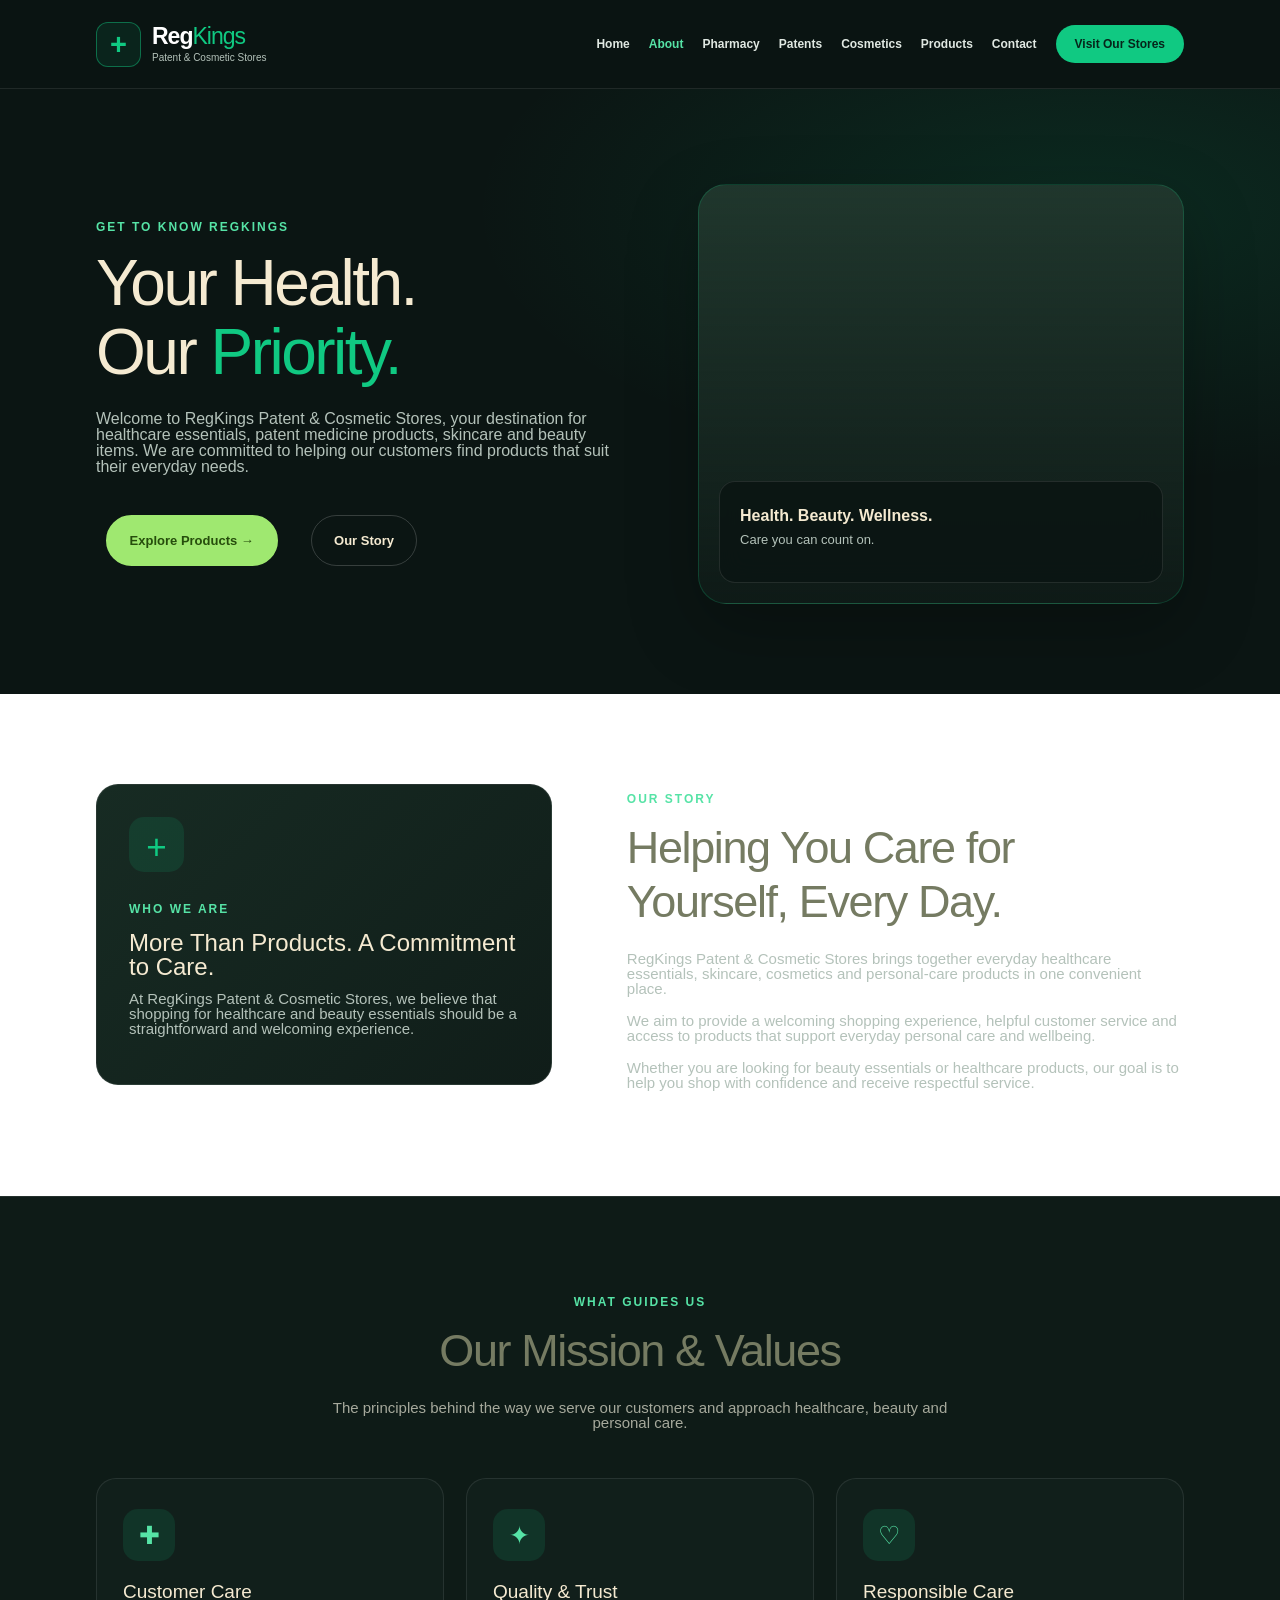
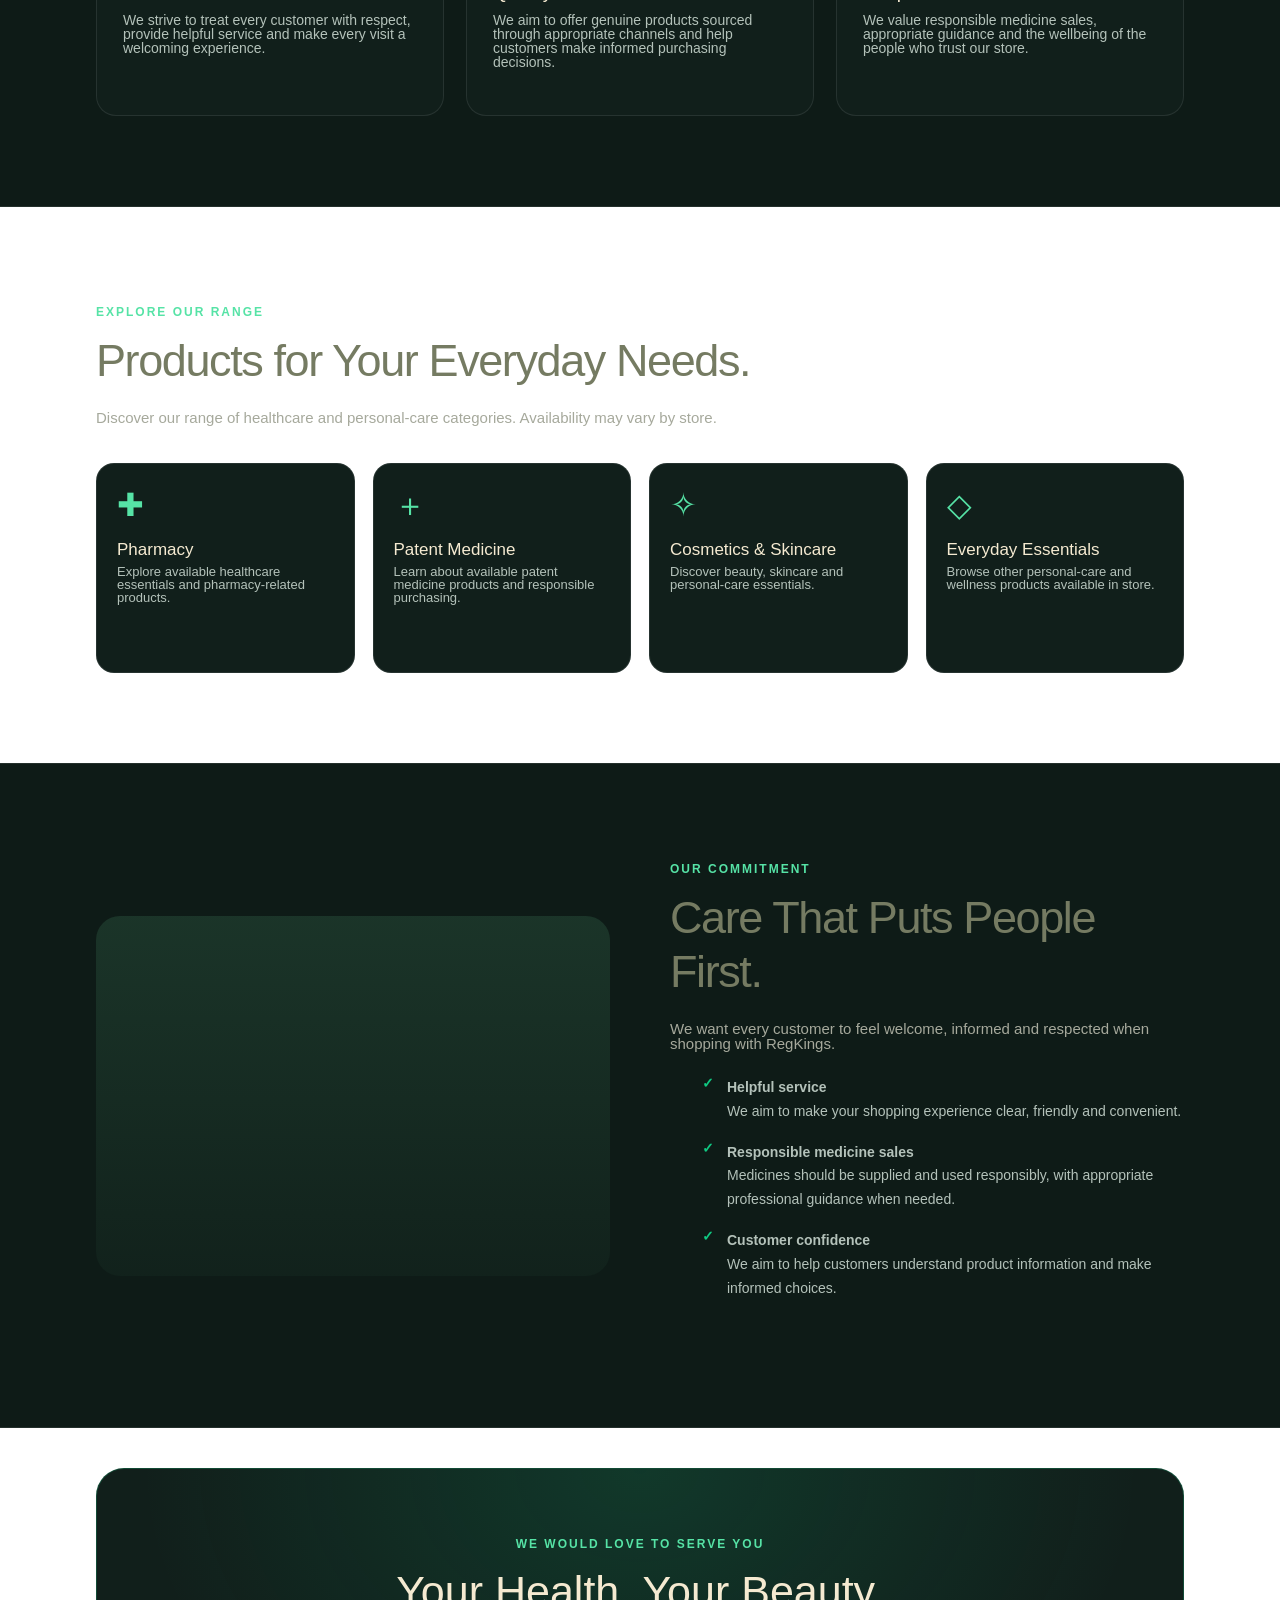
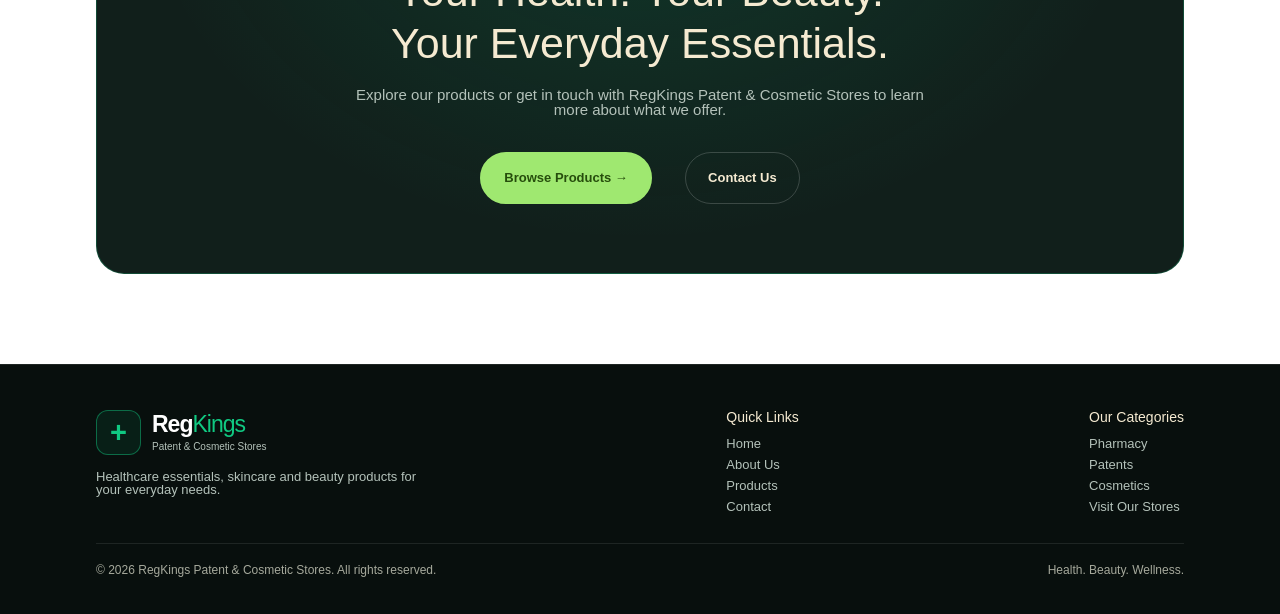
<file: about.html>
<!DOCTYPE html>
<html  >
<head>
  <!-- Site made with Mobirise Website Builder v6.0.6, https://mobirise.com -->
  <meta charset="UTF-8">
  <meta http-equiv="X-UA-Compatible" content="IE=edge">
  <meta name="generator" content="Mobirise v6.0.6, mobirise.com">
  <meta name="viewport" content="width=device-width, initial-scale=1, minimum-scale=1">
  <link rel="shortcut icon" href="assets/images/file-000000003c3081f4be8e1316f37bb81c-128x128.png" type="image/x-icon">
  <meta name="description" content="">
  
  
  <title>about</title>
  <link rel="stylesheet" href="assets/bootstrap/css/bootstrap.min.css">
  <link rel="stylesheet" href="assets/bootstrap/css/bootstrap-grid.min.css">
  <link rel="stylesheet" href="assets/bootstrap/css/bootstrap-reboot.min.css">
  <link rel="stylesheet" href="assets/animatecss/animate.css">
  <link rel="stylesheet" href="assets/theme/css/style.css">
  <link rel="preload" href="https://fonts.googleapis.com/css?family=Inter+Tight:100,200,300,400,500,600,700,800,900,100i,200i,300i,400i,500i,600i,700i,800i,900i&display=swap" as="style" onload="this.onload=null;this.rel='stylesheet'">
  <noscript><link rel="stylesheet" href="https://fonts.googleapis.com/css?family=Inter+Tight:100,200,300,400,500,600,700,800,900,100i,200i,300i,400i,500i,600i,700i,800i,900i&display=swap"></noscript>
  <link rel="preload" as="style" href="assets/mobirise/css/mbr-additional.css?v=lP61ty"><link rel="stylesheet" href="assets/mobirise/css/mbr-additional.css?v=lP61ty" type="text/css">

  
  
  
</head>
<body>
  
  <meta charset="UTF-8" class="cid-GG6RepFzS8" id="header09-c" data-rv-view="7"><meta name="viewport" content="width=device-width, initial-scale=1.0" class="cid-GG6RepFzS8" id="header09-c" data-rv-view="7"><meta name="theme-color" content="#0b1513" class="cid-GG6RepFzS8" id="header09-c" data-rv-view="7"><meta name="description" content="Learn about RegKings Patent &amp; Cosmetic Stores, our mission, healthcare essentials, skincare products and commitment to customer care." class="cid-GG6RepFzS8" id="header09-c" data-rv-view="7"><title class="cid-GG6RepFzS8" id="header09-c" data-rv-view="7">About Us | RegKings Patent &amp; Cosmetic Stores</title><style class="cid-GG6RepFzS8" id="header09-c" data-rv-view="7">
/* =========================
   REGKINGS WEBSITE STYLES
========================= */

:root {
  --background: #0b1513;
  --surface: #111f1b;
  --surface-light: #192923;
  --green: #10c982;
  --green-light: #56e3a6;
  --cream: #f5ead1;
  --white: #ffffff;
  --muted: #b4c2ba;
  --border: rgba(255,255,255,0.09);
}

* {
  margin: 0;
  padding: 0;
  box-sizing: border-box;
}

html {
  scroll-behavior: smooth;
  scroll-padding-top: 100px;
}

body {
  font-family: Arial, Helvetica, sans-serif;
  background: var(--background);
  color: var(--white);
  line-height: 1.7;
  overflow-x: hidden;
}

a {
  color: inherit;
  text-decoration: none;
}

button {
  font: inherit;
}

img {
  max-width: 100%;
  display: block;
}

.container {
  width: 90%;
  max-width: 1180px;
  margin: auto;
}

.section {
  padding: 90px 0;
}

.eyebrow {
  display: inline-block;
  color: var(--green-light);
  font-size: 12px;
  font-weight: 800;
  letter-spacing: 2px;
  text-transform: uppercase;
  margin-bottom: 16px;
}

.section-title {
  font-size: clamp(30px, 4vw, 45px);
  line-height: 1.2;
  letter-spacing: -1.4px;
  margin-bottom: 22px;
  color: var(--cream);
}

.section-description {
  color: var(--muted);
  max-width: 650px;
  font-size: 15px;
}

/* NAVIGATION */

.site-header {
  background: rgba(11, 21, 19, 0.97);
  border-bottom: 1px solid var(--border);
  position: sticky;
  top: 0;
  z-index: 1000;
  backdrop-filter: blur(14px);
}

.navbar {
  min-height: 88px;
  display: flex;
  align-items: center;
  justify-content: space-between;
  gap: 24px;
}

.brand {
  display: flex;
  align-items: center;
  gap: 11px;
  flex-shrink: 0;
}

.brand-icon {
  width: 45px;
  height: 45px;
  display: grid;
  place-items: center;
  color: var(--green);
  font-size: 29px;
  font-weight: bold;
  border: 1px solid rgba(16,201,130,0.45);
  background: rgba(16,201,130,0.09);
  border-radius: 12px;
}

.brand-name {
  font-size: 23px;
  font-weight: 800;
  letter-spacing: -1px;
  line-height: 1.2;
}

.brand-name span {
  color: var(--green);
}

.brand-caption {
  font-size: 10px;
  color: var(--muted);
  line-height: 1.5;
}

.nav-links {
  display: flex;
  align-items: center;
  gap: 19px;
}

.nav-links a {
  font-size: 12px;
  font-weight: 700;
  color: #e0e8e2;
  transition: color 0.25s ease;
}

.nav-links a:hover,
.nav-links a.active {
  color: var(--green-light);
}

.nav-links .store-link {
  padding: 13px 19px;
  background: var(--green);
  color: #06251a;
  border-radius: 30px;
  white-space: nowrap;
}

.nav-links .store-link:hover {
  background: var(--green-light);
}

.menu-toggle {
  display: none;
  width: 44px;
  height: 44px;
  background: var(--surface-light);
  border: 1px solid var(--border);
  color: white;
  border-radius: 10px;
  cursor: pointer;
  font-size: 24px;
}

/* HERO */

.about-hero {
  padding: 95px 0 90px;
  background:
    radial-gradient(
      ellipse at 85% 20%,
      rgba(16,201,130,0.12),
      transparent 40%
    ),
    var(--background);
}

.hero-grid {
  display: grid;
  grid-template-columns: 1.05fr 0.95fr;
  align-items: center;
  gap: 65px;
}

.hero-copy h1 {
  color: var(--cream);
  font-size: clamp(42px, 5vw, 65px);
  line-height: 1.08;
  letter-spacing: -2.5px;
  margin-bottom: 24px;
}

.hero-copy h1 span {
  color: var(--green);
}

.hero-copy p {
  max-width: 560px;
  color: var(--muted);
  font-size: 16px;
  margin-bottom: 30px;
}

.hero-actions {
  display: flex;
  flex-wrap: wrap;
  gap: 14px;
}

.btn {
  display: inline-flex;
  justify-content: center;
  align-items: center;
  padding: 14px 22px;
  border-radius: 30px;
  font-size: 13px;
  font-weight: 800;
  transition: 0.25s ease;
}

.btn-primary {
  color: #06251a;
  background: var(--green);
}

.btn-primary:hover {
  background: var(--green-light);
  transform: translateY(-2px);
}

.btn-outline {
  border: 1px solid rgba(255,255,255,0.18);
  color: var(--cream);
}

.btn-outline:hover {
  border-color: var(--green);
  color: var(--green-light);
}

.hero-visual {
  min-height: 420px;
  position: relative;
  border: 1px solid rgba(16,201,130,0.22);
  border-radius: 28px;
  overflow: hidden;
  background:
    linear-gradient(
      180deg,
      rgba(11,21,19,0.02),
      rgba(11,21,19,0.85)
    ),
    url("https://images.unsplash.com/photo-1608248543803-ba4f8c70ae0b?auto=format&fit=crop&w=1000&q=85")
    center / cover no-repeat,
    #20372d;
  box-shadow: 0 25px 70px rgba(0,0,0,0.25);
}

.hero-label {
  position: absolute;
  bottom: 20px;
  left: 20px;
  right: 20px;
  padding: 20px;
  border: 1px solid rgba(255,255,255,0.1);
  background: rgba(11,21,19,0.88);
  backdrop-filter: blur(12px);
  border-radius: 16px;
}

.hero-label strong {
  display: block;
  color: var(--cream);
  margin-bottom: 4px;
  font-size: 16px;
}

.hero-label p {
  color: var(--muted);
  font-size: 13px;
}

/* INTRODUCTION */

.intro-grid {
  display: grid;
  grid-template-columns: 0.9fr 1.1fr;
  gap: 75px;
  align-items: start;
}

.intro-panel {
  padding: 32px;
  background: linear-gradient(
    135deg,
    #172b23,
    #101d19
  );
  border: 1px solid var(--border);
  border-radius: 22px;
}

.intro-panel .big-plus {
  width: 55px;
  height: 55px;
  display: grid;
  place-items: center;
  background: rgba(16,201,130,0.12);
  border-radius: 15px;
  color: var(--green);
  font-size: 35px;
  margin-bottom: 22px;
}

.intro-panel h3 {
  font-size: 24px;
  color: var(--cream);
  margin-bottom: 12px;
}

.intro-panel p,
.intro-copy p {
  color: var(--muted);
  font-size: 15px;
}

.intro-copy p + p {
  margin-top: 17px;
}

.intro-copy .section-title {
  max-width: 530px;
}

/* MISSION AND VALUES */

.values-section {
  background: #0e1b17;
  border-top: 1px solid var(--border);
  border-bottom: 1px solid var(--border);
}

.center-heading {
  text-align: center;
  margin-bottom: 48px;
}

.center-heading .section-description {
  margin: 0 auto;
}

.values-grid {
  display: grid;
  grid-template-columns: repeat(3, 1fr);
  gap: 22px;
}

.value-card {
  padding: 30px 26px;
  background: var(--surface);
  border: 1px solid var(--border);
  border-radius: 20px;
  transition: transform 0.25s, border-color 0.25s;
}

.value-card:hover {
  transform: translateY(-5px);
  border-color: rgba(16,201,130,0.5);
}

.value-icon {
  display: grid;
  place-items: center;
  width: 52px;
  height: 52px;
  background: rgba(16,201,130,0.12);
  color: var(--green-light);
  border-radius: 15px;
  font-size: 25px;
  margin-bottom: 21px;
}

.value-card h3 {
  font-size: 19px;
  color: var(--cream);
  margin-bottom: 12px;
}

.value-card p {
  font-size: 14px;
  color: var(--muted);
}

/* PRODUCT CATEGORIES */

.categories-grid {
  display: grid;
  grid-template-columns: repeat(4, 1fr);
  gap: 18px;
  margin-top: 38px;
}

.category-card {
  min-height: 210px;
  padding: 25px 20px;
  border-radius: 18px;
  background: var(--surface);
  border: 1px solid var(--border);
  display: flex;
  flex-direction: column;
  justify-content: space-between;
  transition: 0.25s ease;
}

.category-card:hover {
  border-color: var(--green);
  background: var(--surface-light);
  transform: translateY(-4px);
}

.category-symbol {
  color: var(--green-light);
  font-size: 32px;
  margin-bottom: 20px;
}

.category-card h3 {
  font-size: 17px;
  color: var(--cream);
  margin-bottom: 7px;
}

.category-card p {
  font-size: 13px;
  color: var(--muted);
}

/* CUSTOMER CARE */

.care-grid {
  display: grid;
  grid-template-columns: 1fr 1fr;
  gap: 60px;
  align-items: center;
}

.care-visual {
  min-height: 360px;
  border-radius: 24px;
  overflow: hidden;
  background:
    linear-gradient(
      180deg,
      rgba(11,21,19,0.02),
      rgba(11,21,19,0.6)
    ),
    url("https://images.unsplash.com/photo-1576091160399-112ba8d25d1d?auto=format&fit=crop&w=1000&q=85")
    center / cover no-repeat,
    #1b3529;
}

.care-list {
  list-style: none;
  margin-top: 25px;
}

.care-list li {
  display: flex;
  gap: 13px;
  align-items: flex-start;
  margin-bottom: 17px;
  color: var(--muted);
  font-size: 14px;
}

.care-list li span {
  color: var(--green);
  font-weight: bold;
}

/* CALL TO ACTION */

.cta-section {
  padding: 40px 0 90px;
}

.cta-panel {
  text-align: center;
  padding: 60px 30px;
  border: 1px solid rgba(16,201,130,0.25);
  border-radius: 28px;
  background:
    radial-gradient(
      ellipse at top,
      rgba(16,201,130,0.15),
      transparent 65%
    ),
    #111f1b;
}

.cta-panel h2 {
  font-size: clamp(30px, 4vw, 43px);
  line-height: 1.2;
  color: var(--cream);
  margin-bottom: 17px;
}

.cta-panel p {
  max-width: 600px;
  margin: 0 auto 26px;
  color: var(--muted);
  font-size: 15px;
}

/* FOOTER */

.site-footer {
  padding: 45px 0 22px;
  background: #080f0d;
  border-top: 1px solid var(--border);
}

.footer-main {
  display: flex;
  justify-content: space-between;
  gap: 35px;
  flex-wrap: wrap;
  padding-bottom: 30px;
}

.footer-about {
  max-width: 340px;
}

.footer-about p {
  margin-top: 15px;
  color: var(--muted);
  font-size: 13px;
}

.footer-heading {
  font-size: 14px;
  color: var(--cream);
  margin-bottom: 13px;
}

.footer-links {
  display: flex;
  flex-direction: column;
  gap: 8px;
}

.footer-links a {
  font-size: 13px;
  color: var(--muted);
}

.footer-links a:hover {
  color: var(--green-light);
}

.footer-bottom {
  padding-top: 20px;
  border-top: 1px solid var(--border);
  color: #899a91;
  font-size: 12px;
  display: flex;
  justify-content: space-between;
  flex-wrap: wrap;
  gap: 10px;
}

/* RESPONSIVE DESIGN */

@media (max-width: 1050px) {
  .navbar {
    gap: 14px;
  }

  .nav-links {
    gap: 12px;
  }

  .nav-links a {
    font-size: 11px;
  }

  .brand-name {
    font-size: 21px;
  }

  .hero-grid {
    gap: 35px;
  }

  .categories-grid {
    grid-template-columns: repeat(2, 1fr);
  }
}

@media (max-width: 800px) {
  .section {
    padding: 65px 0;
  }

  .navbar {
    min-height: 76px;
  }

  .menu-toggle {
    display: block;
  }

  .nav-links {
    display: none;
    position: absolute;
    top: 76px;
    left: 0;
    right: 0;
    padding: 20px 5% 25px;
    background: #0d1915;
    border-bottom: 1px solid var(--border);
    flex-direction: column;
    align-items: stretch;
    gap: 0;
    max-height: calc(100vh - 76px);
    overflow-y: auto;
  }

  .nav-links.open {
    display: flex;
  }

  .nav-links a {
    display: block;
    padding: 12px 0;
    font-size: 14px;
    border-bottom: 1px solid var(--border);
  }

  .nav-links .store-link {
    margin-top: 14px;
    text-align: center;
    border: 0;
  }

  .about-hero {
    padding: 65px 0;
  }

  .hero-grid,
  .intro-grid,
  .care-grid {
    grid-template-columns: 1fr;
    gap: 35px;
  }

  .hero-copy h1 {
    font-size: clamp(42px, 9vw, 58px);
  }

  .hero-visual {
    min-height: 350px;
  }

  .intro-panel {
    padding: 25px;
  }

  .values-grid {
    grid-template-columns: 1fr;
  }

  .care-visual {
    min-height: 300px;
  }

  .cta-panel {
    padding: 45px 22px;
  }
}

@media (max-width: 480px) {
  .container {
    width: 90%;
  }

  .brand-icon {
    width: 40px;
    height: 40px;
  }

  .brand-name {
    font-size: 20px;
  }

  .brand-caption {
    font-size: 9px;
  }

  .hero-copy h1 {
    font-size: 42px;
    letter-spacing: -1.5px;
  }

  .hero-copy p {
    font-size: 14px;
  }

  .hero-visual {
    min-height: 290px;
    border-radius: 20px;
  }

  .categories-grid {
    grid-template-columns: 1fr;
  }

  .category-card {
    min-height: 170px;
  }

  .footer-main {
    flex-direction: column;
  }

  .footer-bottom {
    flex-direction: column;
  }
}

@media (prefers-reduced-motion: reduce) {
  html {
    scroll-behavior: auto;
  }

  *,
  *::before,
  *::after {
    transition-duration: 0.01ms !important;
  }
}
</style><header class="site-header cid-GG6RepFzS8" id="header09-c" data-rv-view="7">
  <div class="container navbar">

    <a class="brand" href="index.html" aria-label="RegKings Home">
      <div class="brand-icon">+</div>
      <div>
        <div class="brand-name">Reg<span>Kings</span></div>
        <div class="brand-caption">
          Patent &amp; Cosmetic Stores
        </div>
      </div>
    </a>

    <button class="menu-toggle" id="menuToggle" type="button" aria-label="Open navigation menu" aria-expanded="false" aria-controls="mainNavigation">☰</button>

    <nav class="nav-links" id="mainNavigation" aria-label="Main navigation">
      <a href="index.html">Home</a>
      <a href="about.html" class="active" aria-current="page">About</a>
      <a href="pharmacy.html">Pharmacy</a>
      <a href="patents.html">Patents</a>
      <a href="cosmetics.html">Cosmetics</a>
      <a href="products.html">Products</a>
      <a href="contact.html">Contact</a>
      <a href="stores.html" class="store-link">Visit Our Stores</a>
    </nav>

  </div>
</header><main class="cid-GG6RepFzS8" id="header09-c" data-rv-view="7">

  <!-- ABOUT HERO -->
  <section class="about-hero">
    <div class="container hero-grid">

      <div class="hero-copy">
        <span class="eyebrow">GET TO KNOW REGKINGS</span>

        <h1>
          Your Health.<br>
          Our <span>Priority.</span>
        </h1>

        <p>
          Welcome to RegKings Patent &amp; Cosmetic Stores,
          your destination for healthcare essentials, patent
          medicine products, skincare and beauty items.
          We are committed to helping our customers find
          products that suit their everyday needs.
        </p>

        <div class="hero-actions">
          <a href="products.html" class="btn btn-primary">
            Explore Products →
          </a>

          <a href="#our-story" class="btn btn-outline">
            Our Story
          </a>
        </div>
      </div>

      <div class="hero-visual" role="img" aria-label="Skincare and personal care products">
        <div class="hero-label">
          <strong>Health. Beauty. Wellness.</strong>
          <p>Care you can count on.</p>
        </div>
      </div>

    </div>
  </section>

  <!-- OUR STORY -->
  <section class="section" id="our-story">
    <div class="container intro-grid">

      <div class="intro-panel">
        <div class="big-plus">+</div>

        <span class="eyebrow">WHO WE ARE</span>

        <h3>More Than Products. A Commitment to Care.</h3>

        <p>
          At RegKings Patent &amp; Cosmetic Stores, we believe
          that shopping for healthcare and beauty essentials
          should be a straightforward and welcoming experience.
        </p>
      </div>

      <div class="intro-copy">
        <span class="eyebrow">OUR STORY</span>

        <h2 class="section-title">
          Helping You Care for Yourself, Every Day.
        </h2>

        <p>
          RegKings Patent &amp; Cosmetic Stores brings together
          everyday healthcare essentials, skincare, cosmetics
          and personal-care products in one convenient place.
        </p>

        <p>
          We aim to provide a welcoming shopping experience,
          helpful customer service and access to products that
          support everyday personal care and wellbeing.
        </p>

        <p>
          Whether you are looking for beauty essentials or
          healthcare products, our goal is to help you shop
          with confidence and receive respectful service.
        </p>
      </div>

    </div>
  </section>

  <!-- MISSION AND VALUES -->
  <section class="section values-section">
    <div class="container">

      <div class="center-heading">
        <span class="eyebrow">WHAT GUIDES US</span>
        <h2 class="section-title">Our Mission &amp; Values</h2>

        <p class="section-description">
          The principles behind the way we serve our customers
          and approach healthcare, beauty and personal care.
        </p>
      </div>

      <div class="values-grid">

        <article class="value-card">
          <div class="value-icon" aria-hidden="true">✚</div>
          <h3>Customer Care</h3>
          <p>
            We strive to treat every customer with respect,
            provide helpful service and make every visit
            a welcoming experience.
          </p>
        </article>

        <article class="value-card">
          <div class="value-icon" aria-hidden="true">✦</div>
          <h3>Quality &amp; Trust</h3>
          <p>
            We aim to offer genuine products sourced through
            appropriate channels and help customers make
            informed purchasing decisions.
          </p>
        </article>

        <article class="value-card">
          <div class="value-icon" aria-hidden="true">♡</div>
          <h3>Responsible Care</h3>
          <p>
            We value responsible medicine sales, appropriate
            guidance and the wellbeing of the people
            who trust our store.
          </p>
        </article>

      </div>
    </div>
  </section>

  <!-- WHAT WE OFFER -->
  <section class="section" id="what-we-offer">
    <div class="container">

      <span class="eyebrow">EXPLORE OUR RANGE</span>

      <h2 class="section-title">
        Products for Your Everyday Needs.
      </h2>

      <p class="section-description">
        Discover our range of healthcare and personal-care
        categories. Availability may vary by store.
      </p>

      <div class="categories-grid">

        <a href="pharmacy.html" class="category-card">
          <div>
            <div class="category-symbol" aria-hidden="true">✚</div>
            <h3>Pharmacy</h3>
            <p>
              Explore available healthcare essentials
              and pharmacy-related products.
            </p>
          </div>
        </a>

        <a href="patents.html" class="category-card">
          <div>
            <div class="category-symbol" aria-hidden="true">＋</div>
            <h3>Patent Medicine</h3>
            <p>
              Learn about available patent medicine
              products and responsible purchasing.
            </p>
          </div>
        </a>

        <a href="cosmetics.html" class="category-card">
          <div>
            <div class="category-symbol" aria-hidden="true">✧</div>
            <h3>Cosmetics &amp; Skincare</h3>
            <p>
              Discover beauty, skincare and
              personal-care essentials.
            </p>
          </div>
        </a>

        <a href="products.html" class="category-card">
          <div>
            <div class="category-symbol" aria-hidden="true">◇</div>
            <h3>Everyday Essentials</h3>
            <p>
              Browse other personal-care and
              wellness products available in store.
            </p>
          </div>
        </a>

      </div>
    </div>
  </section>

  <!-- CUSTOMER CARE -->
  <section class="section values-section">
    <div class="container care-grid">

      <div class="care-visual" role="img" aria-label="Healthcare professional in a clinical setting">
      </div>

      <div>
        <span class="eyebrow">OUR COMMITMENT</span>

        <h2 class="section-title">
          Care That Puts People First.
        </h2>

        <p class="section-description">
          We want every customer to feel welcome, informed
          and respected when shopping with RegKings.
        </p>

        <ul class="care-list">
          <li>
            <span>✓</span>
            <div>
              <strong>Helpful service</strong><br>
              We aim to make your shopping experience
              clear, friendly and convenient.
            </div>
          </li>

          <li>
            <span>✓</span>
            <div>
              <strong>Responsible medicine sales</strong><br>
              Medicines should be supplied and used
              responsibly, with appropriate professional
              guidance when needed.
            </div>
          </li>

          <li>
            <span>✓</span>
            <div>
              <strong>Customer confidence</strong><br>
              We aim to help customers understand product
              information and make informed choices.
            </div>
          </li>
        </ul>
      </div>

    </div>
  </section>

  <!-- CALL TO ACTION -->
  <section class="cta-section" id="visit-us">
    <div class="container">
      <div class="cta-panel">

        <span class="eyebrow">WE WOULD LOVE TO SERVE YOU</span>

        <h2>
          Your Health. Your Beauty.<br>
          Your Everyday Essentials.
        </h2>

        <p>
          Explore our products or get in touch with RegKings
          Patent &amp; Cosmetic Stores to learn more about
          what we offer.
        </p>

        <div class="hero-actions" style="justify-content:center;">
          <a href="products.html" class="btn btn-primary">
            Browse Products →
          </a>

          <a href="contact.html" class="btn btn-outline">
            Contact Us
          </a>
        </div>

      </div>
    </div>
  </section>

</main><footer class="site-footer cid-GG6RepFzS8" id="header09-c" data-rv-view="7">
  <div class="container">

    <div class="footer-main">

      <div class="footer-about">
        <a class="brand" href="index.html">
          <div class="brand-icon">+</div>
          <div>
            <div class="brand-name">
              Reg<span>Kings</span>
            </div>
            <div class="brand-caption">
              Patent &amp; Cosmetic Stores
            </div>
          </div>
        </a>

        <p>
          Healthcare essentials, skincare and beauty
          products for your everyday needs.
        </p>
      </div>

      <div>
        <h3 class="footer-heading">Quick Links</h3>
        <div class="footer-links">
          <a href="index.html">Home</a>
          <a href="about.html">About Us</a>
          <a href="products.html">Products</a>
          <a href="contact.html">Contact</a>
        </div>
      </div>

      <div>
        <h3 class="footer-heading">Our Categories</h3>
        <div class="footer-links">
          <a href="pharmacy.html">Pharmacy</a>
          <a href="patents.html">Patents</a>
          <a href="cosmetics.html">Cosmetics</a>
          <a href="stores.html">Visit Our Stores</a>
        </div>
      </div>

    </div>

    <div class="footer-bottom">
      <p>
        © <span id="currentYear"></span>
        RegKings Patent &amp; Cosmetic Stores.
        All rights reserved.
      </p>
      <p>Health. Beauty. Wellness.</p>
    </div>

  </div>
</footer><script class="cid-GG6RepFzS8" id="header09-c" data-rv-view="7">
/* =========================
   REGKINGS WEBSITE SCRIPT
========================= */

(function () {
  "use strict";

  var menuButton = document.getElementById("menuToggle");
  var navigation = document.getElementById("mainNavigation");

  // Mobile navigation menu
  if (menuButton && navigation) {

    menuButton.addEventListener("click", function () {
      var isOpen = navigation.classList.toggle("open");

      menuButton.setAttribute("aria-expanded", String(isOpen));

      menuButton.setAttribute(
        "aria-label",
        isOpen ? "Close navigation menu" : "Open navigation menu"
      );

      menuButton.textContent = isOpen ? "×" : "☰";
    });

    // Close the menu after a navigation link is selected
    var navLinks = navigation.querySelectorAll("a");

    navLinks.forEach(function (link) {
      link.addEventListener("click", function () {
        navigation.classList.remove("open");
        menuButton.setAttribute("aria-expanded", "false");
        menuButton.setAttribute("aria-label", "Open navigation menu");
        menuButton.textContent = "☰";
      });
    });

    // Close the menu when returning to desktop width
    window.addEventListener("resize", function () {
      if (window.innerWidth > 800) {
        navigation.classList.remove("open");
        menuButton.setAttribute("aria-expanded", "false");
        menuButton.setAttribute("aria-label", "Open navigation menu");
        menuButton.textContent = "☰";
      }
    });
  }

  // Automatically update the copyright year
  var yearElement = document.getElementById("currentYear");

  if (yearElement) {
    yearElement.textContent = new Date().getFullYear();
  }

})();
</script>


<script src="assets/bootstrap/js/bootstrap.bundle.min.js"></script>
  <script src="assets/smoothscroll/smooth-scroll.js"></script>
  <script src="assets/ytplayer/index.js"></script>
  <script src="assets/theme/js/script.js"></script>
  
  
  
 <div id="scrollToTop" class="scrollToTop mbr-arrow-up"><a style="text-align: center;"><i class="mbr-arrow-up-icon mbr-arrow-up-icon-cm cm-icon cm-icon-smallarrow-up"></i></a></div>
    <input name="animation" type="hidden">
  </body>
</html>
</file>
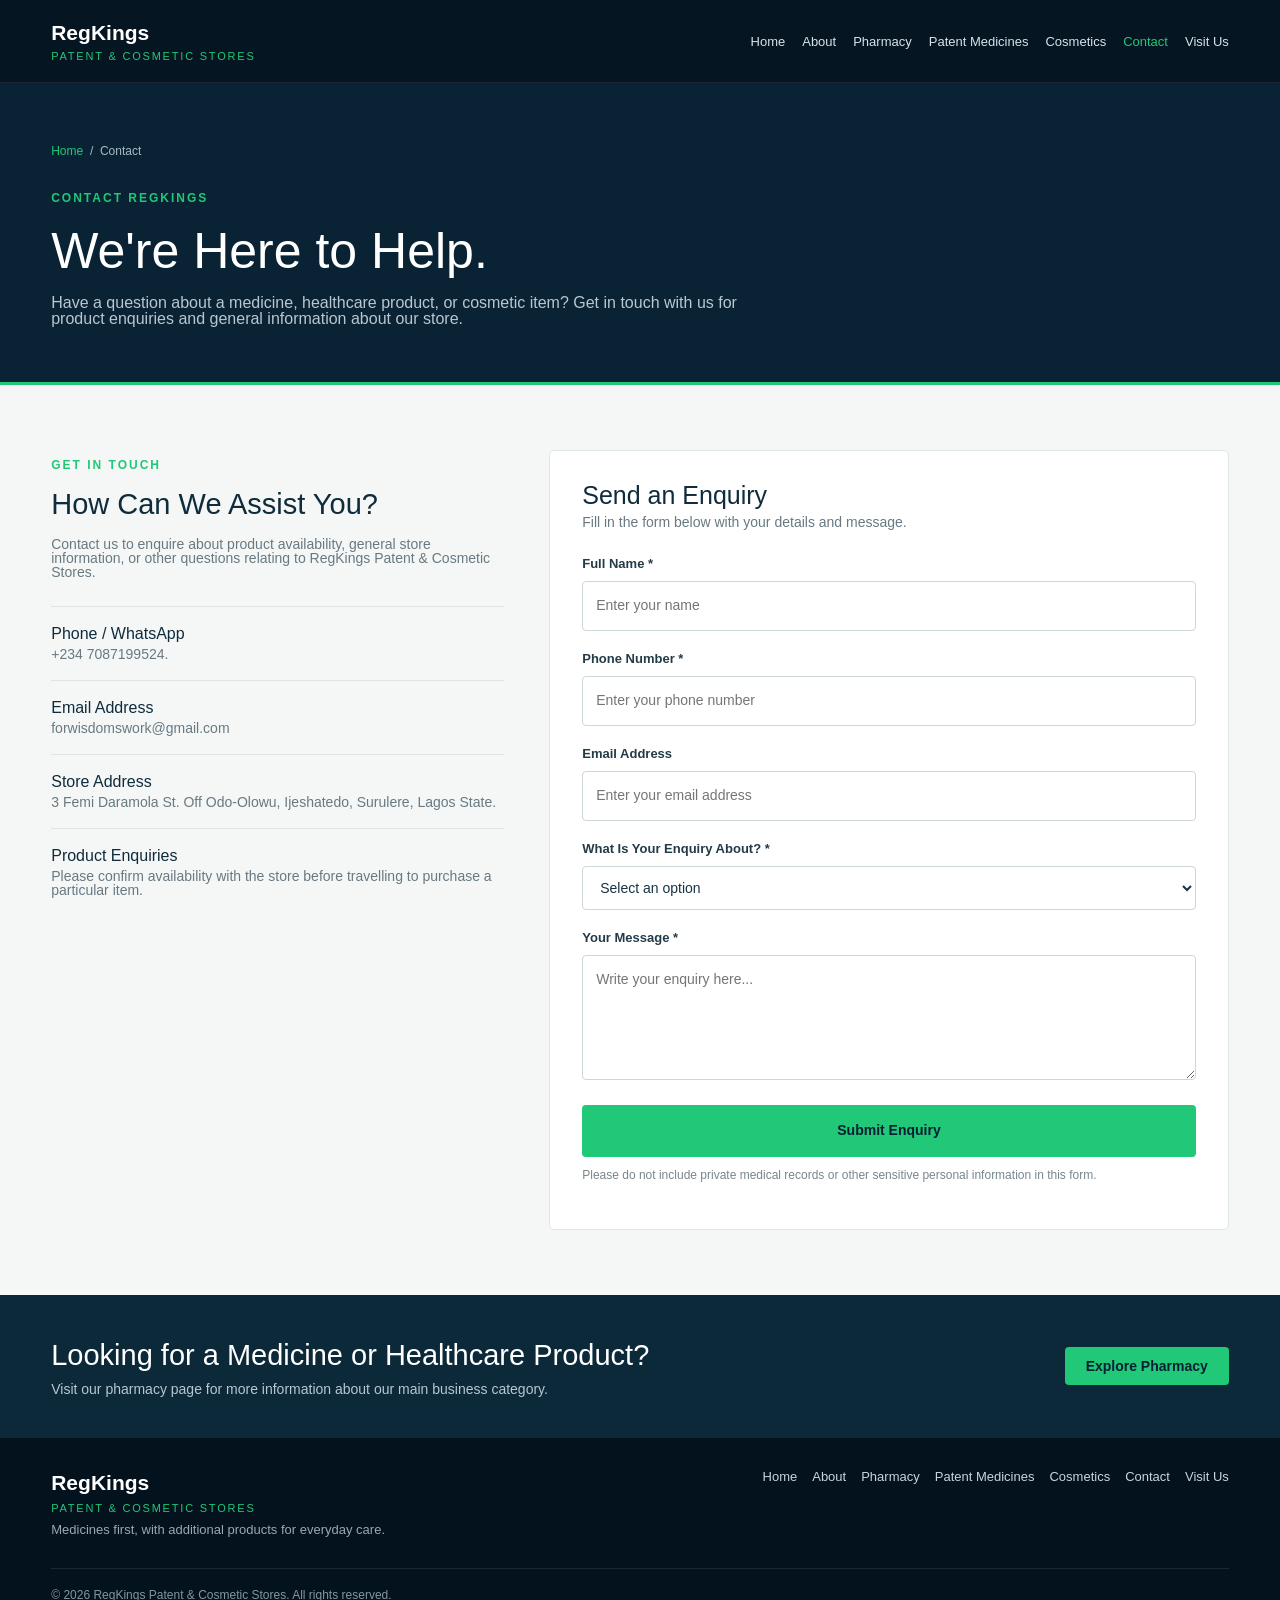
<file: contact.html>
<!DOCTYPE html>
<html  >
<head>
  <!-- Site made with Mobirise Website Builder v6.0.6, https://mobirise.com -->
  <meta charset="UTF-8">
  <meta http-equiv="X-UA-Compatible" content="IE=edge">
  <meta name="generator" content="Mobirise v6.0.6, mobirise.com">
  <meta name="viewport" content="width=device-width, initial-scale=1, minimum-scale=1">
  <link rel="shortcut icon" href="assets/images/file-000000003c3081f4be8e1316f37bb81c-128x128.png" type="image/x-icon">
  <meta name="description" content="">
  
  
  <title>contact</title>
  <link rel="stylesheet" href="assets/bootstrap/css/bootstrap.min.css">
  <link rel="stylesheet" href="assets/bootstrap/css/bootstrap-grid.min.css">
  <link rel="stylesheet" href="assets/bootstrap/css/bootstrap-reboot.min.css">
  <link rel="stylesheet" href="assets/animatecss/animate.css">
  <link rel="stylesheet" href="assets/theme/css/style.css">
  <link rel="preload" href="https://fonts.googleapis.com/css?family=Inter+Tight:100,200,300,400,500,600,700,800,900,100i,200i,300i,400i,500i,600i,700i,800i,900i&display=swap" as="style" onload="this.onload=null;this.rel='stylesheet'">
  <noscript><link rel="stylesheet" href="https://fonts.googleapis.com/css?family=Inter+Tight:100,200,300,400,500,600,700,800,900,100i,200i,300i,400i,500i,600i,700i,800i,900i&display=swap"></noscript>
  <link rel="preload" as="style" href="assets/mobirise/css/mbr-additional.css?v=qewQyY"><link rel="stylesheet" href="assets/mobirise/css/mbr-additional.css?v=qewQyY" type="text/css">

  
  
  
</head>
<body>
  
  <style class="cid-GG6Bzy9rhK" id="header09-a" data-rv-view="5">
/* REGKINGS CONTACT PAGE */
.regkings {
  --rk-navy: #071b2b;
  --rk-green: #20c878;
  --rk-white: #ffffff;
  --rk-muted: #b8c7d0;
  font-family: Arial, Helvetica, sans-serif;
  color: var(--rk-white);
  background: var(--rk-navy);
  line-height: 1.7;
  overflow: hidden;
}

.regkings * {
  box-sizing: border-box;
}

.regkings a {
  text-decoration: none;
}

.regkings .rk-container {
  width: 92%;
  max-width: 1180px;
  margin: auto;
}

/* HEADER */
.regkings .rk-nav {
  background: #061522;
  border-bottom: 1px solid rgba(255,255,255,.08);
  position: relative;
  z-index: 10;
}

.regkings .rk-nav-inner {
  min-height: 82px;
  display: flex;
  align-items: center;
  justify-content: space-between;
  gap: 20px;
}

.regkings .rk-brand {
  color: #fff;
  font-size: 21px;
  font-weight: 800;
  line-height: 1.25;
}

.regkings .rk-brand span {
  display: block;
  color: var(--rk-green);
  font-size: 11px;
  letter-spacing: 1.8px;
  margin-top: 5px;
}

.regkings .rk-menu {
  display: flex;
  align-items: center;
  gap: 17px;
}

.regkings .rk-menu a {
  color: #d8e2e8;
  font-size: 13px;
  transition: color .2s ease;
}

.regkings .rk-menu a:hover,
.regkings .rk-menu a.rk-active {
  color: var(--rk-green);
}

.regkings .rk-menu-btn {
  display: none;
  border: 1px solid #415566;
  border-radius: 5px;
  padding: 7px 12px;
  color: #fff;
  background: transparent;
  font-size: 22px;
  cursor: pointer;
}

/* PAGE INTRO */
.regkings .rk-intro {
  padding: 58px 0 55px;
  background: #0a2334;
  border-bottom: 3px solid var(--rk-green);
}

.regkings .rk-eyebrow {
  color: var(--rk-green);
  font-size: 12px;
  text-transform: uppercase;
  font-weight: 700;
  letter-spacing: 2px;
}

.regkings .rk-intro h1 {
  font-size: clamp(35px, 4.5vw, 50px);
  line-height: 1.15;
  color: #fff;
  margin: 12px 0 15px;
}

.regkings .rk-intro p {
  color: var(--rk-muted);
  max-width: 690px;
  margin: 0;
}

.regkings .rk-breadcrumb {
  color: #a9bac5;
  font-size: 12px;
  margin-bottom: 22px;
}

.regkings .rk-breadcrumb a {
  color: var(--rk-green);
}

/* MAIN LAYOUT */
.regkings .rk-contact-section {
  padding: 65px 0;
  background: #f5f7f6;
  color: #172e3a;
}

.regkings .rk-contact-grid {
  display: grid;
  grid-template-columns: .8fr 1.2fr;
  gap: 45px;
  align-items: start;
}

/* CONTACT INFORMATION */
.regkings .rk-contact-info h2 {
  font-size: 29px;
  line-height: 1.3;
  margin: 9px 0 13px;
  color: #102b3b;
}

.regkings .rk-contact-info > p {
  color: #687982;
  font-size: 14px;
  margin-bottom: 27px;
}

.regkings .rk-info-item {
  padding: 19px 0;
  border-top: 1px solid #dce5e0;
}

.regkings .rk-info-item h3 {
  color: #102b3b;
  font-size: 16px;
  margin: 0 0 5px;
}

.regkings .rk-info-item p {
  color: #687982;
  font-size: 14px;
  margin: 0;
}

.regkings .rk-info-item a {
  color: #12834f;
  overflow-wrap: anywhere;
}

.regkings .rk-info-item a:hover {
  text-decoration: underline;
}

/* CONTACT FORM */
.regkings .rk-form-card {
  background: #fff;
  border: 1px solid #e0e7e3;
  border-radius: 5px;
  padding: 32px;
}

.regkings .rk-form-card h2 {
  color: #102b3b;
  font-size: 25px;
  margin: 0 0 7px;
}

.regkings .rk-form-card > p {
  color: #687982;
  font-size: 14px;
  margin: 0 0 24px;
}

.regkings .rk-form-row {
  display: grid;
  grid-template-columns: 1fr 1fr;
  gap: 17px;
}

.regkings .rk-field {
  margin-bottom: 17px;
}

.regkings .rk-field label {
  display: block;
  color: #243b48;
  font-size: 13px;
  font-weight: 700;
  margin-bottom: 6px;
}

.regkings .rk-field input,
.regkings .rk-field select,
.regkings .rk-field textarea {
  width: 100%;
  border: 1px solid #ccd8d1;
  background: #fff;
  color: #173344;
  padding: 12px 13px;
  border-radius: 4px;
  font-family: inherit;
  font-size: 14px;
  outline: none;
}

.regkings .rk-field input:focus,
.regkings .rk-field select:focus,
.regkings .rk-field textarea:focus {
  border-color: #20a967;
  box-shadow: 0 0 0 2px rgba(32,200,120,.12);
}

.regkings .rk-field textarea {
  resize: vertical;
  min-height: 125px;
}

.regkings .rk-submit {
  width: 100%;
  border: 0;
  border-radius: 4px;
  padding: 14px 20px;
  background: var(--rk-green);
  color: #062033;
  font-family: inherit;
  font-size: 14px;
  font-weight: 700;
  cursor: pointer;
  transition: background .2s ease;
}

.regkings .rk-submit:hover {
  background: #47df96;
}

.regkings .rk-form-note {
  color: #77868e;
  font-size: 12px;
  margin-top: 12px;
}

/* MEDICINE ENQUIRY BANNER */
.regkings .rk-enquiry {
  padding: 42px 0;
  background: #0c293a;
}

.regkings .rk-enquiry-inner {
  display: flex;
  justify-content: space-between;
  align-items: center;
  gap: 25px;
}

.regkings .rk-enquiry h2 {
  color: #fff;
  font-size: clamp(22px, 3vw, 29px);
  line-height: 1.3;
  margin: 0 0 7px;
}

.regkings .rk-enquiry p {
  color: var(--rk-muted);
  font-size: 14px;
  margin: 0;
}

.regkings .rk-btn {
  display: inline-block;
  background: var(--rk-green);
  color: #062033;
  padding: 12px 21px;
  border-radius: 4px;
  font-size: 14px;
  font-weight: 700;
  white-space: nowrap;
}

/* FOOTER */
.regkings .rk-footer {
  padding: 32px 0 18px;
  background: #04121d;
}

.regkings .rk-footer-top {
  display: flex;
  align-items: flex-start;
  justify-content: space-between;
  flex-wrap: wrap;
  gap: 25px;
}

.regkings .rk-footer p {
  color: #96a9b4;
  font-size: 13px;
  margin: 9px 0;
}

.regkings .rk-footer-links {
  display: flex;
  flex-wrap: wrap;
  gap: 15px;
}

.regkings .rk-footer-links a {
  color: #c8d5dc;
  font-size: 13px;
}

.regkings .rk-footer-links a:hover {
  color: var(--rk-green);
}

.regkings .rk-copyright {
  margin-top: 23px;
  padding-top: 16px;
  border-top: 1px solid rgba(255,255,255,.09);
  color: #8297a3;
  font-size: 12px;
}

/* RESPONSIVE */
@media (max-width: 1000px) {
  .regkings .rk-menu {
    gap: 10px;
  }

  .regkings .rk-menu a {
    font-size: 12px;
  }

  .regkings .rk-contact-grid {
    gap: 28px;
  }

  .regkings .rk-form-card {
    padding: 25px;
  }
}

@media (max-width: 760px) {
  .regkings .rk-nav-inner {
    flex-wrap: wrap;
    padding: 14px 0;
  }

  .regkings .rk-menu-btn {
    display: block;
  }

  .regkings .rk-menu {
    display: none;
    width: 100%;
    flex-direction: column;
    align-items: stretch;
    gap: 0;
  }

  .regkings .rk-menu.rk-menu-open {
    display: flex;
  }

  .regkings .rk-menu a {
    padding: 10px 2px;
    border-top: 1px solid rgba(255,255,255,.07);
    font-size: 14px;
  }

  .regkings .rk-intro {
    padding: 42px 0;
  }

  .regkings .rk-contact-section {
    padding: 45px 0;
  }

  .regkings .rk-contact-grid {
    grid-template-columns: 1fr;
  }

  .regkings .rk-form-row {
    grid-template-columns: 1fr;
    gap: 0;
  }

  .regkings .rk-form-card {
    padding: 22px;
  }

  .regkings .rk-enquiry-inner {
    align-items: flex-start;
    flex-direction: column;
  }

  .regkings .rk-btn {
    white-space: normal;
  }
}
</style><div class="regkings cid-GG6Bzy9rhK" id="header09-a" data-rv-view="5">

  <!-- NAVIGATION -->
  <header class="rk-nav">
    <div class="rk-container rk-nav-inner">

      <a href="home.html" class="rk-brand">
        RegKings
        <span>PATENT &amp; COSMETIC STORES</span>
      </a>

      <button class="rk-menu-btn" type="button" aria-label="Toggle navigation" aria-expanded="false" onclick="(function(b){var m=b.parentElement.querySelector('.rk-menu');var o=m.classList.toggle('rk-menu-open');b.setAttribute('aria-expanded',o?'true':'false');})(this)">
        ☰
      </button>

      <nav class="rk-menu" aria-label="Main navigation">
        <a href="home.html">Home</a>
        <a href="about.html">About</a>
        <a href="pharmacy.html">Pharmacy</a>
        <a href="patents.html">Patent Medicines</a>
        <a href="cosmetics.html">Cosmetics</a>
        <a href="contact.html" class="rk-active">Contact</a>
        <a href="visit.html">Visit Us</a>
      </nav>

    </div>
  </header>

  <!-- INTRODUCTION -->
  <section data-bs-version="5.1" class="rk-intro">
    <div class="rk-container">

      <div class="rk-breadcrumb">
        <a href="home.html">Home</a> &nbsp;/&nbsp; Contact
      </div>

      <span class="rk-eyebrow">Contact RegKings</span>

      <h1>We're Here to Help.</h1>

      <p>
        Have a question about a medicine, healthcare product, or cosmetic
        item? Get in touch with us for product enquiries and general
        information about our store.
      </p>

    </div>
  </section>

  <!-- CONTACT INFORMATION AND FORM -->
  <section class="rk-contact-section">
    <div class="rk-container rk-contact-grid">

      <!-- CONTACT DETAILS -->
      <div class="rk-contact-info">
        <span class="rk-eyebrow">Get in Touch</span>

        <h2>How Can We Assist You?</h2>

        <p>
          Contact us to enquire about product availability, general store
          information, or other questions relating to RegKings Patent
          &amp; Cosmetic Stores.
        </p>

        <div class="rk-info-item">
          <h3>Phone / WhatsApp</h3>
          <p>+234 7087199524.
          </p>
        </div>

        <div class="rk-info-item">
          <h3>Email Address</h3>
          <p>
            forwisdomswork@gmail.com</p>
        </div>

        <div class="rk-info-item">
          <h3>Store Address</h3>
          <p>
            3 Femi Daramola St. Off Odo-Olowu, Ijeshatedo, Surulere, Lagos State.</p>
        </div>

        <div class="rk-info-item">
          <h3>Product Enquiries</h3>
          <p>
            Please confirm availability with the store before travelling
            to purchase a particular item.
          </p>
        </div>
      </div>

      <!-- CONTACT FORM -->
      <div class="rk-form-card">
        <h2>Send an Enquiry</h2>

        <p>
          Fill in the form below with your details and message.
        </p>

        <form id="rk-contact-form">

          <div class="rk-row">
            <div class="rk-field">
              <label for="rk-name">Full Name *</label>
              <input type="text" id="rk-name" name="name" placeholder="Enter your name" autocomplete="name" required="">
            </div>

            <div class="rk-field">
              <label for="rk-phone">Phone Number *</label>
              <input type="tel" id="rk-phone" name="phone" placeholder="Enter your phone number" autocomplete="tel" required="">
            </div>
          </div>

          <div class="rk-field">
            <label for="rk-email">Email Address</label>
            <input type="email" id="rk-email" name="email" placeholder="Enter your email address" autocomplete="email">
          </div>

          <div class="rk-field">
            <label for="rk-subject">What Is Your Enquiry About? *</label>
            <select id="rk-subject" name="subject" required="">
              <option value="">Select an option</option>
              <option value="Medicine enquiry">Medicine enquiry</option>
              <option value="Healthcare products">Healthcare products</option>
              <option value="Cosmetics and personal care">Cosmetics and personal care</option>
              <option value="Product availability">Product availability</option>
              <option value="Store information">Store information</option>
              <option value="Other enquiry">Other enquiry</option>
            </select>
          </div>

          <div class="rk-field">
            <label for="rk-message">Your Message *</label>
            <textarea id="rk-message" name="message" placeholder="Write your enquiry here..." required=""></textarea>
          </div>

          <button type="submit" class="rk-submit">
            Submit Enquiry
          </button>

          <p class="rk-form-note">
            Please do not include private medical records or other
            sensitive personal information in this form.
          </p>

          <p role="status" aria-live="polite" style="font-size:13px;color:#9a3c2f;margin-top:12px;">
          </p>

        </form>
      </div>

    </div>
  </section>

  <!-- MEDICINE ENQUIRY -->
  <section class="rk-enquiry">
    <div class="rk-container rk-enquiry-inner">

      <div>
        <h2>Looking for a Medicine or Healthcare Product?</h2>
        <p>
          Visit our pharmacy page for more information about our main
          business category.
        </p>
      </div>

      <a href="pharmacy.html" class="rk-btn">Explore Pharmacy</a>

    </div>
  </section>

  <!-- FOOTER -->
  <footer class="rk-footer">
    <div class="rk-container">

      <div class="rk-footer-top">
        <div>
          <a href="home.html" class="rk-brand">
            RegKings
            <span>PATENT &amp; COSMETIC STORES</span>
          </a>

          <p>
            Medicines first, with additional products for everyday care.
          </p>
        </div>

        <nav class="rk-footer-links" aria-label="Footer navigation">
          <a href="home.html">Home</a>
          <a href="about.html">About</a>
          <a href="pharmacy.html">Pharmacy</a>
          <a href="patents.html">Patent Medicines</a>
          <a href="cosmetics.html">Cosmetics</a>
          <a href="contact.html">Contact</a>
          <a href="visit.html">Visit Us</a>
        </nav>
      </div>

      <div class="rk-copyright">
        © <span id="rk-year">2026</span>
        RegKings Patent &amp; Cosmetic Stores. All rights reserved.
      </div>

    </div>
  </footer>

</div><script class="cid-GG6Bzy9rhK" id="header09-a" data-rv-view="5">
(function () {
  var year = document.getElementById("rk-year");

  if (year) {
    year.textContent = new Date().getFullYear();
  }

  var form = document.getElementById("rk-contact-form");
  var status = document.getElementById("rk-form-status");

  if (form && status) {
    form.addEventListener("submit", function (event) {
      event.preventDefault();

      status.style.color = "#9a3c2f";
      status.textContent =
        "This form is not connected to an email service yet. Your message has not been sent. Please contact the store using its official contact details.";
    });
  }
})();
</script>


<script src="assets/bootstrap/js/bootstrap.bundle.min.js"></script>
  <script src="assets/smoothscroll/smooth-scroll.js"></script>
  <script src="assets/ytplayer/index.js"></script>
  <script src="assets/theme/js/script.js"></script>
  
  
  
 <div id="scrollToTop" class="scrollToTop mbr-arrow-up"><a style="text-align: center;"><i class="mbr-arrow-up-icon mbr-arrow-up-icon-cm cm-icon cm-icon-smallarrow-up"></i></a></div>
    <input name="animation" type="hidden">
  </body>
</html>
</file>
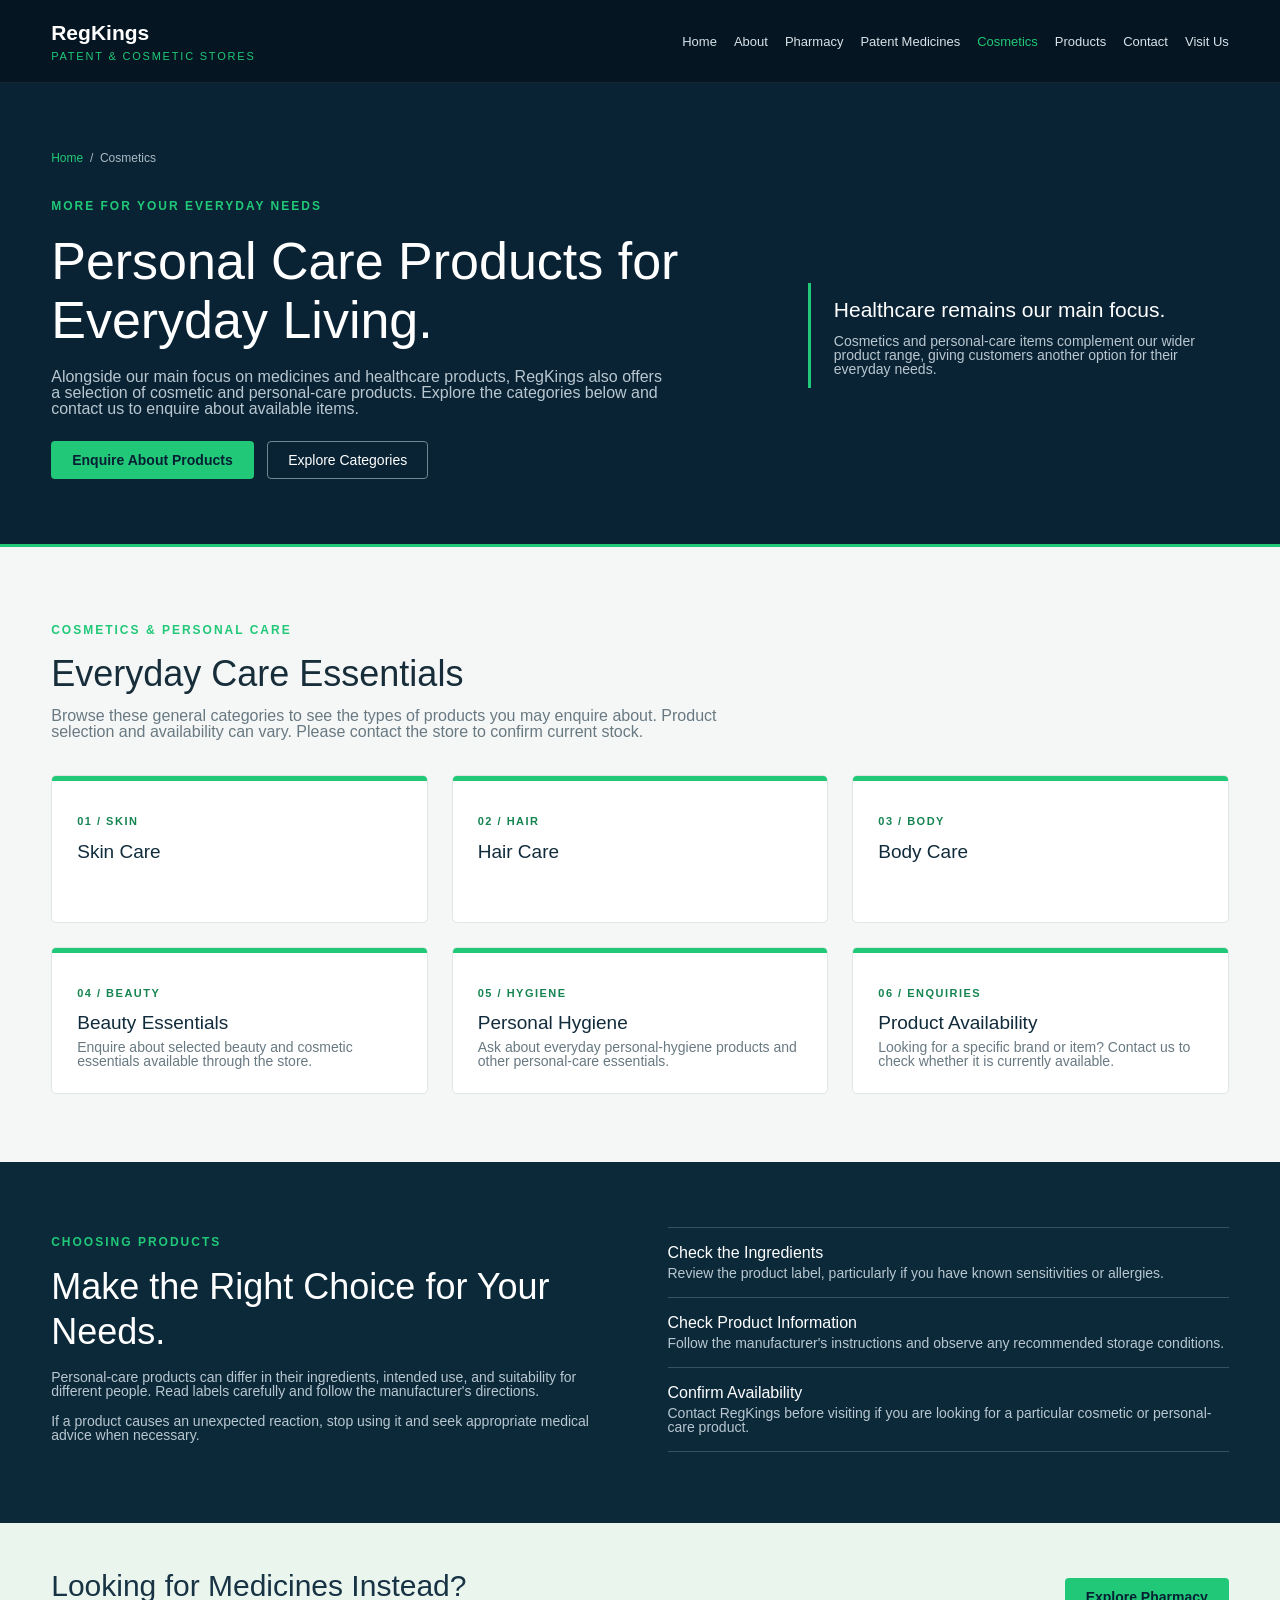
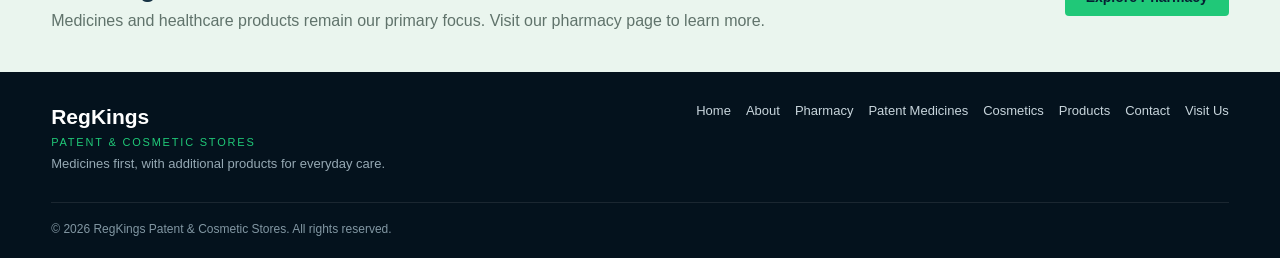
<file: cosmetics.html>
<!DOCTYPE html>
<html  >
<head>
  <!-- Site made with Mobirise Website Builder v6.0.6, https://mobirise.com -->
  <meta charset="UTF-8">
  <meta http-equiv="X-UA-Compatible" content="IE=edge">
  <meta name="generator" content="Mobirise v6.0.6, mobirise.com">
  <meta name="viewport" content="width=device-width, initial-scale=1, minimum-scale=1">
  <link rel="shortcut icon" href="assets/images/file-000000003c3081f4be8e1316f37bb81c-128x128.png" type="image/x-icon">
  <meta name="description" content="">
  
  
  <title>cosmetics</title>
  <link rel="stylesheet" href="assets/bootstrap/css/bootstrap.min.css">
  <link rel="stylesheet" href="assets/bootstrap/css/bootstrap-grid.min.css">
  <link rel="stylesheet" href="assets/bootstrap/css/bootstrap-reboot.min.css">
  <link rel="stylesheet" href="assets/animatecss/animate.css">
  <link rel="stylesheet" href="assets/theme/css/style.css">
  <link rel="preload" href="https://fonts.googleapis.com/css?family=Inter+Tight:100,200,300,400,500,600,700,800,900,100i,200i,300i,400i,500i,600i,700i,800i,900i&display=swap" as="style" onload="this.onload=null;this.rel='stylesheet'">
  <noscript><link rel="stylesheet" href="https://fonts.googleapis.com/css?family=Inter+Tight:100,200,300,400,500,600,700,800,900,100i,200i,300i,400i,500i,600i,700i,800i,900i&display=swap"></noscript>
  <link rel="preload" as="style" href="assets/mobirise/css/mbr-additional.css?v=FQxVBu"><link rel="stylesheet" href="assets/mobirise/css/mbr-additional.css?v=FQxVBu" type="text/css">

  
  
  
</head>
<body>
  
  <style class="cid-GG6BtiOQhw" id="header09-9" data-rv-view="4">
/* REGKINGS COSMETICS PAGE */
.regkings {
  --rk-navy: #071b2b;
  --rk-green: #20c878;
  --rk-white: #ffffff;
  --rk-muted: #b8c7d0;
  font-family: Arial, Helvetica, sans-serif;
  color: var(--rk-white);
  background: var(--rk-navy);
  line-height: 1.7;
  overflow: hidden;
}

.regkings * {
  box-sizing: border-box;
}

.regkings a {
  text-decoration: none;
}

.regkings .rk-container {
  width: 92%;
  max-width: 1180px;
  margin: auto;
}

/* NAVIGATION */
.regkings .rk-nav {
  background: #061522;
  border-bottom: 1px solid rgba(255,255,255,.08);
  position: relative;
  z-index: 10;
}

.regkings .rk-nav-inner {
  min-height: 82px;
  display: flex;
  align-items: center;
  justify-content: space-between;
  gap: 20px;
}

.regkings .rk-brand {
  color: #fff;
  font-size: 21px;
  font-weight: 800;
  line-height: 1.25;
}

.regkings .rk-brand span {
  display: block;
  color: var(--rk-green);
  font-size: 11px;
  letter-spacing: 1.8px;
  margin-top: 5px;
}

.regkings .rk-menu {
  display: flex;
  align-items: center;
  gap: 17px;
}

.regkings .rk-menu a {
  color: #d8e2e8;
  font-size: 13px;
  transition: color .2s ease;
}

.regkings .rk-menu a:hover,
.regkings .rk-menu a.rk-active {
  color: var(--rk-green);
}

.regkings .rk-menu-btn {
  display: none;
  border: 1px solid #415566;
  border-radius: 5px;
  padding: 7px 12px;
  color: #fff;
  background: transparent;
  font-size: 22px;
  cursor: pointer;
}

/* INTRODUCTION */
.regkings .rk-intro {
  padding: 65px 0;
  background: #0a2334;
  border-bottom: 3px solid var(--rk-green);
}

.regkings .rk-breadcrumb {
  color: #a9bac5;
  font-size: 12px;
  margin-bottom: 23px;
}

.regkings .rk-breadcrumb a {
  color: var(--rk-green);
}

.regkings .rk-intro-grid {
  display: grid;
  grid-template-columns: 1.25fr .75fr;
  align-items: center;
  gap: 55px;
}

.regkings .rk-eyebrow {
  color: var(--rk-green);
  font-size: 12px;
  text-transform: uppercase;
  font-weight: 700;
  letter-spacing: 2px;
}

.regkings .rk-intro h1 {
  font-size: clamp(35px, 4.5vw, 52px);
  line-height: 1.15;
  color: #fff;
  margin: 13px 0 18px;
}

.regkings .rk-intro p {
  color: var(--rk-muted);
  margin: 0 0 24px;
  max-width: 620px;
}

.regkings .rk-intro-note {
  border-left: 3px solid var(--rk-green);
  padding: 12px 0 12px 23px;
}

.regkings .rk-intro-note h3 {
  color: #fff;
  font-size: 21px;
  line-height: 1.4;
  margin: 0 0 10px;
}

.regkings .rk-intro-note p {
  font-size: 14px;
  margin: 0;
}

/* BUTTONS */
.regkings .rk-btn {
  display: inline-block;
  background: var(--rk-green);
  color: #062033;
  padding: 12px 21px;
  border-radius: 4px;
  font-size: 14px;
  font-weight: 700;
  transition: background .2s ease;
}

.regkings .rk-btn:hover {
  background: #47df96;
}

.regkings .rk-outline {
  display: inline-block;
  color: #fff;
  border: 1px solid #718592;
  padding: 11px 20px;
  border-radius: 4px;
  margin-left: 9px;
  font-size: 14px;
}

.regkings .rk-outline:hover {
  color: var(--rk-green);
  border-color: var(--rk-green);
}

/* COSMETICS CATEGORIES */
.regkings .rk-section {
  padding: 68px 0;
}

.regkings .rk-section-light {
  background: #f5f7f6;
  color: #172e3a;
}

.regkings .rk-section-heading {
  max-width: 730px;
  margin-bottom: 35px;
}

.regkings .rk-section-heading h2 {
  font-size: clamp(27px, 3.5vw, 36px);
  line-height: 1.25;
  margin: 9px 0 12px;
}

.regkings .rk-section-heading p {
  color: #697982;
  margin: 0;
}

.regkings .rk-category-grid {
  display: grid;
  grid-template-columns: repeat(3, minmax(0, 1fr));
  gap: 24px;
}

.regkings .rk-category {
  background: #fff;
  border: 1px solid #e0e6e2;
  border-radius: 5px;
  overflow: hidden;
  transition: border-color .2s ease;
}

.regkings .rk-category:hover {
  border-color: #8bcfae;
}

.regkings .rk-category-top {
  height: 5px;
  background: var(--rk-green);
}

.regkings .rk-category-content {
  padding: 25px;
}

.regkings .rk-category-label {
  color: #168451;
  font-size: 11px;
  font-weight: 800;
  letter-spacing: 1.5px;
  text-transform: uppercase;
}

.regkings .rk-category h3 {
  color: #102b3b;
  font-size: 19px;
  margin: 8px 0;
}

.regkings .rk-category p {
  color: #687982;
  font-size: 14px;
  margin: 0;
}

/* SHOPPING INFORMATION */
.regkings .rk-info {
  padding: 65px 0;
  background: #0c293a;
}

.regkings .rk-info-grid {
  display: grid;
  grid-template-columns: 1fr 1fr;
  gap: 55px;
  align-items: start;
}

.regkings .rk-info h2 {
  color: #fff;
  font-size: clamp(27px, 3.5vw, 36px);
  line-height: 1.25;
  margin: 10px 0 16px;
}

.regkings .rk-info p {
  color: var(--rk-muted);
  font-size: 14px;
}

.regkings .rk-info-list {
  border-top: 1px solid #365064;
}

.regkings .rk-info-item {
  padding: 17px 0;
  border-bottom: 1px solid #365064;
}

.regkings .rk-info-item h3 {
  color: #fff;
  font-size: 16px;
  margin: 0 0 5px;
}

.regkings .rk-info-item p {
  margin: 0;
}

/* MEDICINES FIRST */
.regkings .rk-medicines {
  padding: 43px 0;
  background: #eaf5ee;
  color: #173344;
}

.regkings .rk-medicines-inner {
  display: flex;
  justify-content: space-between;
  align-items: center;
  gap: 25px;
}

.regkings .rk-medicines h2 {
  font-size: clamp(23px, 3vw, 30px);
  line-height: 1.3;
  margin: 0 0 8px;
}

.regkings .rk-medicines p {
  color: #60736b;
  margin: 0;
}

/* FOOTER */
.regkings .rk-footer {
  padding: 32px 0 18px;
  background: #04121d;
}

.regkings .rk-footer-top {
  display: flex;
  align-items: flex-start;
  justify-content: space-between;
  flex-wrap: wrap;
  gap: 25px;
}

.regkings .rk-footer p {
  color: #96a9b4;
  font-size: 13px;
  margin: 9px 0;
}

.regkings .rk-footer-links {
  display: flex;
  flex-wrap: wrap;
  gap: 15px;
}

.regkings .rk-footer-links a {
  color: #c8d5dc;
  font-size: 13px;
}

.regkings .rk-footer-links a:hover {
  color: var(--rk-green);
}

.regkings .rk-copyright {
  margin-top: 23px;
  padding-top: 16px;
  border-top: 1px solid rgba(255,255,255,.09);
  color: #8297a3;
  font-size: 12px;
}

/* RESPONSIVE LAYOUT */
@media (max-width: 1000px) {
  .regkings .rk-menu {
    gap: 10px;
  }

  .regkings .rk-menu a {
    font-size: 12px;
  }

  .regkings .rk-category-grid {
    grid-template-columns: repeat(2, minmax(0, 1fr));
  }
}

@media (max-width: 760px) {
  .regkings .rk-nav-inner {
    flex-wrap: wrap;
    padding: 14px 0;
  }

  .regkings .rk-menu-btn {
    display: block;
  }

  .regkings .rk-menu {
    display: none;
    width: 100%;
    flex-direction: column;
    align-items: stretch;
    gap: 0;
  }

  .regkings .rk-menu.rk-menu-open {
    display: flex;
  }

  .regkings .rk-menu a {
    padding: 10px 2px;
    border-top: 1px solid rgba(255,255,255,.07);
    font-size: 14px;
  }

  .regkings .rk-intro {
    padding: 45px 0;
  }

  .regkings .rk-intro-grid,
  .regkings .rk-info-grid {
    grid-template-columns: 1fr;
    gap: 28px;
  }

  .regkings .rk-section {
    padding: 48px 0;
  }

  .regkings .rk-category-grid {
    grid-template-columns: 1fr;
  }

  .regkings .rk-medicines-inner {
    flex-direction: column;
    align-items: flex-start;
  }

  .regkings .rk-outline {
    margin: 12px 0 0;
  }
}
</style><div class="regkings cid-GG6BtiOQhw" id="header09-9" data-rv-view="4">

  <!-- NAVIGATION -->
  <header class="rk-nav">
    <div class="rk-container rk-nav-inner">

      <a href="home.html" class="rk-brand">
        RegKings
        <span>PATENT &amp; COSMETIC STORES</span>
      </a>

      <button class="rk-menu-btn" type="button" aria-label="Toggle navigation" aria-expanded="false" onclick="(function(b){var m=b.parentElement.querySelector('.rk-menu');var o=m.classList.toggle('rk-menu-open');b.setAttribute('aria-expanded',o?'true':'false');})(this)">
        ☰
      </button>

      <nav class="rk-menu" aria-label="Main navigation">
        <a href="home.html">Home</a>
        <a href="about.html">About</a>
        <a href="pharmacy.html">Pharmacy</a>
        <a href="patents.html">Patent Medicines</a>
        <a href="cosmetics.html" class="rk-active">Cosmetics</a>
        <a href="products.html">Products</a>
        <a href="contact.html">Contact</a>
        <a href="visit.html">Visit Us</a>
      </nav>

    </div>
  </header>

  <!-- INTRODUCTION -->
  <section data-bs-version="5.1" class="rk-intro">
    <div class="rk-container">

      <div class="rk-breadcrumb">
        <a href="home.html">Home</a> &nbsp;/&nbsp; Cosmetics
      </div>

      <div class="rk-intro-grid">
        <div>
          <span class="rk-eyebrow">More for Your Everyday Needs</span>

          <h1>Personal Care Products for Everyday Living.</h1>

          <p>
            Alongside our main focus on medicines and healthcare products,
            RegKings also offers a selection of cosmetic and personal-care
            products. Explore the categories below and contact us to enquire
            about available items.
          </p>

          <a href="contact.html" class="rk-btn">Enquire About Products</a>
          <a href="#rk-categories" class="rk-outline">Explore Categories</a>
        </div>

        <div class="rk-intro-note">
          <h3>Healthcare remains our main focus.</h3>
          <p>
            Cosmetics and personal-care items complement our wider product
            range, giving customers another option for their everyday needs.
          </p>
        </div>
      </div>

    </div>
  </section>

  <!-- COSMETICS CATEGORIES -->
  <section class="rk-section rk-section-light" id="rk-categories">
    <div class="rk-container">

      <div class="rk-section-heading">
        <span class="rk-eyebrow">Cosmetics &amp; Personal Care</span>
        <h2>Everyday Care Essentials</h2>
        <p>
          Browse these general categories to see the types of products you
          may enquire about. Product selection and availability can vary.
          Please contact the store to confirm current stock.
        </p>
      </div>

      <div class="rk-category-grid">

        <article class="rk-category">
          <div class="rk-category-top"></div>
          <div class="rk-category-content">
            <span class="rk-category-label">01 / Skin</span>
            <h3>Skin Care</h3>
            <p>
              Enquire about available skin moisturisers, cleansers, and
              other everyday skin-care products.
            </p>
          </div>
        </article>

        <article class="rk-category">
          <div class="rk-category-top"></div>
          <div class="rk-category-content">
            <span class="rk-category-label">02 / Hair</span>
            <h3>Hair Care</h3>
            <p>
              Ask about hair-care products and accessories that may be
              available in store.
            </p>
          </div>
        </article>

        <article class="rk-category">
          <div class="rk-category-top"></div>
          <div class="rk-category-content">
            <span class="rk-category-label">03 / Body</span>
            <h3>Body Care</h3>
            <p>
              Explore everyday body-care products, including items intended
              for regular personal hygiene.
            </p>
          </div>
        </article>

        <article class="rk-category">
          <div class="rk-category-top"></div>
          <div class="rk-category-content">
            <span class="rk-category-label">04 / Beauty</span>
            <h3>Beauty Essentials</h3>
            <p>
              Enquire about selected beauty and cosmetic essentials available
              through the store.
            </p>
          </div>
        </article>

        <article class="rk-category">
          <div class="rk-category-top"></div>
          <div class="rk-category-content">
            <span class="rk-category-label">05 / Hygiene</span>
            <h3>Personal Hygiene</h3>
            <p>
              Ask about everyday personal-hygiene products and other
              personal-care essentials.
            </p>
          </div>
        </article>

        <article class="rk-category">
          <div class="rk-category-top"></div>
          <div class="rk-category-content">
            <span class="rk-category-label">06 / Enquiries</span>
            <h3>Product Availability</h3>
            <p>
              Looking for a specific brand or item? Contact us to check
              whether it is currently available.
            </p>
          </div>
        </article>

      </div>
    </div>
  </section>

  <!-- CUSTOMER INFORMATION -->
  <section class="rk-info">
    <div class="rk-container rk-info-grid">

      <div>
        <span class="rk-eyebrow">Choosing Products</span>
        <h2>Make the Right Choice for Your Needs.</h2>
        <p>
          Personal-care products can differ in their ingredients, intended
          use, and suitability for different people. Read labels carefully
          and follow the manufacturer's directions.
        </p>
        <p>
          If a product causes an unexpected reaction, stop using it and seek
          appropriate medical advice when necessary.
        </p>
      </div>

      <div class="rk-info-list">

        <div class="rk-info-item">
          <h3>Check the Ingredients</h3>
          <p>
            Review the product label, particularly if you have known
            sensitivities or allergies.
          </p>
        </div>

        <div class="rk-info-item">
          <h3>Check Product Information</h3>
          <p>
            Follow the manufacturer's instructions and observe any
            recommended storage conditions.
          </p>
        </div>

        <div class="rk-info-item">
          <h3>Confirm Availability</h3>
          <p>
            Contact RegKings before visiting if you are looking for a
            particular cosmetic or personal-care product.
          </p>
        </div>

      </div>
    </div>
  </section>

  <!-- MEDICINES REMAIN THE MAIN BUSINESS -->
  <section class="rk-medicines">
    <div class="rk-container rk-medicines-inner">

      <div>
        <h2>Looking for Medicines Instead?</h2>
        <p>
          Medicines and healthcare products remain our primary focus.
          Visit our pharmacy page to learn more.
        </p>
      </div>

      <a href="pharmacy.html" class="rk-btn">Explore Pharmacy</a>

    </div>
  </section>

  <!-- FOOTER -->
  <footer class="rk-footer">
    <div class="rk-container">

      <div class="rk-footer-top">
        <div>
          <a href="home.html" class="rk-brand">
            RegKings
            <span>PATENT &amp; COSMETIC STORES</span>
          </a>
          <p>
            Medicines first, with additional products for everyday care.
          </p>
        </div>

        <nav class="rk-footer-links" aria-label="Footer navigation">
          <a href="home.html">Home</a>
          <a href="about.html">About</a>
          <a href="pharmacy.html">Pharmacy</a>
          <a href="patents.html">Patent Medicines</a>
          <a href="cosmetics.html">Cosmetics</a>
          <a href="products.html">Products</a>
          <a href="contact.html">Contact</a>
          <a href="visit.html">Visit Us</a>
        </nav>
      </div>

      <div class="rk-copyright">
        © <span id="rk-year">2026</span>
        RegKings Patent &amp; Cosmetic Stores. All rights reserved.
      </div>

    </div>
  </footer>

</div><script class="cid-GG6BtiOQhw" id="header09-9" data-rv-view="4">
(function () {
  var year = document.getElementById("rk-year");

  if (year) {
    year.textContent = new Date().getFullYear();
  }
})();
</script>


<script src="assets/bootstrap/js/bootstrap.bundle.min.js"></script>
  <script src="assets/smoothscroll/smooth-scroll.js"></script>
  <script src="assets/ytplayer/index.js"></script>
  <script src="assets/theme/js/script.js"></script>
  
  
  
 <div id="scrollToTop" class="scrollToTop mbr-arrow-up"><a style="text-align: center;"><i class="mbr-arrow-up-icon mbr-arrow-up-icon-cm cm-icon cm-icon-smallarrow-up"></i></a></div>
    <input name="animation" type="hidden">
  </body>
</html>
</file>
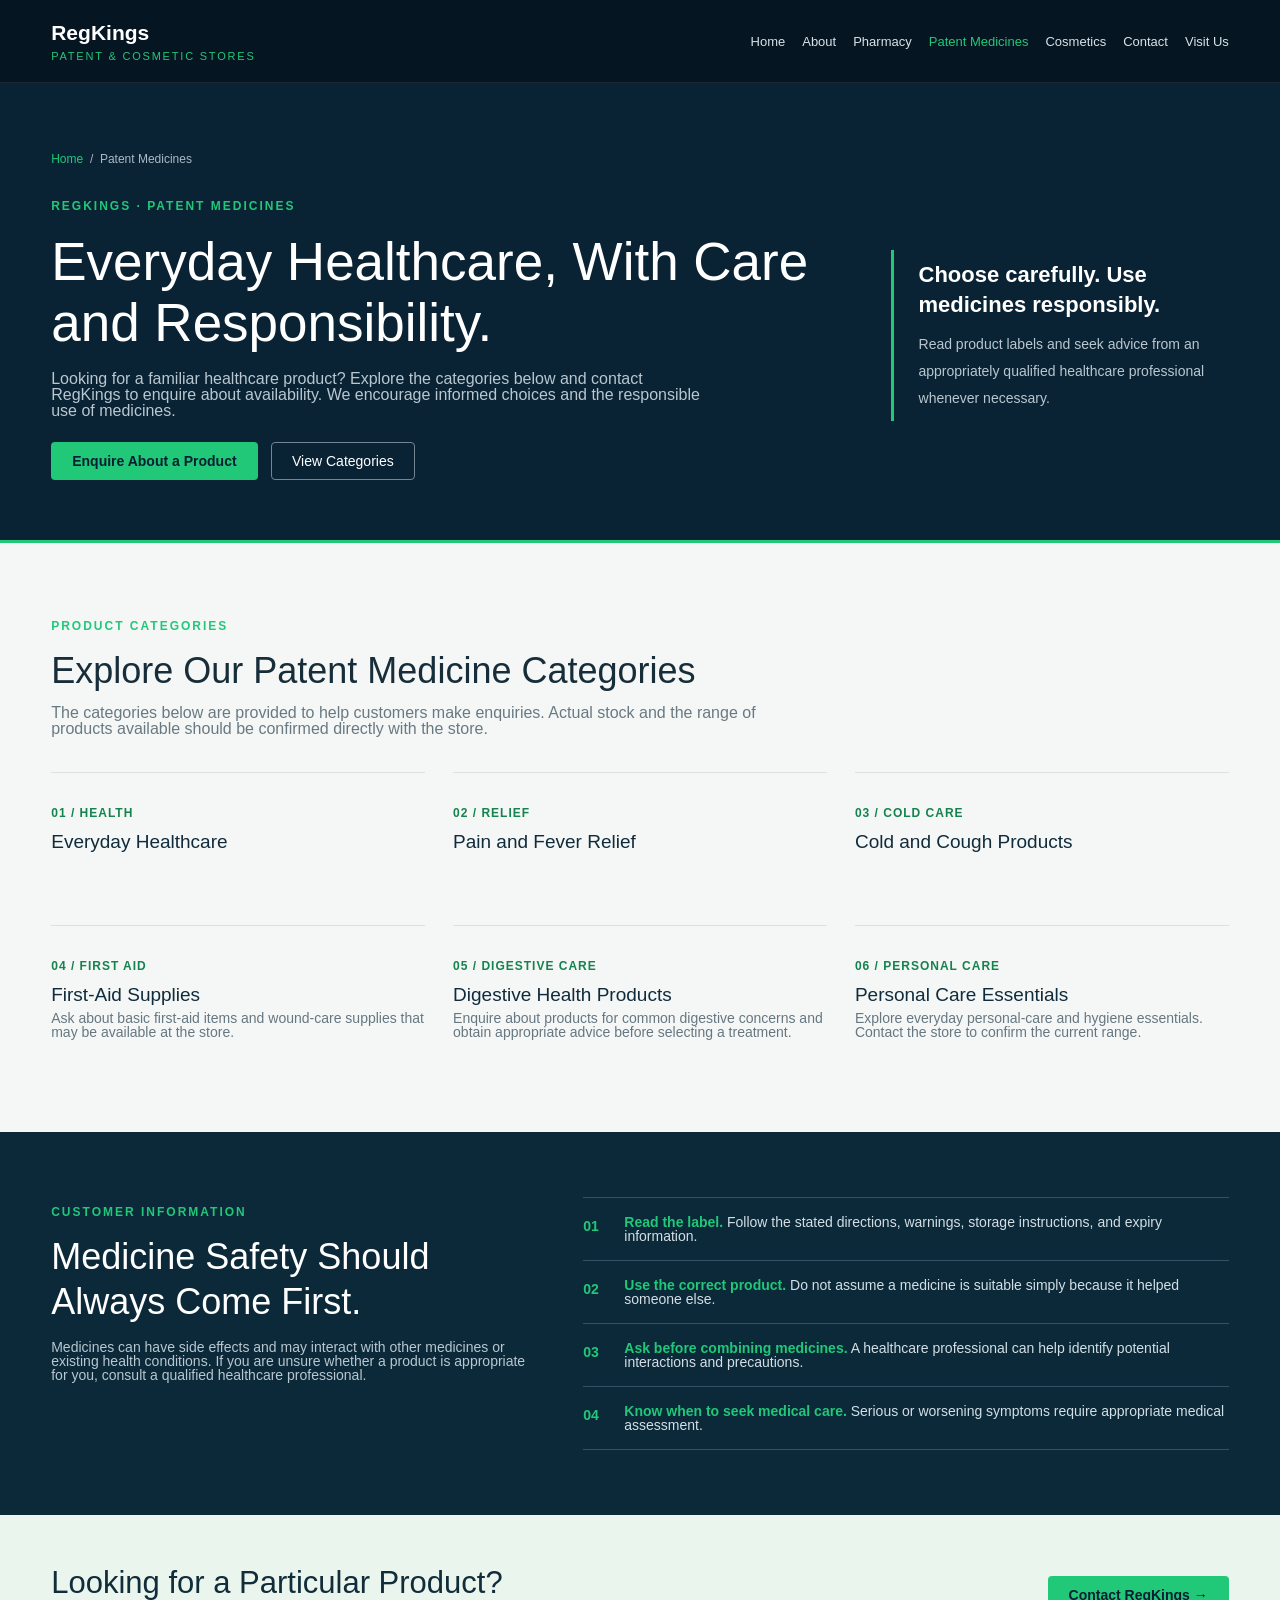
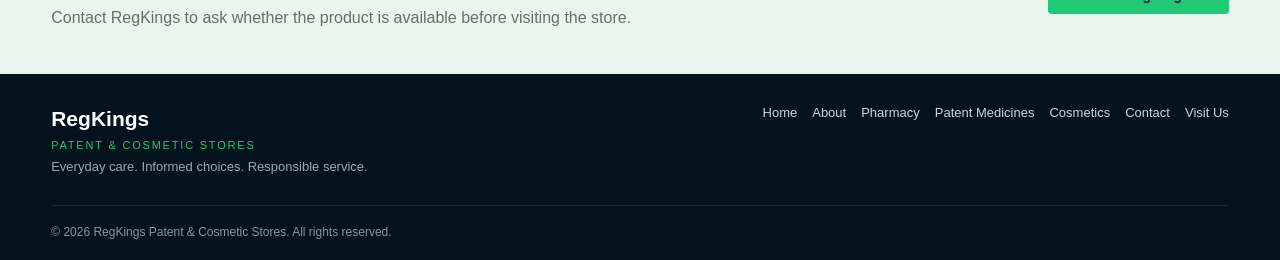
<file: patents.html>
<!DOCTYPE html>
<html  >
<head>
  <!-- Site made with Mobirise Website Builder v6.0.6, https://mobirise.com -->
  <meta charset="UTF-8">
  <meta http-equiv="X-UA-Compatible" content="IE=edge">
  <meta name="generator" content="Mobirise v6.0.6, mobirise.com">
  <meta name="viewport" content="width=device-width, initial-scale=1, minimum-scale=1">
  <link rel="shortcut icon" href="assets/images/file-000000003c3081f4be8e1316f37bb81c-128x128.png" type="image/x-icon">
  <meta name="description" content="">
  
  
  <title>patents</title>
  <link rel="stylesheet" href="assets/bootstrap/css/bootstrap.min.css">
  <link rel="stylesheet" href="assets/bootstrap/css/bootstrap-grid.min.css">
  <link rel="stylesheet" href="assets/bootstrap/css/bootstrap-reboot.min.css">
  <link rel="stylesheet" href="assets/animatecss/animate.css">
  <link rel="stylesheet" href="assets/theme/css/style.css">
  <link rel="preload" href="https://fonts.googleapis.com/css?family=Inter+Tight:100,200,300,400,500,600,700,800,900,100i,200i,300i,400i,500i,600i,700i,800i,900i&display=swap" as="style" onload="this.onload=null;this.rel='stylesheet'">
  <noscript><link rel="stylesheet" href="https://fonts.googleapis.com/css?family=Inter+Tight:100,200,300,400,500,600,700,800,900,100i,200i,300i,400i,500i,600i,700i,800i,900i&display=swap"></noscript>
  <link rel="preload" as="style" href="assets/mobirise/css/mbr-additional.css?v=TGzkeH"><link rel="stylesheet" href="assets/mobirise/css/mbr-additional.css?v=TGzkeH" type="text/css">

  
  
  
</head>
<body>
  
  <style class="cid-GG6BpssD3O" id="header09-8" data-rv-view="3">
/* REGKINGS PATENT MEDICINES PAGE */
.regkings {
  --rk-navy: #071b2b;
  --rk-green: #20c878;
  --rk-white: #ffffff;
  --rk-muted: #b8c7d0;
  font-family: Arial, Helvetica, sans-serif;
  color: var(--rk-white);
  background: var(--rk-navy);
  line-height: 1.7;
  overflow: hidden;
}

.regkings * {
  box-sizing: border-box;
}

.regkings a {
  text-decoration: none;
}

.regkings .rk-container {
  width: 92%;
  max-width: 1180px;
  margin: auto;
}

/* HEADER */
.regkings .rk-nav {
  background: #061522;
  border-bottom: 1px solid rgba(255,255,255,.08);
  position: relative;
  z-index: 10;
}

.regkings .rk-nav-inner {
  min-height: 82px;
  display: flex;
  align-items: center;
  justify-content: space-between;
  gap: 20px;
}

.regkings .rk-brand {
  color: #fff;
  font-size: 21px;
  font-weight: 800;
  line-height: 1.25;
}

.regkings .rk-brand span {
  display: block;
  color: var(--rk-green);
  font-size: 11px;
  letter-spacing: 1.8px;
  margin-top: 5px;
}

.regkings .rk-menu {
  display: flex;
  align-items: center;
  gap: 17px;
}

.regkings .rk-menu a {
  color: #d8e2e8;
  font-size: 13px;
  transition: color .2s ease;
}

.regkings .rk-menu a:hover,
.regkings .rk-menu a.rk-active {
  color: var(--rk-green);
}

.regkings .rk-menu-btn {
  display: none;
  border: 1px solid #415566;
  border-radius: 5px;
  padding: 7px 12px;
  color: #fff;
  background: transparent;
  font-size: 22px;
  cursor: pointer;
}

/* PAGE INTRODUCTION */
.regkings .rk-page-intro {
  padding: 66px 0 60px;
  background: #0a2334;
  border-bottom: 3px solid var(--rk-green);
}

.regkings .rk-breadcrumb {
  font-size: 12px;
  color: #a9bac5;
  margin-bottom: 22px;
}

.regkings .rk-breadcrumb a {
  color: var(--rk-green);
}

.regkings .rk-intro-grid {
  display: grid;
  grid-template-columns: 1.4fr .6fr;
  align-items: center;
  gap: 50px;
}

.regkings .rk-eyebrow {
  color: var(--rk-green);
  font-size: 12px;
  text-transform: uppercase;
  font-weight: 700;
  letter-spacing: 2px;
}

.regkings .rk-page-intro h1 {
  color: #fff;
  font-size: clamp(34px, 4.5vw, 53px);
  line-height: 1.15;
  margin: 13px 0 18px;
}

.regkings .rk-page-intro p {
  color: var(--rk-muted);
  max-width: 650px;
  margin: 0 0 23px;
}

.regkings .rk-intro-mark {
  border-left: 3px solid var(--rk-green);
  padding: 10px 0 10px 25px;
}

.regkings .rk-intro-mark strong {
  display: block;
  font-size: 22px;
  color: #fff;
  line-height: 1.35;
  margin-bottom: 10px;
}

.regkings .rk-intro-mark span {
  color: var(--rk-muted);
  font-size: 14px;
}

/* BUTTONS */
.regkings .rk-btn {
  display: inline-block;
  background: var(--rk-green);
  color: #062033;
  padding: 12px 21px;
  border-radius: 4px;
  font-size: 14px;
  font-weight: 700;
  transition: background .2s ease;
}

.regkings .rk-btn:hover {
  background: #47df96;
}

.regkings .rk-outline-btn {
  display: inline-block;
  border: 1px solid #718592;
  color: #fff;
  padding: 11px 20px;
  border-radius: 4px;
  margin-left: 9px;
  font-size: 14px;
}

.regkings .rk-outline-btn:hover {
  border-color: var(--rk-green);
  color: var(--rk-green);
}

/* PRODUCT CATEGORIES */
.regkings .rk-section {
  padding: 68px 0;
}

.regkings .rk-section-light {
  background: #f5f7f6;
  color: #172e3a;
}

.regkings .rk-section-heading {
  max-width: 740px;
  margin-bottom: 35px;
}

.regkings .rk-section-heading h2 {
  color: inherit;
  font-size: clamp(27px, 3.5vw, 36px);
  line-height: 1.25;
  margin: 9px 0 12px;
}

.regkings .rk-section-heading p {
  color: #697982;
  margin: 0;
}

.regkings .rk-product-grid {
  display: grid;
  grid-template-columns: repeat(3, minmax(0, 1fr));
  gap: 0 28px;
}

.regkings .rk-product {
  padding: 25px 0;
  border-top: 1px solid #d9e2de;
}

.regkings .rk-product-number {
  color: #14834e;
  font-size: 12px;
  font-weight: 800;
  letter-spacing: 1px;
}

.regkings .rk-product h3 {
  color: #102b3b;
  font-size: 19px;
  margin: 7px 0;
}

.regkings .rk-product p {
  color: #667781;
  font-size: 14px;
  margin: 0;
}

/* RESPONSIBLE USE */
.regkings .rk-guidance {
  padding: 65px 0;
  background: #0c293a;
}

.regkings .rk-guidance-grid {
  display: grid;
  grid-template-columns: .85fr 1.15fr;
  gap: 55px;
  align-items: start;
}

.regkings .rk-guidance h2 {
  color: #fff;
  font-size: clamp(27px, 3.5vw, 36px);
  line-height: 1.25;
  margin: 10px 0 16px;
}

.regkings .rk-guidance p {
  color: var(--rk-muted);
  font-size: 14px;
}

.regkings .rk-guidance-list {
  border-top: 1px solid #365064;
}

.regkings .rk-guidance-item {
  display: flex;
  gap: 16px;
  padding: 17px 0;
  border-bottom: 1px solid #365064;
}

.regkings .rk-guidance-item strong {
  color: var(--rk-green);
  font-size: 14px;
  min-width: 25px;
}

.regkings .rk-guidance-item p {
  color: #d3dfe5;
  margin: 0;
}

/* ENQUIRY BANNER */
.regkings .rk-enquiry {
  padding: 48px 0;
  background: #eaf5ee;
  color: #122d3a;
}

.regkings .rk-enquiry-inner {
  display: flex;
  align-items: center;
  justify-content: space-between;
  gap: 25px;
}

.regkings .rk-enquiry h2 {
  font-size: clamp(23px, 3vw, 31px);
  margin: 0 0 7px;
  line-height: 1.3;
}

.regkings .rk-enquiry p {
  color: #60736b;
  margin: 0;
}

.regkings .rk-enquiry .rk-btn {
  flex-shrink: 0;
}

/* FOOTER */
.regkings .rk-footer {
  padding: 32px 0 18px;
  background: #04121d;
}

.regkings .rk-footer-top {
  display: flex;
  align-items: flex-start;
  justify-content: space-between;
  flex-wrap: wrap;
  gap: 25px;
}

.regkings .rk-footer p {
  color: #96a9b4;
  font-size: 13px;
  margin: 9px 0;
}

.regkings .rk-footer-links {
  display: flex;
  flex-wrap: wrap;
  gap: 15px;
}

.regkings .rk-footer-links a {
  color: #c8d5dc;
  font-size: 13px;
}

.regkings .rk-footer-links a:hover {
  color: var(--rk-green);
}

.regkings .rk-copyright {
  margin-top: 23px;
  padding-top: 16px;
  border-top: 1px solid rgba(255,255,255,.09);
  color: #8297a3;
  font-size: 12px;
}

/* MOBILE MENU AND LAYOUT */
@media (max-width: 1000px) {
  .regkings .rk-menu {
    gap: 10px;
  }

  .regkings .rk-menu a {
    font-size: 12px;
  }

  .regkings .rk-product-grid {
    grid-template-columns: repeat(2, minmax(0, 1fr));
  }
}

@media (max-width: 760px) {
  .regkings .rk-nav-inner {
    flex-wrap: wrap;
    padding: 14px 0;
  }

  .regkings .rk-menu-btn {
    display: block;
  }

  .regkings .rk-menu {
    display: none;
    width: 100%;
    flex-direction: column;
    align-items: stretch;
    gap: 0;
  }

  .regkings .rk-menu.rk-menu-open {
    display: flex;
  }

  .regkings .rk-menu a {
    padding: 10px 2px;
    border-top: 1px solid rgba(255,255,255,.07);
    font-size: 14px;
  }

  .regkings .rk-page-intro {
    padding: 45px 0;
  }

  .regkings .rk-intro-grid,
  .regkings .rk-guidance-grid {
    grid-template-columns: 1fr;
    gap: 28px;
  }

  .regkings .rk-intro-mark {
    margin-top: 5px;
  }

  .regkings .rk-section {
    padding: 48px 0;
  }

  .regkings .rk-product-grid {
    grid-template-columns: 1fr;
  }

  .regkings .rk-enquiry-inner {
    align-items: flex-start;
    flex-direction: column;
  }

  .regkings .rk-outline-btn {
    margin: 12px 0 0;
  }
}
</style><div class="regkings cid-GG6BpssD3O" id="header09-8" data-rv-view="3">

  <!-- HEADER -->
  <header class="rk-nav">
    <div class="rk-container rk-nav-inner">

      <a href="home.html" class="rk-brand">
        RegKings
        <span>PATENT &amp; COSMETIC STORES</span>
      </a>

      <button class="rk-menu-btn" type="button" aria-label="Toggle navigation" aria-expanded="false" onclick="(function(b){var m=b.parentElement.querySelector('.rk-menu');var o=m.classList.toggle('rk-menu-open');b.setAttribute('aria-expanded',o?'true':'false');})(this)">
        ☰
      </button>

      <nav class="rk-menu" aria-label="Main navigation">
        <a href="home.html">Home</a>
        <a href="about.html">About</a>
        <a href="pharmacy.html">Pharmacy</a>
        <a href="patents.html" class="rk-active">Patent Medicines</a>
        <a href="cosmetics.html">Cosmetics</a>
        <a href="contact.html">Contact</a>
        <a href="visit.html">Visit Us</a>
      </nav>

    </div>
  </header>

  <!-- PAGE INTRODUCTION -->
  <section data-bs-version="5.1" class="rk-page-intro">
    <div class="rk-container">

      <div class="rk-breadcrumb">
        <a href="home.html">Home</a> &nbsp;/&nbsp; Patent Medicines
      </div>

      <div class="rk-intro-grid">
        <div>
          <span class="rk-eyebrow">RegKings · Patent Medicines</span>

          <h1>Everyday Healthcare, With Care and Responsibility.</h1>

          <p>
            Looking for a familiar healthcare product? Explore the categories
            below and contact RegKings to enquire about availability. We
            encourage informed choices and the responsible use of medicines.
          </p>

          <a href="contact.html" class="rk-btn">Enquire About a Product</a>
          <a href="pharmacy.html" class="rk-outline-btn">View Categories</a>
        </div>

        <div class="rk-intro-mark">
          <strong>Choose carefully. Use medicines responsibly.</strong>
          <span>
            Read product labels and seek advice from an appropriately
            qualified healthcare professional whenever necessary.
          </span>
        </div>
      </div>

    </div>
  </section>

  <!-- PRODUCT RANGE -->
  <section class="rk-section rk-section-light" id="rk-range">
    <div class="rk-container">

      <div class="rk-section-heading">
        <span class="rk-eyebrow">Product Categories</span>
        <h2>Explore Our Patent Medicine Categories</h2>
        <p>
          The categories below are provided to help customers make enquiries.
          Actual stock and the range of products available should be confirmed
          directly with the store.
        </p>
      </div>

      <div class="rk-product-grid">

        <article class="rk-product">
          <span class="rk-product-number">01 / HEALTH</span>
          <h3>Everyday Healthcare</h3>
          <p>
            Enquire about commonly requested healthcare products and follow
            the instructions supplied with each product.
          </p>
        </article>

        <article class="rk-product">
          <span class="rk-product-number">02 / RELIEF</span>
          <h3>Pain and Fever Relief</h3>
          <p>
            Ask about suitable products and their precautions. Check age
            restrictions, dosage directions, and warnings before use.
          </p>
        </article>

        <article class="rk-product">
          <span class="rk-product-number">03 / COLD CARE</span>
          <h3>Cold and Cough Products</h3>
          <p>
            Enquire about available products and seek professional advice
            when symptoms are severe, persistent, or concerning.
          </p>
        </article>

        <article class="rk-product">
          <span class="rk-product-number">04 / FIRST AID</span>
          <h3>First-Aid Supplies</h3>
          <p>
            Ask about basic first-aid items and wound-care supplies that
            may be available at the store.
          </p>
        </article>

        <article class="rk-product">
          <span class="rk-product-number">05 / DIGESTIVE CARE</span>
          <h3>Digestive Health Products</h3>
          <p>
            Enquire about products for common digestive concerns and obtain
            appropriate advice before selecting a treatment.
          </p>
        </article>

        <article class="rk-product">
          <span class="rk-product-number">06 / PERSONAL CARE</span>
          <h3>Personal Care Essentials</h3>
          <p>
            Explore everyday personal-care and hygiene essentials. Contact
            the store to confirm the current range.
          </p>
        </article>

      </div>

    </div>
  </section>

  <!-- RESPONSIBLE USE -->
  <section class="rk-guidance">
    <div class="rk-container rk-guidance-grid">

      <div>
        <span class="rk-eyebrow">Customer Information</span>
        <h2>Medicine Safety Should Always Come First.</h2>
        <p>
          Medicines can have side effects and may interact with other
          medicines or existing health conditions. If you are unsure whether
          a product is appropriate for you, consult a qualified healthcare
          professional.
        </p>
      </div>

      <div class="rk-guidance-list">

        <div class="rk-guidance-item">
          <strong>01</strong>
          <p>
            <strong>Read the label.</strong> Follow the stated directions, warnings,
            storage instructions, and expiry information.
          </p>
        </div>

        <div class="rk-guidance-item">
          <strong>02</strong>
          <p>
            <strong>Use the correct product.</strong> Do not assume a medicine is
            suitable simply because it helped someone else.
          </p>
        </div>

        <div class="rk-guidance-item">
          <strong>03</strong>
          <p>
            <strong>Ask before combining medicines.</strong> A healthcare professional
            can help identify potential interactions and precautions.
          </p>
        </div>

        <div class="rk-guidance-item">
          <strong>04</strong>
          <p>
            <strong>Know when to seek medical care.</strong> Serious or worsening
            symptoms require appropriate medical assessment.
          </p>
        </div>

      </div>

    </div>
  </section>

  <!-- PRODUCT ENQUIRY -->
  <section class="rk-enquiry">
    <div class="rk-container rk-enquiry-inner">

      <div>
        <h2>Looking for a Particular Product?</h2>
        <p>
          Contact RegKings to ask whether the product is available before
          visiting the store.
        </p>
      </div>

      <a href="contact.html" class="rk-btn">Contact RegKings →</a>

    </div>
  </section>

  <!-- FOOTER -->
  <footer class="rk-footer">
    <div class="rk-container">

      <div class="rk-footer-top">
        <div>
          <a href="home.html" class="rk-brand">
            RegKings
            <span>PATENT &amp; COSMETIC STORES</span>
          </a>
          <p>Everyday care. Informed choices. Responsible service.</p>
        </div>

        <nav class="rk-footer-links" aria-label="Footer navigation">
          <a href="home.html">Home</a>
          <a href="about.html">About</a>
          <a href="pharmacy.html">Pharmacy</a>
          <a href="patents.html">Patent Medicines</a>
          <a href="cosmetics.html">Cosmetics</a>
          <a href="contact.html">Contact</a>
          <a href="visit.html">Visit Us</a>
        </nav>
      </div>

      <div class="rk-copyright">
        © <span id="rk-year">2026</span>
        RegKings Patent &amp; Cosmetic Stores. All rights reserved.
      </div>

    </div>
  </footer>

</div><script class="cid-GG6BpssD3O" id="header09-8" data-rv-view="3">
(function () {
  var year = document.getElementById("rk-year");

  if (year) {
    year.textContent = new Date().getFullYear();
  }
})();
</script>


<script src="assets/bootstrap/js/bootstrap.bundle.min.js"></script>
  <script src="assets/smoothscroll/smooth-scroll.js"></script>
  <script src="assets/ytplayer/index.js"></script>
  <script src="assets/theme/js/script.js"></script>
  
  
  
 <div id="scrollToTop" class="scrollToTop mbr-arrow-up"><a style="text-align: center;"><i class="mbr-arrow-up-icon mbr-arrow-up-icon-cm cm-icon cm-icon-smallarrow-up"></i></a></div>
    <input name="animation" type="hidden">
  </body>
</html>
</file>
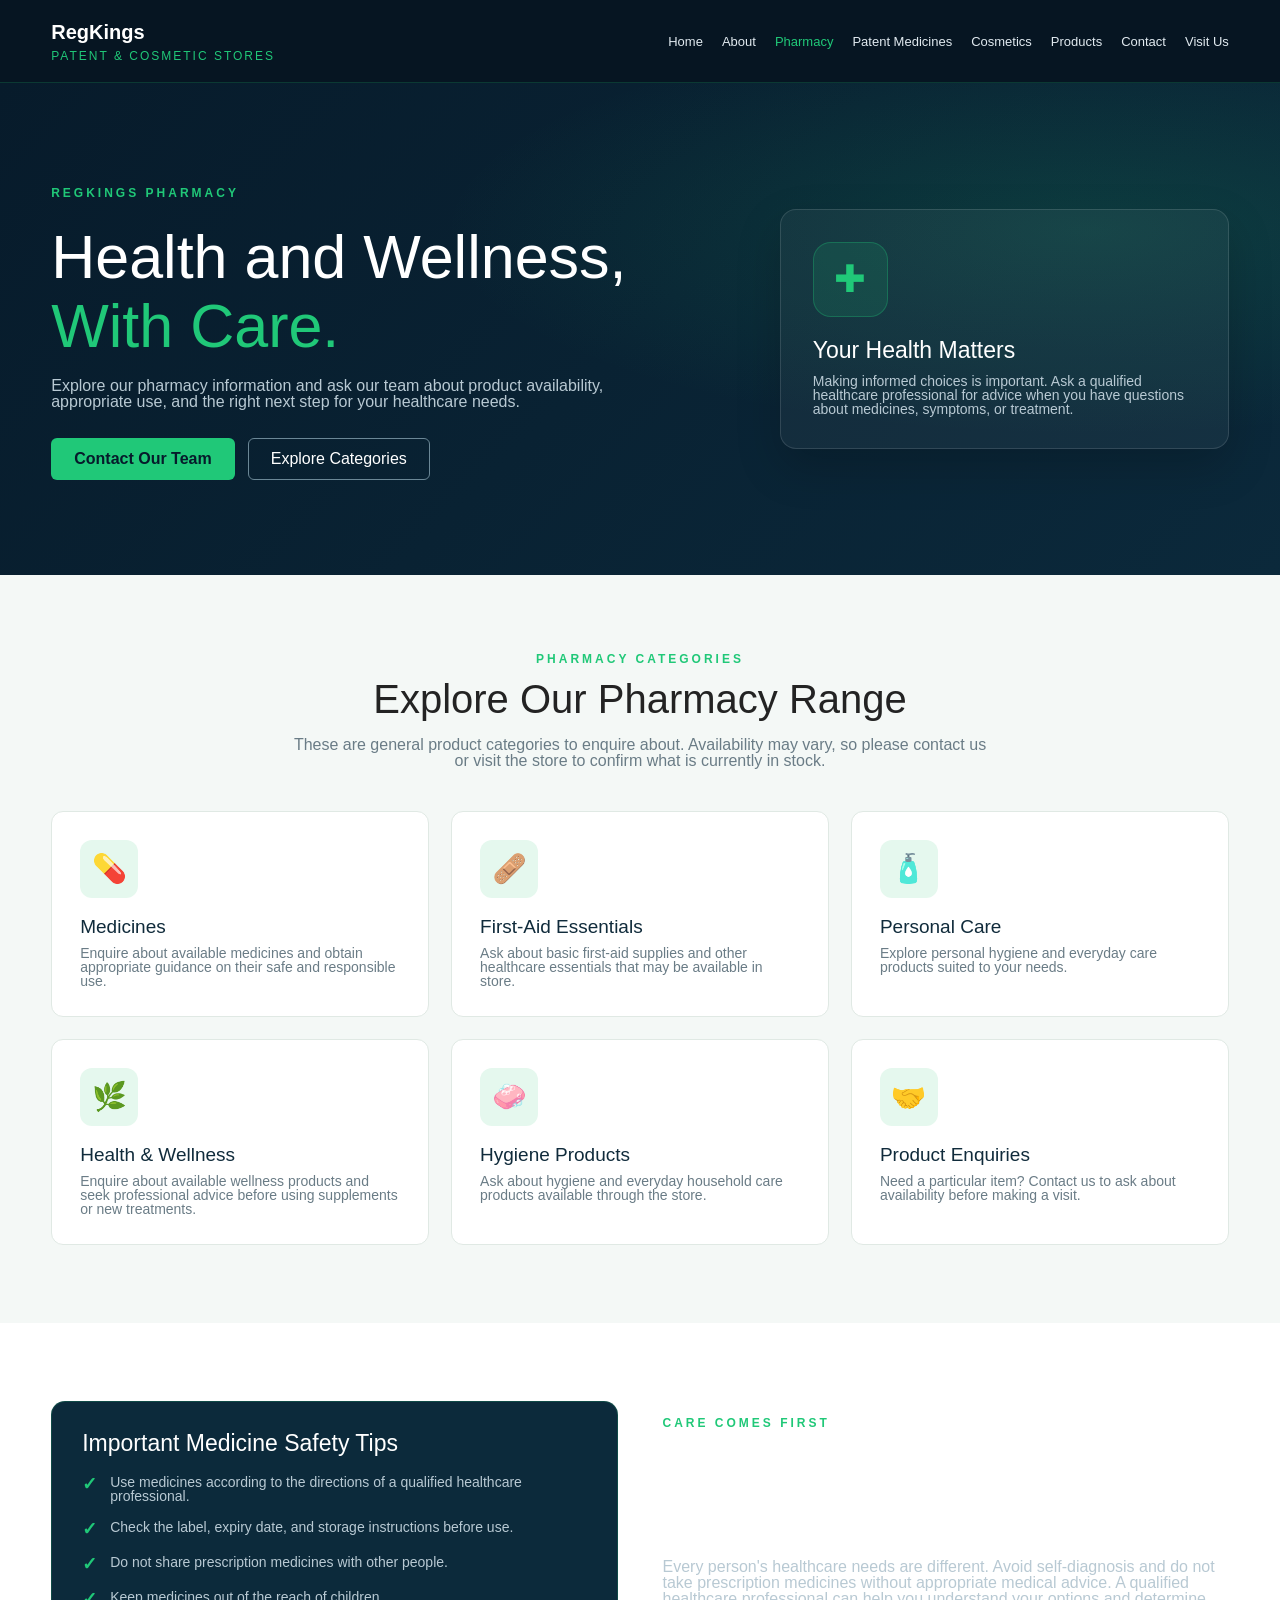
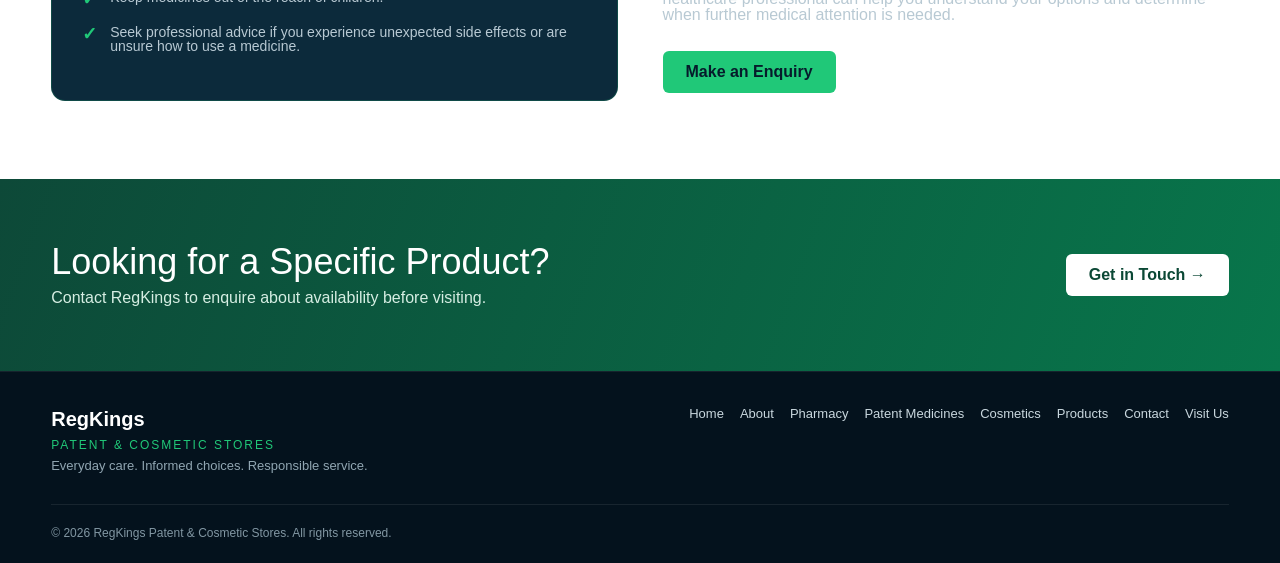
<file: pharmacy.html>
<!DOCTYPE html>
<html  >
<head>
  <!-- Site made with Mobirise Website Builder v6.0.6, https://mobirise.com -->
  <meta charset="UTF-8">
  <meta http-equiv="X-UA-Compatible" content="IE=edge">
  <meta name="generator" content="Mobirise v6.0.6, mobirise.com">
  <meta name="viewport" content="width=device-width, initial-scale=1, minimum-scale=1">
  <link rel="shortcut icon" href="assets/images/file-000000003c3081f4be8e1316f37bb81c-128x128.png" type="image/x-icon">
  <meta name="description" content="">
  
  
  <title>pharmacy</title>
  <link rel="stylesheet" href="assets/bootstrap/css/bootstrap.min.css">
  <link rel="stylesheet" href="assets/bootstrap/css/bootstrap-grid.min.css">
  <link rel="stylesheet" href="assets/bootstrap/css/bootstrap-reboot.min.css">
  <link rel="stylesheet" href="assets/animatecss/animate.css">
  <link rel="stylesheet" href="assets/theme/css/style.css">
  <link rel="preload" href="https://fonts.googleapis.com/css?family=Inter+Tight:100,200,300,400,500,600,700,800,900,100i,200i,300i,400i,500i,600i,700i,800i,900i&display=swap" as="style" onload="this.onload=null;this.rel='stylesheet'">
  <noscript><link rel="stylesheet" href="https://fonts.googleapis.com/css?family=Inter+Tight:100,200,300,400,500,600,700,800,900,100i,200i,300i,400i,500i,600i,700i,800i,900i&display=swap"></noscript>
  <link rel="preload" as="style" href="assets/mobirise/css/mbr-additional.css?v=EoeBDj"><link rel="stylesheet" href="assets/mobirise/css/mbr-additional.css?v=EoeBDj" type="text/css">

  
  
  
</head>
<body>
  
  <style class="cid-GG6BbHZWFp" id="header09-7" data-rv-view="1">
/* REGKINGS PHARMACY PAGE */
.regkings {
  --rk-navy: #071b2b;
  --rk-green: #20c878;
  --rk-light: #f4f8f6;
  --rk-muted: #b8c9d3;
  font-family: Arial, Helvetica, sans-serif;
  color: var(--rk-light);
  background: var(--rk-navy);
  line-height: 1.7;
  overflow: hidden;
}

.regkings * {
  box-sizing: border-box;
}

.regkings a {
  text-decoration: none;
}

.regkings .rk-container {
  width: 92%;
  max-width: 1180px;
  margin: auto;
}

/* NAVIGATION */
.regkings .rk-nav {
  background: #061522;
  border-bottom: 1px solid rgba(32,200,120,.2);
  position: relative;
  z-index: 20;
}

.regkings .rk-nav-inner {
  display: flex;
  align-items: center;
  justify-content: space-between;
  gap: 20px;
  min-height: 82px;
}

.regkings .rk-brand {
  color: #fff;
  font-size: 20px;
  font-weight: 800;
  line-height: 1.25;
}

.regkings .rk-brand span {
  display: block;
  color: var(--rk-green);
  font-size: 12px;
  letter-spacing: 2px;
  margin-top: 5px;
}

.regkings .rk-menu {
  display: flex;
  align-items: center;
  gap: 19px;
}

.regkings .rk-menu a {
  color: #e1eaf0;
  font-size: 13px;
  transition: color .25s;
}

.regkings .rk-menu a:hover,
.regkings .rk-menu a.rk-active {
  color: var(--rk-green);
}

.regkings .rk-menu-btn {
  display: none;
  background: transparent;
  color: #fff;
  border: 1px solid #365064;
  padding: 8px 12px;
  border-radius: 6px;
  font-size: 22px;
  cursor: pointer;
}

/* BUTTONS */
.regkings .rk-btn {
  display: inline-block;
  background: var(--rk-green);
  color: #061b2b;
  font-weight: 700;
  padding: 13px 23px;
  border-radius: 6px;
  transition: .25s;
}

.regkings .rk-btn:hover {
  background: #43e394;
  transform: translateY(-2px);
}

.regkings .rk-btn-outline {
  display: inline-block;
  color: #fff;
  border: 1px solid #6b8796;
  padding: 12px 22px;
  border-radius: 6px;
  transition: .25s;
}

.regkings .rk-btn-outline:hover {
  border-color: var(--rk-green);
  color: var(--rk-green);
}

/* HERO */
.regkings .rk-hero {
  padding: 95px 0;
  background:
    radial-gradient(ellipse at 85% 30%, rgba(32,200,120,.15), transparent 42%),
    linear-gradient(135deg, #071b2b 0%, #0b293b 100%);
}

.regkings .rk-hero-grid {
  display: grid;
  grid-template-columns: 1.2fr .8fr;
  align-items: center;
  gap: 55px;
}

.regkings .rk-eyebrow {
  color: var(--rk-green);
  font-size: 12px;
  font-weight: 800;
  letter-spacing: 3px;
  text-transform: uppercase;
}

.regkings .rk-hero h1 {
  color: #fff;
  font-size: clamp(38px, 5vw, 61px);
  line-height: 1.12;
  margin: 18px 0;
}

.regkings .rk-hero h1 span {
  color: var(--rk-green);
}

.regkings .rk-hero p {
  color: var(--rk-muted);
  font-size: 16px;
  max-width: 590px;
  margin-bottom: 28px;
}

.regkings .rk-hero-actions {
  display: flex;
  flex-wrap: wrap;
  gap: 13px;
}

.regkings .rk-hero-card {
  background: rgba(255,255,255,.045);
  border: 1px solid rgba(255,255,255,.12);
  padding: 32px;
  border-radius: 16px;
  box-shadow: 0 18px 45px rgba(0,0,0,.18);
}

.regkings .rk-hero-icon {
  width: 75px;
  height: 75px;
  border-radius: 18px;
  background: rgba(32,200,120,.12);
  border: 1px solid rgba(32,200,120,.3);
  display: grid;
  place-items: center;
  color: var(--rk-green);
  font-size: 38px;
  margin-bottom: 22px;
}

.regkings .rk-hero-card h3 {
  color: #fff;
  font-size: 23px;
  margin: 0 0 12px;
}

.regkings .rk-hero-card p {
  font-size: 14px;
  margin: 0;
}

/* SECTION HEADINGS */
.regkings .rk-section {
  padding: 78px 0;
}

.regkings .rk-section-light {
  background: #f4f8f6;
  color: #102b3b;
}

.regkings .rk-heading {
  max-width: 700px;
  margin: 0 auto 42px;
  text-align: center;
}

.regkings .rk-heading .rk-eyebrow {
  display: block;
  margin-bottom: 10px;
}

.regkings .rk-heading h2 {
  font-size: clamp(28px, 4vw, 40px);
  line-height: 1.2;
  margin: 0 0 14px;
}

.regkings .rk-heading p {
  color: #6a7c86;
  margin: 0;
}

/* CATEGORY CARDS */
.regkings .rk-categories {
  display: grid;
  grid-template-columns: repeat(3, 1fr);
  gap: 22px;
}

.regkings .rk-category {
  background: #fff;
  border: 1px solid #e0e9e4;
  border-radius: 12px;
  padding: 28px;
  transition: transform .25s, box-shadow .25s;
}

.regkings .rk-category:hover {
  transform: translateY(-5px);
  box-shadow: 0 15px 35px rgba(9,40,30,.09);
}

.regkings .rk-category-icon {
  width: 58px;
  height: 58px;
  display: grid;
  place-items: center;
  border-radius: 12px;
  background: #e5f8ee;
  font-size: 28px;
  margin-bottom: 19px;
}

.regkings .rk-category h3 {
  color: #102b3b;
  font-size: 19px;
  margin: 0 0 10px;
}

.regkings .rk-category p {
  color: #6a7c86;
  font-size: 14px;
  margin: 0;
}

/* RESPONSIBLE MEDICINE USE */
.regkings .rk-safety-grid {
  display: grid;
  grid-template-columns: 1fr 1fr;
  gap: 45px;
  align-items: center;
}

.regkings .rk-safety-panel {
  background: #0c2a3b;
  border: 1px solid rgba(32,200,120,.2);
  border-radius: 14px;
  padding: 30px;
}

.regkings .rk-safety-panel h3 {
  color: #fff;
  font-size: 23px;
  margin: 0 0 20px;
}

.regkings .rk-safety-item {
  display: flex;
  gap: 13px;
  margin: 17px 0;
  color: var(--rk-muted);
  font-size: 14px;
}

.regkings .rk-check {
  color: var(--rk-green);
  font-weight: 800;
  font-size: 18px;
}

.regkings .rk-safety-copy h2 {
  color: #fff;
  font-size: clamp(28px, 4vw, 39px);
  line-height: 1.2;
  margin: 12px 0 18px;
}

.regkings .rk-safety-copy p {
  color: var(--rk-muted);
}

.regkings .rk-safety-copy .rk-btn {
  margin-top: 12px;
}

/* CONTACT BANNER */
.regkings .rk-contact {
  padding: 65px 0;
  background: linear-gradient(110deg, #0d4938, #08764b);
}

.regkings .rk-contact-inner {
  display: flex;
  justify-content: space-between;
  align-items: center;
  gap: 30px;
}

.regkings .rk-contact h2 {
  color: #fff;
  font-size: clamp(25px, 4vw, 36px);
  margin: 0 0 10px;
}

.regkings .rk-contact p {
  color: #d6eee3;
  margin: 0;
}

.regkings .rk-contact .rk-btn {
  background: #fff;
  color: #0b4835;
  white-space: nowrap;
}

/* FOOTER */
.regkings .rk-footer {
  background: #04121d;
  padding: 35px 0 20px;
  border-top: 1px solid rgba(255,255,255,.07);
}

.regkings .rk-footer-inner {
  display: flex;
  justify-content: space-between;
  gap: 25px;
  flex-wrap: wrap;
}

.regkings .rk-footer p {
  color: #91a6b2;
  font-size: 13px;
  margin: 8px 0;
}

.regkings .rk-footer-links {
  display: flex;
  flex-wrap: wrap;
  gap: 16px;
}

.regkings .rk-footer-links a {
  color: #c9d7de;
  font-size: 13px;
}

.regkings .rk-footer-links a:hover {
  color: var(--rk-green);
}

.regkings .rk-copyright {
  border-top: 1px solid rgba(255,255,255,.08);
  margin-top: 24px;
  padding-top: 18px;
  color: #8297a3;
  font-size: 12px;
}

/* MOBILE RESPONSIVENESS */
@media (max-width: 1000px) {
  .regkings .rk-menu {
    gap: 12px;
  }

  .regkings .rk-menu a {
    font-size: 12px;
  }

  .regkings .rk-hero-grid {
    gap: 30px;
  }

  .regkings .rk-categories {
    grid-template-columns: repeat(2, 1fr);
  }
}

@media (max-width: 760px) {
  .regkings .rk-nav-inner {
    min-height: 72px;
    flex-wrap: wrap;
    padding: 15px 0;
  }

  .regkings .rk-menu-btn {
    display: block;
  }

  .regkings .rk-menu {
    display: none;
    width: 100%;
    flex-direction: column;
    align-items: stretch;
    gap: 0;
    padding: 8px 0;
  }

  .regkings .rk-menu.rk-menu-open {
    display: flex;
  }

  .regkings .rk-menu a {
    padding: 11px 4px;
    border-bottom: 1px solid rgba(255,255,255,.07);
    font-size: 14px;
  }

  .regkings .rk-hero {
    padding: 65px 0;
  }

  .regkings .rk-hero-grid,
  .regkings .rk-safety-grid {
    grid-template-columns: 1fr;
  }

  .regkings .rk-hero-card {
    padding: 25px;
  }

  .regkings .rk-section {
    padding: 58px 0;
  }

  .regkings .rk-categories {
    grid-template-columns: 1fr;
  }

  .regkings .rk-contact-inner {
    flex-direction: column;
    align-items: flex-start;
  }

  .regkings .rk-contact .rk-btn {
    white-space: normal;
  }
}
</style><div class="regkings cid-GG6BbHZWFp" id="header09-7" data-rv-view="1">

  <!-- NAVIGATION -->
  <header class="rk-nav">
    <div class="rk-container rk-nav-inner">
      <a href="home.html" class="rk-brand">
        RegKings
        <span>PATENT &amp; COSMETIC STORES</span>
      </a>

      <button class="rk-menu-btn" type="button" aria-label="Toggle navigation" aria-expanded="false" onclick="(function(b){var m=b.parentElement.querySelector('.rk-menu');var o=m.classList.toggle('rk-menu-open');b.setAttribute('aria-expanded',o?'true':'false');})(this)">
        ☰
      </button>

      <nav class="rk-menu" aria-label="Main navigation">
        <a href="home.html">Home</a>
        <a href="about.html">About</a>
        <a href="pharmacy.html" class="rk-active">Pharmacy</a>
        <a href="patents.html">Patent Medicines</a>
        <a href="cosmetics.html">Cosmetics</a>
        <a href="products.html">Products</a>
        <a href="contact.html">Contact</a>
        <a href="visit.html">Visit Us</a>
      </nav>
    </div>
  </header>

  <!-- HERO -->
  <section class="rk-hero">
    <div class="rk-container rk-hero-grid">
      <div>
        <span class="rk-eyebrow">RegKings Pharmacy</span>
        <h1>Health and Wellness, <span>With Care.</span></h1>
        <p>
          Explore our pharmacy information and ask our team about product
          availability, appropriate use, and the right next step for your
          healthcare needs.
        </p>

        <div class="rk-hero-actions">
          <a href="contact.html" class="rk-btn">Contact Our Team</a>
          <a href="#rk-categories" class="rk-btn-outline">Explore Categories</a>
        </div>
      </div>

      <div class="rk-hero-card">
        <div class="rk-hero-icon">✚</div>
        <h3>Your Health Matters</h3>
        <p>
          Making informed choices is important. Ask a qualified healthcare
          professional for advice when you have questions about medicines,
          symptoms, or treatment.
        </p>
      </div>
    </div>
  </section>

  <!-- PHARMACY CATEGORIES -->
  <section class="rk-section rk-section-light" id="rk-categories">
    <div class="rk-container">
      <div class="rk-heading">
        <span class="rk-eyebrow">Pharmacy Categories</span>
        <h2>Explore Our Pharmacy Range</h2>
        <p>
          These are general product categories to enquire about.
          Availability may vary, so please contact us or visit the store
          to confirm what is currently in stock.
        </p>
      </div>

      <div class="rk-categories">

        <article class="rk-category">
          <div class="rk-category-icon">💊</div>
          <h3>Medicines</h3>
          <p>
            Enquire about available medicines and obtain appropriate guidance
            on their safe and responsible use.
          </p>
        </article>

        <article class="rk-category">
          <div class="rk-category-icon">🩹</div>
          <h3>First-Aid Essentials</h3>
          <p>
            Ask about basic first-aid supplies and other healthcare essentials
            that may be available in store.
          </p>
        </article>

        <article class="rk-category">
          <div class="rk-category-icon">🧴</div>
          <h3>Personal Care</h3>
          <p>
            Explore personal hygiene and everyday care products suited to
            your needs.
          </p>
        </article>

        <article class="rk-category">
          <div class="rk-category-icon">🌿</div>
          <h3>Health &amp; Wellness</h3>
          <p>
            Enquire about available wellness products and seek professional
            advice before using supplements or new treatments.
          </p>
        </article>

        <article class="rk-category">
          <div class="rk-category-icon">🧼</div>
          <h3>Hygiene Products</h3>
          <p>
            Ask about hygiene and everyday household care products available
            through the store.
          </p>
        </article>

        <article class="rk-category">
          <div class="rk-category-icon">🤝</div>
          <h3>Product Enquiries</h3>
          <p>
            Need a particular item? Contact us to ask about availability
            before making a visit.
          </p>
        </article>

      </div>
    </div>
  </section>

  <!-- RESPONSIBLE MEDICINE USE -->
  <section class="rk-section">
    <div class="rk-container rk-safety-grid">

      <div class="rk-safety-panel">
        <h3>Important Medicine Safety Tips</h3>

        <div class="rk-safety-item">
          <span class="rk-check">✓</span>
          <span>Use medicines according to the directions of a qualified healthcare professional.</span>
        </div>

        <div class="rk-safety-item">
          <span class="rk-check">✓</span>
          <span>Check the label, expiry date, and storage instructions before use.</span>
        </div>

        <div class="rk-safety-item">
          <span class="rk-check">✓</span>
          <span>Do not share prescription medicines with other people.</span>
        </div>

        <div class="rk-safety-item">
          <span class="rk-check">✓</span>
          <span>Keep medicines out of the reach of children.</span>
        </div>

        <div class="rk-safety-item">
          <span class="rk-check">✓</span>
          <span>Seek professional advice if you experience unexpected side effects or are unsure how to use a medicine.</span>
        </div>
      </div>

      <div class="rk-safety-copy">
        <span class="rk-eyebrow">Care Comes First</span>
        <h2>Make Informed Healthcare Decisions.</h2>
        <p>
          Every person's healthcare needs are different. Avoid self-diagnosis
          and do not take prescription medicines without appropriate medical
          advice. A qualified healthcare professional can help you understand
          your options and determine when further medical attention is needed.
        </p>
        <a href="contact.html" class="rk-btn">Make an Enquiry</a>
      </div>

    </div>
  </section>

  <!-- CONTACT CTA -->
  <section class="rk-contact">
    <div class="rk-container rk-contact-inner">
      <div>
        <h2>Looking for a Specific Product?</h2>
        <p>Contact RegKings to enquire about availability before visiting.</p>
      </div>
      <a href="contact.html" class="rk-btn">Get in Touch →</a>
    </div>
  </section>

  <!-- FOOTER -->
  <footer class="rk-footer">
    <div class="rk-container">
      <div class="rk-footer-inner">
        <div>
          <a href="home.html" class="rk-brand">
            RegKings
            <span>PATENT &amp; COSMETIC STORES</span>
          </a>
          <p>Everyday care. Informed choices. Responsible service.</p>
        </div>

        <nav class="rk-footer-links" aria-label="Footer navigation">
          <a href="home.html">Home</a>
          <a href="about.html">About</a>
          <a href="pharmacy.html">Pharmacy</a>
          <a href="patents.html">Patent Medicines</a>
          <a href="cosmetics.html">Cosmetics</a>
          <a href="products.html">Products</a>
          <a href="contact.html">Contact</a>
          <a href="visit.html">Visit Us</a>
        </nav>
      </div>

      <div class="rk-copyright">
        © <span id="rk-year">2026</span> RegKings Patent &amp; Cosmetic Stores.
        All rights reserved.
      </div>
    </div>
  </footer>

</div><script class="cid-GG6BbHZWFp" id="header09-7" data-rv-view="1">
(function () {
  var year = document.getElementById("rk-year");

  if (year) {
    year.textContent = new Date().getFullYear();
  }
})();
</script>


<script src="assets/bootstrap/js/bootstrap.bundle.min.js"></script>
  <script src="assets/smoothscroll/smooth-scroll.js"></script>
  <script src="assets/ytplayer/index.js"></script>
  <script src="assets/theme/js/script.js"></script>
  
  
  
 <div id="scrollToTop" class="scrollToTop mbr-arrow-up"><a style="text-align: center;"><i class="mbr-arrow-up-icon mbr-arrow-up-icon-cm cm-icon cm-icon-smallarrow-up"></i></a></div>
    <input name="animation" type="hidden">
  </body>
</html>
</file>
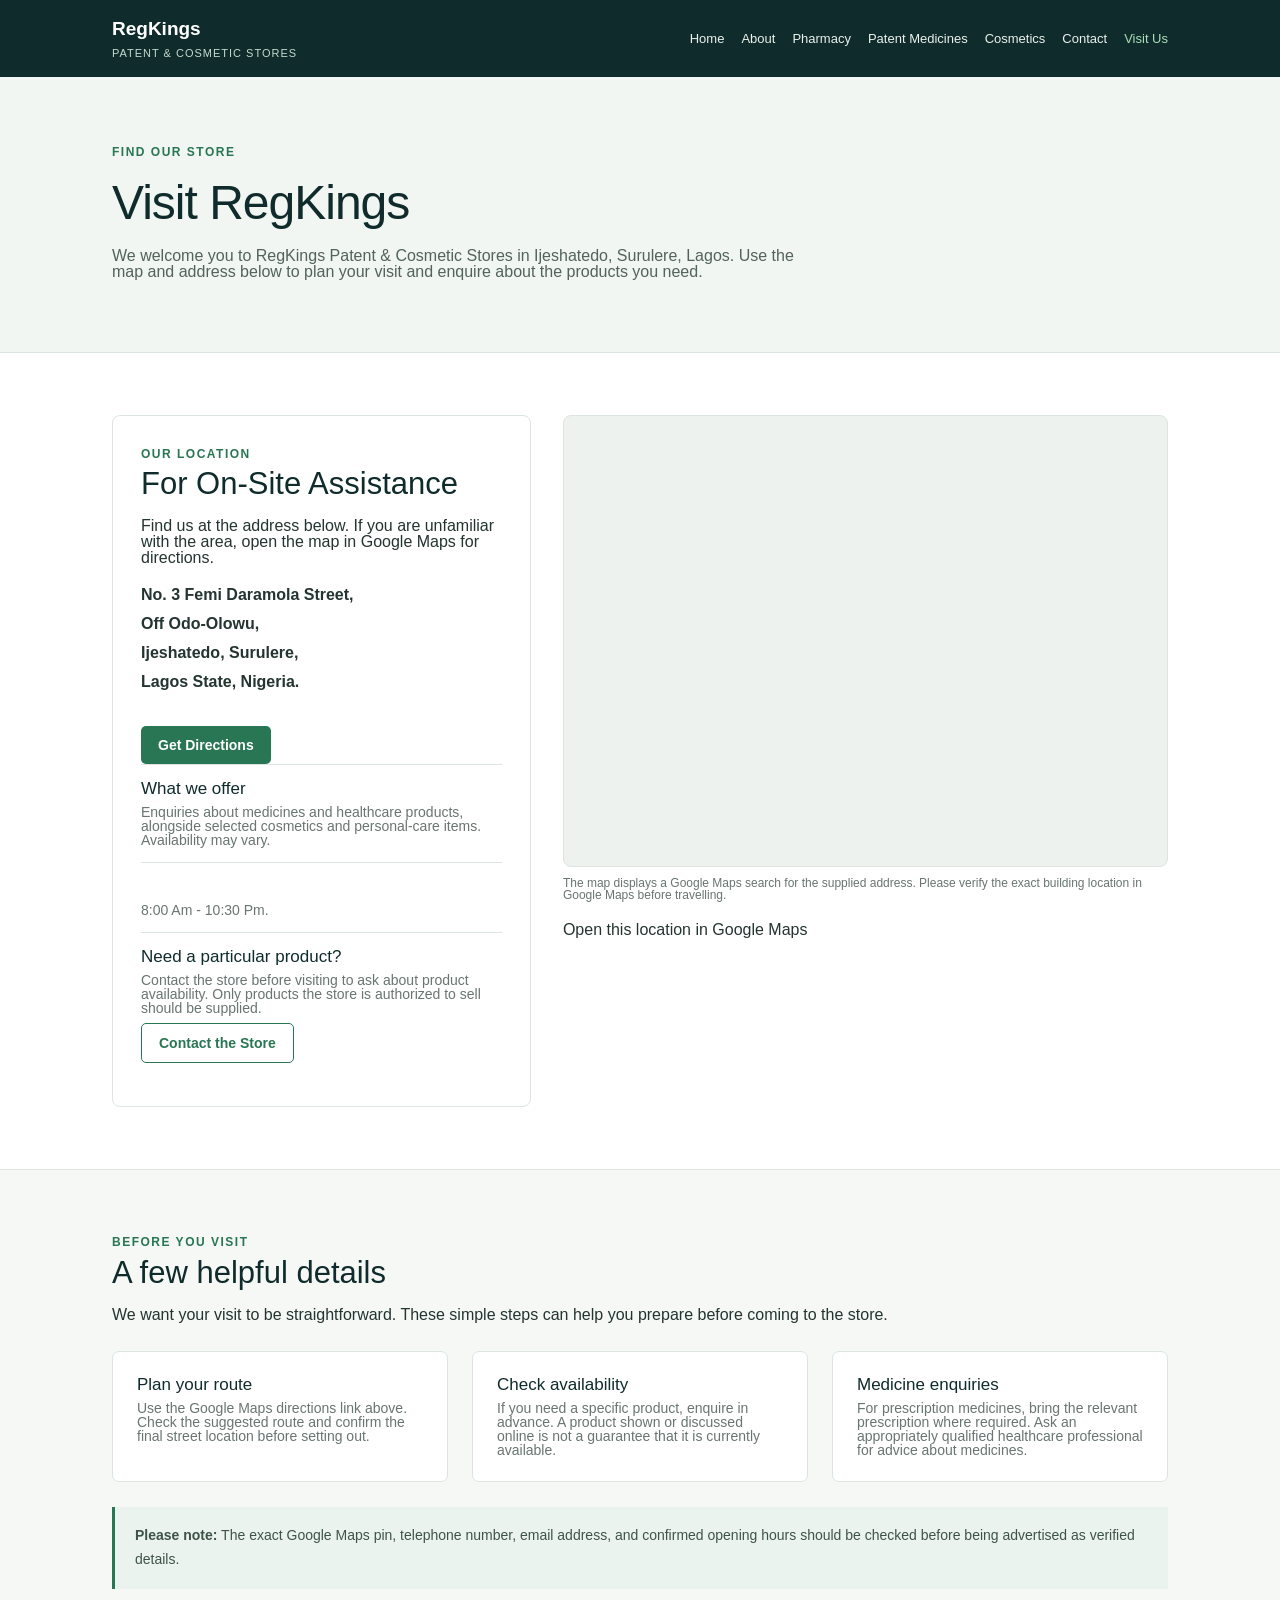
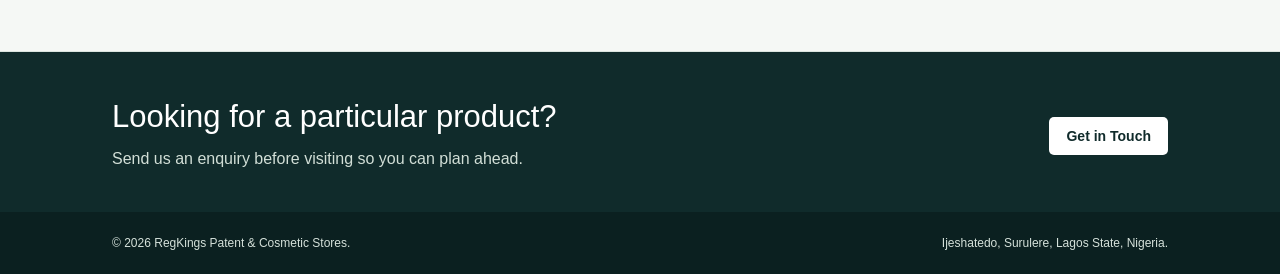
<file: visit.html>
<!DOCTYPE html>
<html  >
<head>
  <!-- Site made with Mobirise Website Builder v6.0.6, https://mobirise.com -->
  <meta charset="UTF-8">
  <meta http-equiv="X-UA-Compatible" content="IE=edge">
  <meta name="generator" content="Mobirise v6.0.6, mobirise.com">
  <meta name="viewport" content="width=device-width, initial-scale=1, minimum-scale=1">
  <link rel="shortcut icon" href="assets/images/file-000000003c3081f4be8e1316f37bb81c-128x128.png" type="image/x-icon">
  <meta name="description" content="">
  
  
  <title>visit</title>
  <link rel="stylesheet" href="assets/bootstrap/css/bootstrap.min.css">
  <link rel="stylesheet" href="assets/bootstrap/css/bootstrap-grid.min.css">
  <link rel="stylesheet" href="assets/bootstrap/css/bootstrap-reboot.min.css">
  <link rel="stylesheet" href="assets/animatecss/animate.css">
  <link rel="stylesheet" href="assets/theme/css/style.css">
  <link rel="preload" href="https://fonts.googleapis.com/css?family=Inter+Tight:100,200,300,400,500,600,700,800,900,100i,200i,300i,400i,500i,600i,700i,800i,900i&display=swap" as="style" onload="this.onload=null;this.rel='stylesheet'">
  <noscript><link rel="stylesheet" href="https://fonts.googleapis.com/css?family=Inter+Tight:100,200,300,400,500,600,700,800,900,100i,200i,300i,400i,500i,600i,700i,800i,900i&display=swap"></noscript>
  <link rel="preload" as="style" href="assets/mobirise/css/mbr-additional.css?v=eI7Ctk"><link rel="stylesheet" href="assets/mobirise/css/mbr-additional.css?v=eI7Ctk" type="text/css">

  
  
  
</head>
<body>
  
  <style class="cid-GG6BG4tito" id="header09-b" data-rv-view="6">
.regkings {
  --navy: #102b2b;
  --green: #287653;
  --light-green: #eaf3ed;
  --ink: #243431;
  --muted: #687570;
  --line: #dce5df;
  font-family: Arial, Helvetica, sans-serif;
  color: var(--ink);
  background: #ffffff;
  line-height: 1.7;
}
.regkings * { box-sizing: border-box; }
.regkings a { color: inherit; }
.regkings .container {
  width: min(1120px, 92%);
  margin: auto;
}
.regkings .site-header {
  background: var(--navy);
  color: #ffffff;
  padding: 17px 0;
}
.regkings .nav-row {
  display: flex;
  align-items: center;
  justify-content: space-between;
  gap: 24px;
}
.regkings .brand {
  color: #ffffff;
  text-decoration: none;
  font-size: 19px;
  font-weight: 700;
  line-height: 1.3;
}
.regkings .brand small {
  display: block;
  color: #c5d9ce;
  font-size: 11px;
  font-weight: 400;
  letter-spacing: 1px;
  margin-top: 4px;
}
.regkings .nav-links {
  display: flex;
  align-items: center;
  flex-wrap: wrap;
  gap: 17px;
}
.regkings .nav-links a {
  color: #eaf2ed;
  text-decoration: none;
  font-size: 13px;
}
.regkings .nav-links a:hover,
.regkings .nav-links a[aria-current="page"] {
  color: #a9dfba;
}
.regkings .menu-toggle {
  display: none;
  border: 1px solid #6c8c7c;
  border-radius: 5px;
  padding: 8px 11px;
  background: transparent;
  color: #ffffff;
  cursor: pointer;
}
.regkings .page-intro {
  padding: 65px 0 57px;
  background: #f1f6f2;
  border-bottom: 1px solid var(--line);
}
.regkings .eyebrow {
  color: var(--green);
  font-size: 12px;
  font-weight: 700;
  letter-spacing: 1.5px;
  text-transform: uppercase;
}
.regkings h1 {
  color: var(--navy);
  font-size: clamp(32px, 5vw, 48px);
  line-height: 1.15;
  letter-spacing: -1px;
  margin: 13px 0 17px;
}
.regkings h2 {
  color: var(--navy);
  font-size: clamp(23px, 3vw, 31px);
  line-height: 1.3;
  margin: 0 0 14px;
}
.regkings h3 {
  color: var(--navy);
  font-size: 17px;
  margin: 0 0 8px;
}
.regkings p { margin: 0 0 15px; }
.regkings .intro-copy {
  max-width: 690px;
  color: #53625b;
  font-size: 16px;
}
.regkings .section {
  padding: 62px 0;
}
.regkings .location-grid {
  display: grid;
  grid-template-columns: 0.9fr 1.3fr;
  gap: 32px;
  align-items: stretch;
}
.regkings .location-panel {
  padding: 28px;
  border: 1px solid var(--line);
  border-radius: 8px;
  background: #ffffff;
}
.regkings .address {
  color: var(--ink);
  font-size: 16px;
  font-weight: 600;
  line-height: 1.8;
  margin: 12px 0 22px;
}
.regkings .detail {
  padding: 15px 0;
  border-top: 1px solid var(--line);
}
.regkings .detail p {
  color: var(--muted);
  font-size: 14px;
  margin: 0;
}
.regkings .button {
  display: inline-block;
  padding: 12px 17px;
  border-radius: 5px;
  background: var(--green);
  color: #ffffff;
  font-size: 14px;
  font-weight: 700;
  text-decoration: none;
  margin-top: 8px;
}
.regkings .button:hover { background: #1d6041; }
.regkings .button.secondary {
  background: #ffffff;
  color: var(--green);
  border: 1px solid var(--green);
}
.regkings .map-wrap {
  min-height: 450px;
  overflow: hidden;
  border: 1px solid var(--line);
  border-radius: 8px;
  background: #edf2ee;
}
.regkings .map-wrap iframe {
  display: block;
  width: 100%;
  height: 100%;
  min-height: 450px;
  border: 0;
}
.regkings .map-note {
  font-size: 12px;
  color: var(--muted);
  margin-top: 10px;
}
.regkings .visit-info {
  background: #f5f8f5;
  border-top: 1px solid var(--line);
  border-bottom: 1px solid var(--line);
}
.regkings .info-grid {
  display: grid;
  grid-template-columns: repeat(3, 1fr);
  gap: 24px;
  margin-top: 28px;
}
.regkings .info-item {
  background: #ffffff;
  padding: 24px;
  border: 1px solid var(--line);
  border-radius: 7px;
}
.regkings .info-item p {
  color: var(--muted);
  font-size: 14px;
  margin-bottom: 0;
}
.regkings .notice {
  margin-top: 25px;
  padding: 17px 20px;
  border-left: 3px solid var(--green);
  background: var(--light-green);
  color: #3e5347;
  font-size: 14px;
}
.regkings .cta {
  padding: 45px 0;
  background: var(--navy);
  color: #ffffff;
}
.regkings .cta-row {
  display: flex;
  justify-content: space-between;
  align-items: center;
  gap: 24px;
}
.regkings .cta h2 { color: #ffffff; }
.regkings .cta p {
  color: #d2dfd7;
  margin-bottom: 0;
}
.regkings .cta .button {
  background: #ffffff;
  color: var(--navy);
  white-space: nowrap;
}
.regkings .footer {
  background: #0b2020;
  color: #d5e1da;
  padding: 25px 0;
  font-size: 12px;
}
.regkings .footer-row {
  display: flex;
  justify-content: space-between;
  flex-wrap: wrap;
  gap: 12px;
}
.regkings .footer p { margin: 0; }
@media (max-width: 850px) {
  .regkings .nav-row { flex-wrap: wrap; }
  .regkings .menu-toggle { display: block; }
  .regkings .nav-links {
    display: none;
    width: 100%;
    flex-direction: column;
    align-items: flex-start;
    gap: 0;
    padding-top: 8px;
  }
  .regkings .nav-links.open { display: flex; }
  .regkings .nav-links a {
    display: block;
    width: 100%;
    padding: 10px 0;
    border-top: 1px solid #294646;
  }
  .regkings .location-grid { grid-template-columns: 1fr; }
  .regkings .map-wrap,
  .regkings .map-wrap iframe { min-height: 360px; }
  .regkings .info-grid { grid-template-columns: 1fr; }
  .regkings .cta-row {
    align-items: flex-start;
    flex-direction: column;
  }
}
</style><div class="regkings cid-GG6BG4tito" id="header09-b" data-rv-view="6">
  <header class="site-header">
    <div class="container nav-row">
      <a class="brand" href="home.html">
        RegKings
        <small>PATENT &amp; COSMETIC STORES</small>
      </a>

      <button class="menu-toggle" type="button" aria-expanded="false" aria-controls="regkings-nav">
        Menu
      </button>

      <nav class="nav-links" id="regkings-nav" aria-label="Main navigation">
        <a href="home.html">Home</a>
        <a href="about.html">About</a>
        <a href="pharmacy.html">Pharmacy</a>
        <a href="patents.html">Patent Medicines</a>
        <a href="cosmetics.html">Cosmetics</a>
        <a href="contact.html">Contact</a>
        <a href="visit.html" aria-current="page">Visit Us</a>
      </nav>
    </div>
  </header>

  <section data-bs-version="5.1" class="page-intro">
    <div class="container">
      <div class="eyebrow">Find our store</div>
      <h1>Visit RegKings</h1>
      <p class="intro-copy">
        We welcome you to RegKings Patent &amp; Cosmetic Stores in
        Ijeshatedo, Surulere, Lagos. Use the map and address below to
        plan your visit and enquire about the products you need.
      </p>
    </div>
  </section>

  <section class="section">
    <div class="container">
      <div class="location-grid">
        <div class="location-panel">
          <div class="eyebrow">Our location</div>
          <h2>For On-Site Assistance</h2>
          <p>
            Find us at the address below. If you are unfamiliar with
            the area, open the map in Google Maps for directions.
          </p>

          <div class="address">
            No. 3 Femi Daramola Street,<br>
            Off Odo-Olowu,<br>
            Ijeshatedo, Surulere,<br>
            Lagos State, Nigeria.
          </div>

          <a class="button" target="_blank" rel="noopener noreferrer" href="https://www.google.com/maps/dir/?api=1&destination=No+3+Femi+Daramola+Street%2C+Off+Odo-Olowu%2C+Ijeshatedo%2C+Surulere%2C+Lagos+State%2C+Nigeria">
            Get Directions
          </a>

          <div class="detail">
            <h3>What we offer</h3>
            <p>
              Enquiries about medicines and healthcare products,
              alongside selected cosmetics and personal-care items.
              Availability may vary.
            </p>
          </div>

          <div class="detail">
            <h3>Opening hours</h3>
            <p>
              8:00 Am - 10:30 Pm.
            </p>
          </div>

          <div class="detail">
            <h3>Need a particular product?</h3>
            <p>
              Contact the store before visiting to ask about product
              availability. Only products the store is authorized
              to sell should be supplied.
            </p>
            <a class="button secondary" href="contact.html">
              Contact the Store
            </a>
          </div>
        </div>

        <div>
          <div class="map-wrap">
            <iframe title="Google Maps search for RegKings Patent and Cosmetic Stores address" src="https://maps.google.com/maps?q=No%203%20Femi%20Daramola%20Street%2C%20Off%20Odo-Olowu%2C%20Ijeshatedo%2C%20Surulere%2C%20Lagos%20State%2C%20Nigeria&amp;output=embed" loading="lazy" referrerpolicy="no-referrer-when-downgrade" allowfullscreen="">
            </iframe>
          </div>
          <p class="map-note">
            The map displays a Google Maps search for the supplied
            address. Please verify the exact building location in
            Google Maps before travelling.
          </p>
          <a target="_blank" rel="noopener noreferrer" href="https://www.google.com/maps/search/?api=1&query=No+3+Femi+Daramola+Street%2C+Off+Odo-Olowu%2C+Ijeshatedo%2C+Surulere%2C+Lagos+State%2C+Nigeria">
            Open this location in Google Maps
          </a>
        </div>
      </div>
    </div>
  </section>

  <section class="section visit-info">
    <div class="container">
      <div class="eyebrow">Before you visit</div>
      <h2>A few helpful details</h2>
      <p>
        We want your visit to be straightforward. These simple steps
        can help you prepare before coming to the store.
      </p>

      <div class="info-grid">
        <div class="info-item">
          <h3>Plan your route</h3>
          <p>
            Use the Google Maps directions link above. Check the
            suggested route and confirm the final street location
            before setting out.
          </p>
        </div>

        <div class="info-item">
          <h3>Check availability</h3>
          <p>
            If you need a specific product, enquire in advance.
            A product shown or discussed online is not a guarantee
            that it is currently available.
          </p>
        </div>

        <div class="info-item">
          <h3>Medicine enquiries</h3>
          <p>
            For prescription medicines, bring the relevant prescription
            where required. Ask an appropriately qualified healthcare
            professional for advice about medicines.
          </p>
        </div>
      </div>

      <div class="notice">
        <strong>Please note:</strong> The exact Google Maps pin,
        telephone number, email address, and confirmed opening hours
        should be checked before being advertised as verified details.
      </div>
    </div>
  </section>

  <section class="cta">
    <div class="container cta-row">
      <div>
        <h2>Looking for a particular product?</h2>
        <p>
          Send us an enquiry before visiting so you can plan ahead.
        </p>
      </div>
      <a class="button" href="contact.html">Get in Touch</a>
    </div>
  </section>

  <footer class="footer">
    <div class="container footer-row">
      <p>
        © <span id="regkings-year"></span>
        RegKings Patent &amp; Cosmetic Stores.
      </p>
      <p>Ijeshatedo, Surulere, Lagos State, Nigeria.</p>
    </div>
  </footer>
</div><script class="cid-GG6BG4tito" id="header09-b" data-rv-view="6">
(function () {
  var root = document.querySelector(".regkings");
  if (!root) return;

  var menuButton = root.querySelector(".menu-toggle");
  var nav = root.querySelector(".nav-links");
  var year = root.querySelector("#regkings-year");

  if (year) year.textContent = new Date().getFullYear();

  if (menuButton && nav) {
    menuButton.addEventListener("click", function () {
      var isOpen = nav.classList.toggle("open");
      menuButton.setAttribute("aria-expanded", String(isOpen));
    });
  }
})();
</script>


<script src="assets/bootstrap/js/bootstrap.bundle.min.js"></script>
  <script src="assets/smoothscroll/smooth-scroll.js"></script>
  <script src="assets/ytplayer/index.js"></script>
  <script src="assets/theme/js/script.js"></script>
  
  
  
 <div id="scrollToTop" class="scrollToTop mbr-arrow-up"><a style="text-align: center;"><i class="mbr-arrow-up-icon mbr-arrow-up-icon-cm cm-icon cm-icon-smallarrow-up"></i></a></div>
    <input name="animation" type="hidden">
  </body>
</html>
</file>
<file: assets/theme/css/style.css>
@charset "UTF-8";
section {
  background-color: #ffffff;
}

body {
  font-style: normal;
  line-height: 1.5;
  font-weight: 400;
  color: #232323;
  position: relative;
}

button {
  background-color: transparent;
  border-color: transparent;
}

.embla__button,
.carousel-control {
  background-color: #edefea !important;
  opacity: 0.8 !important;
  color: #464845 !important;
  border-color: #edefea !important;
}

.carousel .close,
.modalWindow .close {
  background-color: #edefea !important;
  color: #464845 !important;
  border-color: #edefea !important;
  opacity: 0.8 !important;
}

.carousel .close:hover,
.modalWindow .close:hover {
  opacity: 1 !important;
}

.carousel-indicators li {
  background-color: #edefea !important;
  border: 2px solid #464845 !important;
}

.carousel-indicators li:hover,
.carousel-indicators li:active {
  opacity: 0.8 !important;
}

.embla__button:hover,
.carousel-control:hover {
  background-color: #edefea !important;
  opacity: 1 !important;
}

.modalWindow-video-container {
  height: 80%;
}

section,
.container,
.container-fluid {
  position: relative;
  word-wrap: break-word;
}

a.mbr-iconfont:hover {
  text-decoration: none;
}

.article .lead p,
.article .lead ul,
.article .lead ol,
.article .lead pre,
.article .lead blockquote {
  margin-bottom: 0;
}

a {
  font-style: normal;
  font-weight: 400;
  cursor: pointer;
}
a, a:hover {
  text-decoration: none;
}

.mbr-section-title {
  font-style: normal;
  line-height: 1.3;
}

.mbr-section-subtitle {
  line-height: 1.3;
}

.mbr-text {
  font-style: normal;
  line-height: 1.7;
}

h1,
h2,
h3,
h4,
h5,
h6,
.display-1,
.display-2,
.display-4,
.display-5,
.display-7,
span,
p,
a {
  line-height: 1;
  word-break: break-word;
  word-wrap: break-word;
  font-weight: 400;
}

b,
strong {
  font-weight: bold;
}

input:-webkit-autofill, input:-webkit-autofill:hover, input:-webkit-autofill:focus, input:-webkit-autofill:active {
  transition-delay: 9999s;
  -webkit-transition-property: background-color, color;
  transition-property: background-color, color;
}

textarea[type=hidden] {
  display: none;
}

section {
  background-position: 50% 50%;
  background-repeat: no-repeat;
  background-size: cover;
}
section .mbr-background-video,
section .mbr-background-video-preview {
  position: absolute;
  bottom: 0;
  left: 0;
  right: 0;
  top: 0;
}

.hidden {
  visibility: hidden;
}

.mbr-z-index20 {
  z-index: 20;
}

/*! Base colors */
.mbr-white {
  color: #ffffff;
}

.mbr-black {
  color: #111111;
}

.mbr-bg-white {
  background-color: #ffffff;
}

.mbr-bg-black {
  background-color: #000000;
}

/*! Text-aligns */
.align-left {
  text-align: left;
}

.align-center {
  text-align: center;
}

.align-right {
  text-align: right;
}

/*! Font-weight  */
.mbr-light {
  font-weight: 300;
}

.mbr-regular {
  font-weight: 400;
}

.mbr-semibold {
  font-weight: 500;
}

.mbr-bold {
  font-weight: 700;
}

/*! Media  */
.media-content {
  flex-basis: 100%;
}

.media-container-row {
  display: flex;
  flex-direction: row;
  flex-wrap: wrap;
  justify-content: center;
  align-content: center;
  align-items: start;
}
.media-container-row .media-size-item {
  width: 400px;
}

.media-container-column {
  display: flex;
  flex-direction: column;
  flex-wrap: wrap;
  justify-content: center;
  align-content: center;
  align-items: stretch;
}
.media-container-column > * {
  width: 100%;
}

@media (min-width: 992px) {
  .media-container-row {
    flex-wrap: nowrap;
  }
}
figure {
  margin-bottom: 0;
  overflow: hidden;
}

figure[mbr-media-size] {
  transition: width 0.1s;
}

img,
iframe {
  display: block;
  width: 100%;
}

.card {
  background-color: transparent;
  border: none;
}

.card-box {
  width: 100%;
}

.card-img {
  text-align: center;
  flex-shrink: 0;
  -webkit-flex-shrink: 0;
}

.media {
  max-width: 100%;
  margin: 0 auto;
}

.mbr-figure {
  align-self: center;
}

.media-container > div {
  max-width: 100%;
}

.mbr-figure img,
.card-img img {
  width: 100%;
}

@media (max-width: 991px) {
  .media-size-item {
    width: auto !important;
  }
  .media {
    width: auto;
  }
  .mbr-figure {
    width: 100% !important;
  }
}
/*! Buttons */
.mbr-section-btn {
  margin-left: -0.6rem;
  margin-right: -0.6rem;
  font-size: 0;
}

.btn {
  font-weight: 600;
  border-width: 1px;
  font-style: normal;
  margin: 0.6rem 0.6rem;
  white-space: normal;
  transition: all 0.2s ease-in-out;
  display: inline-flex;
  align-items: center;
  justify-content: center;
  word-break: break-word;
}

.btn-sm {
  font-weight: 600;
  letter-spacing: 0px;
  transition: all 0.3s ease-in-out;
}

.btn-md {
  font-weight: 600;
  letter-spacing: 0px;
  transition: all 0.3s ease-in-out;
}

.btn-lg {
  font-weight: 600;
  letter-spacing: 0px;
  transition: all 0.3s ease-in-out;
}

.btn-form {
  margin: 0;
}
.btn-form:hover {
  cursor: pointer;
}

nav .mbr-section-btn {
  margin-left: 0rem;
  margin-right: 0rem;
}

/*! Btn icon margin */
.btn .mbr-iconfont,
.btn.btn-sm .mbr-iconfont {
  order: 1;
  cursor: pointer;
  margin-left: 0.5rem;
  vertical-align: sub;
}

.btn.btn-md .mbr-iconfont,
.btn.btn-md .mbr-iconfont {
  margin-left: 0.8rem;
}

.mbr-regular {
  font-weight: 400;
}

.mbr-semibold {
  font-weight: 500;
}

.mbr-bold {
  font-weight: 700;
}

[type=submit] {
  -webkit-appearance: none;
}

/*! Full-screen */
.mbr-fullscreen .mbr-overlay {
  min-height: 100vh;
}

.mbr-fullscreen {
  display: flex;
  display: -moz-flex;
  display: -ms-flex;
  display: -o-flex;
  align-items: center;
  min-height: 100vh;
  padding-top: 3rem;
  padding-bottom: 3rem;
}

/*! Map */
.map {
  height: 25rem;
  position: relative;
}
.map iframe {
  width: 100%;
  height: 100%;
}

/*! Scroll to top arrow */
.mbr-arrow-up {
  bottom: 25px;
  right: 90px;
  position: fixed;
  text-align: right;
  z-index: 5000;
  color: #ffffff;
  font-size: 22px;
}

.mbr-arrow-up a {
  background: rgba(0, 0, 0, 0.2);
  border-radius: 50%;
  color: #fff;
  display: inline-block;
  height: 60px;
  width: 60px;
  border: 2px solid #fff;
  outline-style: none !important;
  position: relative;
  text-decoration: none;
  transition: all 0.3s ease-in-out;
  cursor: pointer;
  text-align: center;
}
.mbr-arrow-up a:hover {
  background-color: rgba(0, 0, 0, 0.4);
}
.mbr-arrow-up a i {
  line-height: 60px;
}

.mbr-arrow-up-icon {
  display: block;
  color: #fff;
}

.mbr-arrow-up-icon::before {
  content: "›";
  display: inline-block;
  font-family: serif;
  font-size: 22px;
  line-height: 1;
  font-style: normal;
  position: relative;
  top: 6px;
  left: -4px;
  transform: rotate(-90deg);
}

/*! Arrow Down */
.mbr-arrow {
  position: absolute;
  bottom: 45px;
  left: 50%;
  width: 60px;
  height: 60px;
  cursor: pointer;
  background-color: rgba(80, 80, 80, 0.5);
  border-radius: 50%;
  transform: translateX(-50%);
}
@media (max-width: 767px) {
  .mbr-arrow {
    display: none;
  }
}
.mbr-arrow > a {
  display: inline-block;
  text-decoration: none;
  outline-style: none;
  animation: arrowdown 1.7s ease-in-out infinite;
  color: #ffffff;
}
.mbr-arrow > a > i {
  position: absolute;
  top: -2px;
  left: 15px;
  font-size: 2rem;
}

#scrollToTop a i::before {
  content: "";
  position: absolute;
  display: block;
  border-bottom: 2.5px solid #fff;
  border-left: 2.5px solid #fff;
  width: 27.8%;
  height: 27.8%;
  left: 50%;
  top: 51%;
  transform: translateY(-30%) translateX(-50%) rotate(135deg);
}

@keyframes arrowdown {
  0% {
    transform: translateY(0px);
  }
  50% {
    transform: translateY(-5px);
  }
  100% {
    transform: translateY(0px);
  }
}
@media (max-width: 500px) {
  .mbr-arrow-up {
    left: 0;
    right: 0;
    text-align: center;
  }
}
/*Gradients animation*/
@keyframes gradient-animation {
  from {
    background-position: 0% 100%;
    animation-timing-function: ease-in-out;
  }
  to {
    background-position: 100% 0%;
    animation-timing-function: ease-in-out;
  }
}
.bg-gradient {
  background-size: 200% 200%;
  animation: gradient-animation 5s infinite alternate;
  -webkit-animation: gradient-animation 5s infinite alternate;
}

.menu .navbar-brand {
  display: -webkit-flex;
}
.menu .navbar-brand span {
  display: flex;
  display: -webkit-flex;
}
.menu .navbar-brand .navbar-caption-wrap {
  display: -webkit-flex;
}
.menu .navbar-brand .navbar-logo img {
  display: -webkit-flex;
  width: auto;
}
@media (min-width: 768px) and (max-width: 991px) {
  .menu .navbar-toggleable-sm .navbar-nav {
    display: -ms-flexbox;
  }
}
@media (max-width: 991px) {
  .menu .navbar-collapse {
    max-height: 93.5vh;
  }
  .menu .navbar-collapse.show {
    overflow: auto;
  }
}
@media (min-width: 992px) {
  .menu .navbar-nav.nav-dropdown {
    display: -webkit-flex;
  }
  .menu .navbar-toggleable-sm .navbar-collapse {
    display: -webkit-flex !important;
  }
  .menu .collapsed .navbar-collapse {
    max-height: 93.5vh;
  }
  .menu .collapsed .navbar-collapse.show {
    overflow: auto;
  }
}
@media (max-width: 767px) {
  .menu .navbar-collapse {
    max-height: 80vh;
  }
}

.nav-link .mbr-iconfont {
  margin-right: 0.5rem;
}

.navbar {
  display: -webkit-flex;
  -webkit-flex-wrap: wrap;
  -webkit-align-items: center;
  -webkit-justify-content: space-between;
}

.navbar-collapse {
  -webkit-flex-basis: 100%;
  -webkit-flex-grow: 1;
  -webkit-align-items: center;
}

.nav-dropdown .link {
  padding: 0.667em 1.667em !important;
  margin: 0 !important;
}

.nav {
  display: -webkit-flex;
  -webkit-flex-wrap: wrap;
}

.row {
  display: -webkit-flex;
  -webkit-flex-wrap: wrap;
}

.justify-content-center {
  -webkit-justify-content: center;
}

.form-inline {
  display: -webkit-flex;
}

.card-wrapper {
  -webkit-flex: 1;
}

.carousel-control {
  z-index: 10;
  display: -webkit-flex;
}

.carousel-controls {
  display: -webkit-flex;
}

.media {
  display: -webkit-flex;
}

.form-group:focus {
  outline: none;
}

.jq-selectbox__select {
  padding: 7px 0;
  position: relative;
}

.jq-selectbox__dropdown {
  overflow: hidden;
  border-radius: 10px;
  position: absolute;
  top: 100%;
  left: 0 !important;
  width: 100% !important;
}

.jq-selectbox__trigger-arrow {
  right: 0;
  transform: translateY(-50%);
}

.jq-selectbox li {
  padding: 1.07em 0.5em;
}

input[type=range] {
  padding-left: 0 !important;
  padding-right: 0 !important;
}

.modal-dialog,
.modal-content {
  height: 100%;
}

.modal-dialog .carousel-inner {
  height: calc(100vh - 1.75rem);
}
@media (max-width: 575px) {
  .modal-dialog .carousel-inner {
    height: calc(100vh - 1rem);
  }
}

.carousel-item {
  text-align: center;
}

.carousel-item img {
  margin: auto;
}

.navbar-toggler {
  align-self: flex-start;
  padding: 0.25rem 0.75rem;
  font-size: 1.25rem;
  line-height: 1;
  background: transparent;
  border: 1px solid transparent;
  border-radius: 0.25rem;
}

.navbar-toggler:focus,
.navbar-toggler:hover {
  text-decoration: none;
  box-shadow: none;
}

.navbar-toggler-icon {
  display: inline-block;
  width: 1.5em;
  height: 1.5em;
  vertical-align: middle;
  content: "";
  background: no-repeat center center;
  background-size: 100% 100%;
}

.navbar-toggler-left {
  position: absolute;
  left: 1rem;
}

.navbar-toggler-right {
  position: absolute;
  right: 1rem;
}

.card-img {
  width: auto;
}

.menu .navbar.collapsed:not(.beta-menu) {
  flex-direction: column;
}

.carousel-item.active,
.carousel-item-next,
.carousel-item-prev {
  display: flex;
}

.note-air-layout .dropup .dropdown-menu,
.note-air-layout .navbar-fixed-bottom .dropdown .dropdown-menu {
  bottom: initial !important;
}

html,
body {
  height: auto;
  min-height: 100vh;
}

.dropup .dropdown-toggle::after {
  display: none;
}

.form-asterisk {
  font-family: initial;
  position: absolute;
  top: -2px;
  font-weight: normal;
}

.form-control-label {
  position: relative;
  cursor: pointer;
  margin-bottom: 0.357em;
  padding: 0;
}

.alert {
  color: #ffffff;
  border-radius: 0;
  border: 0;
  font-size: 1.1rem;
  line-height: 1.5;
  margin-bottom: 1.875rem;
  padding: 1.25rem;
  position: relative;
  text-align: center;
}
.alert.alert-form::after {
  background-color: inherit;
  bottom: -7px;
  content: "";
  display: block;
  height: 14px;
  left: 50%;
  margin-left: -7px;
  position: absolute;
  transform: rotate(45deg);
  width: 14px;
}

.form-control {
  background-color: #ffffff;
  background-clip: border-box;
  color: #232323;
  line-height: 1rem !important;
  height: auto;
  padding: 1.2rem 2rem;
  transition: border-color 0.25s ease 0s;
  border: 1px solid transparent !important;
  border-radius: 4px;
  box-shadow: rgba(0, 0, 0, 0.07) 0px 1px 1px 0px, rgba(0, 0, 0, 0.07) 0px 1px 3px 0px, rgba(0, 0, 0, 0.03) 0px 0px 0px 1px;
}
.form-active .form-control:invalid {
  border-color: red;
}

.row > * {
  padding-right: 1rem;
  padding-left: 1rem;
}

form .row {
  margin-left: -0.6rem;
  margin-right: -0.6rem;
}
form .row [class*=col] {
  padding-left: 0.6rem;
  padding-right: 0.6rem;
}

form .mbr-section-btn {
  padding-left: 0.6rem;
  padding-right: 0.6rem;
}

form .form-check-input {
  margin-top: 0.5;
}

textarea.form-control {
  line-height: 1.5rem !important;
}

.form-group {
  margin-bottom: 1.2rem;
}

.form-control,
form .btn {
  min-height: 48px;
}

.gdpr-block label span.textGDPR input[name=gdpr] {
  top: 7px;
}

.form-control:focus {
  box-shadow: none;
}

:focus {
  outline: none;
}

.mbr-overlay {
  background-color: #000;
  bottom: 0;
  left: 0;
  opacity: 0.5;
  position: absolute;
  right: 0;
  top: 0;
  z-index: 0;
  pointer-events: none;
}

blockquote {
  font-style: italic;
  padding: 3rem;
  font-size: 1.09rem;
  position: relative;
  border-left: 3px solid;
}

ul,
ol,
pre,
blockquote {
  margin-bottom: 2.3125rem;
}

.mt-4 {
  margin-top: 2rem !important;
}

.mb-4 {
  margin-bottom: 2rem !important;
}

.container,
.container-fluid {
  padding-left: 16px;
  padding-right: 16px;
}

.row {
  margin-left: -16px;
  margin-right: -16px;
}
.row > [class*=col] {
  padding-left: 16px;
  padding-right: 16px;
}

@media (min-width: 992px) {
  .container-fluid {
    padding-left: 32px;
    padding-right: 32px;
  }
}
@media (max-width: 991px) {
  .mbr-container {
    padding-left: 16px;
    padding-right: 16px;
  }
}
.app-video-wrapper > img {
  opacity: 1;
}

.app-video-wrapper {
  background: transparent;
}

.item {
  position: relative;
}

.dropdown-menu .dropdown-menu {
  left: 100%;
}

.dropdown-item + .dropdown-menu {
  display: none;
}

.dropdown-item:hover + .dropdown-menu,
.dropdown-menu:hover {
  display: block;
}

@media (min-aspect-ratio: 16/9) {
  .mbr-video-foreground {
    height: 300% !important;
    top: -100% !important;
  }
}
@media (max-aspect-ratio: 16/9) {
  .mbr-video-foreground {
    width: 300% !important;
    left: -100% !important;
  }
}.engine {
	position: absolute;
	text-indent: -2400px;
	text-align: center;
	padding: 0;
	top: 0;
	left: -2400px;
}
</file>
<file: assets/mobirise/css/mbr-additional.css>
.btn {
  border-width: 2px;
}
img,
.card-wrap,
.card-wrapper,
.video-wrapper,
.mbr-figure iframe,
.google-map iframe,
.slide-content,
.plan,
.card,
.item-wrapper {
  border-radius: 2rem !important;
}
.video-wrapper {
  overflow: hidden;
}
body {
  font-family: Inter Tight;
}
.display-1 {
  font-family: 'Inter Tight', sans-serif;
  font-size: 5rem;
  line-height: 1;
}
.display-1 > .mbr-iconfont {
  font-size: 6.25rem;
}
.display-2 {
  font-family: 'Inter Tight', sans-serif;
  font-size: 4rem;
  line-height: 1;
}
.display-2 > .mbr-iconfont {
  font-size: 5rem;
}
.display-4 {
  font-family: 'Inter Tight', sans-serif;
  font-size: 1.4rem;
  line-height: 1.5;
}
.display-4 > .mbr-iconfont {
  font-size: 1.75rem;
}
.display-5 {
  font-family: 'Inter Tight', sans-serif;
  font-size: 2rem;
  line-height: 1.5;
}
.display-5 > .mbr-iconfont {
  font-size: 2.5rem;
}
.display-7 {
  font-family: 'Inter Tight', sans-serif;
  font-size: 1.4rem;
  line-height: 1.3;
}
.display-7 > .mbr-iconfont {
  font-size: 1.75rem;
}
/* ---- Fluid typography for mobile devices ---- */
/* 1.4 - font scale ratio ( bootstrap == 1.42857 ) */
/* 100vw - current viewport width */
/* (48 - 20)  48 == 48rem == 768px, 20 == 20rem == 320px(minimal supported viewport) */
/* 0.65 - min scale variable, may vary */
@media (max-width: 992px) {
  .display-1 {
    font-size: 4rem;
  }
}
@media (max-width: 768px) {
  .display-1 {
    font-size: 3.5rem;
    font-size: calc( 2.4rem + (5 - 2.4) * ((100vw - 20rem) / (48 - 20)));
    line-height: calc( 1.1 * (2.4rem + (5 - 2.4) * ((100vw - 20rem) / (48 - 20))));
  }
  .display-2 {
    font-size: 3.2rem;
    font-size: calc( 2.05rem + (4 - 2.05) * ((100vw - 20rem) / (48 - 20)));
    line-height: calc( 1.3 * (2.05rem + (4 - 2.05) * ((100vw - 20rem) / (48 - 20))));
  }
  .display-4 {
    font-size: 1.12rem;
    font-size: calc( 1.14rem + (1.4 - 1.14) * ((100vw - 20rem) / (48 - 20)));
    line-height: calc( 1.4 * (1.14rem + (1.4 - 1.14) * ((100vw - 20rem) / (48 - 20))));
  }
  .display-5 {
    font-size: 1.6rem;
    font-size: calc( 1.35rem + (2 - 1.35) * ((100vw - 20rem) / (48 - 20)));
    line-height: calc( 1.4 * (1.35rem + (2 - 1.35) * ((100vw - 20rem) / (48 - 20))));
  }
  .display-7 {
    font-size: 1.12rem;
    font-size: calc( 1.14rem + (1.4 - 1.14) * ((100vw - 20rem) / (48 - 20)));
    line-height: calc( 1.4 * (1.14rem + (1.4 - 1.14) * ((100vw - 20rem) / (48 - 20))));
  }
}
@media (min-width: 992px) and (max-width: 1400px) {
  .display-1 {
    font-size: 3.5rem;
    font-size: calc( 2.4rem + (5 - 2.4) * ((100vw - 62rem) / (87 - 62)));
    line-height: calc( 1.1 * (2.4rem + (5 - 2.4) * ((100vw - 62rem) / (87 - 62))));
  }
  .display-2 {
    font-size: 3.2rem;
    font-size: calc( 2.05rem + (4 - 2.05) * ((100vw - 62rem) / (87 - 62)));
    line-height: calc( 1.3 * (2.05rem + (4 - 2.05) * ((100vw - 62rem) / (87 - 62))));
  }
  .display-4 {
    font-size: 1.12rem;
    font-size: calc( 1.14rem + (1.4 - 1.14) * ((100vw - 62rem) / (87 - 62)));
    line-height: calc( 1.4 * (1.14rem + (1.4 - 1.14) * ((100vw - 62rem) / (87 - 62))));
  }
  .display-5 {
    font-size: 1.6rem;
    font-size: calc( 1.35rem + (2 - 1.35) * ((100vw - 62rem) / (87 - 62)));
    line-height: calc( 1.4 * (1.35rem + (2 - 1.35) * ((100vw - 62rem) / (87 - 62))));
  }
  .display-7 {
    font-size: 1.12rem;
    font-size: calc( 1.14rem + (1.4 - 1.14) * ((100vw - 62rem) / (87 - 62)));
    line-height: calc( 1.4 * (1.14rem + (1.4 - 1.14) * ((100vw - 62rem) / (87 - 62))));
  }
}
/* Buttons */
.btn {
  padding: 1.25rem 2rem;
  border-radius: 4px;
}
@media (max-width: 767px) {
  .btn {
    padding: 0.75rem 1.5rem;
  }
}
.btn-sm {
  padding: 0.6rem 1.2rem;
  border-radius: 4px;
}
.btn-md {
  padding: 0.6rem 1.2rem;
  border-radius: 4px;
}
.btn-lg {
  padding: 1.25rem 2rem;
  border-radius: 4px;
}
.bg-primary {
  background-color: #9fe870 !important;
}
.bg-success {
  background-color: #3a341c !important;
}
.bg-info {
  background-color: #320707 !important;
}
.bg-warning {
  background-color: #a0e2e1 !important;
}
.bg-danger {
  background-color: #ffea64 !important;
}
.btn-primary,
.btn-primary:active {
  background-color: #9fe870 !important;
  border-color: #9fe870 !important;
  color: #264d0c !important;
  box-shadow: none;
}
.btn-primary:hover,
.btn-primary:focus,
.btn-primary.focus,
.btn-primary.active {
  color: inherit;
  background-color: #bcef9c !important;
  border-color: #bcef9c !important;
  box-shadow: none;
}
.btn-primary.disabled,
.btn-primary:disabled {
  color: #264d0c !important;
  background-color: #bcef9c !important;
  border-color: #bcef9c !important;
}
.btn-secondary,
.btn-secondary:active {
  background-color: #ffd7ef !important;
  border-color: #ffd7ef !important;
  color: #d70081 !important;
  box-shadow: none;
}
.btn-secondary:hover,
.btn-secondary:focus,
.btn-secondary.focus,
.btn-secondary.active {
  color: inherit;
  background-color: #ffffff !important;
  border-color: #ffffff !important;
  box-shadow: none;
}
.btn-secondary.disabled,
.btn-secondary:disabled {
  color: #d70081 !important;
  background-color: #ffffff !important;
  border-color: #ffffff !important;
}
.btn-info,
.btn-info:active {
  background-color: #320707 !important;
  border-color: #320707 !important;
  color: #ffffff !important;
  box-shadow: none;
}
.btn-info:hover,
.btn-info:focus,
.btn-info.focus,
.btn-info.active {
  color: inherit;
  background-color: #5f0d0d !important;
  border-color: #5f0d0d !important;
  box-shadow: none;
}
.btn-info.disabled,
.btn-info:disabled {
  color: #ffffff !important;
  background-color: #5f0d0d !important;
  border-color: #5f0d0d !important;
}
.btn-success,
.btn-success:active {
  background-color: #3a341c !important;
  border-color: #3a341c !important;
  color: #ffffff !important;
  box-shadow: none;
}
.btn-success:hover,
.btn-success:focus,
.btn-success.focus,
.btn-success.active {
  color: inherit;
  background-color: #5c532d !important;
  border-color: #5c532d !important;
  box-shadow: none;
}
.btn-success.disabled,
.btn-success:disabled {
  color: #ffffff !important;
  background-color: #5c532d !important;
  border-color: #5c532d !important;
}
.btn-warning,
.btn-warning:active {
  background-color: #a0e2e1 !important;
  border-color: #a0e2e1 !important;
  color: #1f6463 !important;
  box-shadow: none;
}
.btn-warning:hover,
.btn-warning:focus,
.btn-warning.focus,
.btn-warning.active {
  color: inherit;
  background-color: #c7eeed !important;
  border-color: #c7eeed !important;
  box-shadow: none;
}
.btn-warning.disabled,
.btn-warning:disabled {
  color: #1f6463 !important;
  background-color: #c7eeed !important;
  border-color: #c7eeed !important;
}
.btn-danger,
.btn-danger:active {
  background-color: #ffea64 !important;
  border-color: #ffea64 !important;
  color: #645600 !important;
  box-shadow: none;
}
.btn-danger:hover,
.btn-danger:focus,
.btn-danger.focus,
.btn-danger.active {
  color: inherit;
  background-color: #fff197 !important;
  border-color: #fff197 !important;
  box-shadow: none;
}
.btn-danger.disabled,
.btn-danger:disabled {
  color: #645600 !important;
  background-color: #fff197 !important;
  border-color: #fff197 !important;
}
.btn-white,
.btn-white:active {
  background-color: #eff0ec !important;
  border-color: #eff0ec !important;
  color: #757b62 !important;
  box-shadow: none;
}
.btn-white:hover,
.btn-white:focus,
.btn-white.focus,
.btn-white.active {
  color: inherit;
  background-color: #ffffff !important;
  border-color: #ffffff !important;
  box-shadow: none;
}
.btn-white.disabled,
.btn-white:disabled {
  color: #757b62 !important;
  background-color: #ffffff !important;
  border-color: #ffffff !important;
}
.btn-black,
.btn-black:active {
  background-color: #232323 !important;
  border-color: #232323 !important;
  color: #ffffff !important;
  box-shadow: none;
}
.btn-black:hover,
.btn-black:focus,
.btn-black.focus,
.btn-black.active {
  color: inherit;
  background-color: #3d3d3d !important;
  border-color: #3d3d3d !important;
  box-shadow: none;
}
.btn-black.disabled,
.btn-black:disabled {
  color: #ffffff !important;
  background-color: #3d3d3d !important;
  border-color: #3d3d3d !important;
}
.btn-primary-outline,
.btn-primary-outline:active {
  background-color: transparent !important;
  border-color: #9fe870;
  color: #9fe870;
}
.btn-primary-outline:hover,
.btn-primary-outline:focus,
.btn-primary-outline.focus,
.btn-primary-outline.active {
  color: #6ddc25 !important;
  background-color: transparent !important;
  border-color: #6ddc25 !important;
  box-shadow: none !important;
}
.btn-primary-outline.disabled,
.btn-primary-outline:disabled {
  color: #264d0c !important;
  background-color: #9fe870 !important;
  border-color: #9fe870 !important;
}
.btn-secondary-outline,
.btn-secondary-outline:active {
  background-color: transparent !important;
  border-color: #ffd7ef;
  color: #ffd7ef;
}
.btn-secondary-outline:hover,
.btn-secondary-outline:focus,
.btn-secondary-outline.focus,
.btn-secondary-outline.active {
  color: #ff80cc !important;
  background-color: transparent !important;
  border-color: #ff80cc !important;
  box-shadow: none !important;
}
.btn-secondary-outline.disabled,
.btn-secondary-outline:disabled {
  color: #d70081 !important;
  background-color: #ffd7ef !important;
  border-color: #ffd7ef !important;
}
.btn-info-outline,
.btn-info-outline:active {
  background-color: transparent !important;
  border-color: #320707;
  color: #320707;
}
.btn-info-outline:hover,
.btn-info-outline:focus,
.btn-info-outline.focus,
.btn-info-outline.active {
  color: #000000 !important;
  background-color: transparent !important;
  border-color: #000000 !important;
  box-shadow: none !important;
}
.btn-info-outline.disabled,
.btn-info-outline:disabled {
  color: #ffffff !important;
  background-color: #320707 !important;
  border-color: #320707 !important;
}
.btn-success-outline,
.btn-success-outline:active {
  background-color: transparent !important;
  border-color: #3a341c;
  color: #3a341c;
}
.btn-success-outline:hover,
.btn-success-outline:focus,
.btn-success-outline.focus,
.btn-success-outline.active {
  color: #000000 !important;
  background-color: transparent !important;
  border-color: #000000 !important;
  box-shadow: none !important;
}
.btn-success-outline.disabled,
.btn-success-outline:disabled {
  color: #ffffff !important;
  background-color: #3a341c !important;
  border-color: #3a341c !important;
}
.btn-warning-outline,
.btn-warning-outline:active {
  background-color: transparent !important;
  border-color: #a0e2e1;
  color: #a0e2e1;
}
.btn-warning-outline:hover,
.btn-warning-outline:focus,
.btn-warning-outline.focus,
.btn-warning-outline.active {
  color: #5ececc !important;
  background-color: transparent !important;
  border-color: #5ececc !important;
  box-shadow: none !important;
}
.btn-warning-outline.disabled,
.btn-warning-outline:disabled {
  color: #1f6463 !important;
  background-color: #a0e2e1 !important;
  border-color: #a0e2e1 !important;
}
.btn-danger-outline,
.btn-danger-outline:active {
  background-color: transparent !important;
  border-color: #ffea64;
  color: #ffea64;
}
.btn-danger-outline:hover,
.btn-danger-outline:focus,
.btn-danger-outline.focus,
.btn-danger-outline.active {
  color: #ffde0d !important;
  background-color: transparent !important;
  border-color: #ffde0d !important;
  box-shadow: none !important;
}
.btn-danger-outline.disabled,
.btn-danger-outline:disabled {
  color: #645600 !important;
  background-color: #ffea64 !important;
  border-color: #ffea64 !important;
}
.btn-black-outline,
.btn-black-outline:active {
  background-color: transparent !important;
  border-color: #232323;
  color: #232323;
}
.btn-black-outline:hover,
.btn-black-outline:focus,
.btn-black-outline.focus,
.btn-black-outline.active {
  color: #000000 !important;
  background-color: transparent !important;
  border-color: #000000 !important;
  box-shadow: none !important;
}
.btn-black-outline.disabled,
.btn-black-outline:disabled {
  color: #ffffff !important;
  background-color: #232323 !important;
  border-color: #232323 !important;
}
.btn-white-outline,
.btn-white-outline:active {
  background-color: transparent !important;
  border-color: #fafafa;
  color: #fafafa;
}
.btn-white-outline:hover,
.btn-white-outline:focus,
.btn-white-outline.focus,
.btn-white-outline.active {
  color: #cfcfcf !important;
  background-color: transparent !important;
  border-color: #cfcfcf !important;
  box-shadow: none !important;
}
.btn-white-outline.disabled,
.btn-white-outline:disabled {
  color: #7a7a7a !important;
  background-color: #fafafa !important;
  border-color: #fafafa !important;
}
.text-primary {
  color: #9fe870 !important;
}
.text-secondary {
  color: #ffd7ef !important;
}
.text-success {
  color: #3a341c !important;
}
.text-info {
  color: #320707 !important;
}
.text-warning {
  color: #a0e2e1 !important;
}
.text-danger {
  color: #ffea64 !important;
}
.text-white {
  color: #fafafa !important;
}
.text-black {
  color: #232323 !important;
}
a.text-primary:hover,
a.text-primary:focus,
a.text-primary.active {
  color: #66d022 !important;
}
a.text-secondary:hover,
a.text-secondary:focus,
a.text-secondary.active {
  color: #ff71c6 !important;
}
a.text-success:hover,
a.text-success:focus,
a.text-success.active {
  color: #000000 !important;
}
a.text-info:hover,
a.text-info:focus,
a.text-info.active {
  color: #000000 !important;
}
a.text-warning:hover,
a.text-warning:focus,
a.text-warning.active {
  color: #52cac8 !important;
}
a.text-danger:hover,
a.text-danger:focus,
a.text-danger.active {
  color: #fddb00 !important;
}
a.text-white:hover,
a.text-white:focus,
a.text-white.active {
  color: #c7c7c7 !important;
}
a.text-black:hover,
a.text-black:focus,
a.text-black.active {
  color: #000000 !important;
}
a[class*="text-"]:not(.nav-link):not(.dropdown-item):not([role]):not(.navbar-caption) {
  position: relative;
  background-image: transparent;
  background-size: 10000px 2px;
  background-repeat: no-repeat;
  background-position: 0px 1.2em;
  background-position: -10000px 1.2em;
}
a[class*="text-"]:not(.nav-link):not(.dropdown-item):not([role]):not(.navbar-caption):hover {
  transition: background-position 2s ease-in-out;
  background-image: linear-gradient(currentColor 50%, currentColor 50%);
  background-position: 0px 1.2em;
}
.nav-tabs .nav-link.active {
  color: #9fe870;
}
.nav-tabs .nav-link:not(.active) {
  color: #232323;
}
.alert-success {
  background-color: #70c770;
}
.alert-info {
  background-color: #320707;
}
.alert-warning {
  background-color: #a0e2e1;
}
.alert-danger {
  background-color: #ffea64;
}
.mbr-section-btn .btn:not(.btn-form) {
  border-radius: 100px;
}
.mbr-gallery-filter li a {
  border-radius: 100px !important;
}
.mbr-gallery-filter li.active .btn {
  background-color: #9fe870;
  border-color: #9fe870;
  color: #306310;
}
.mbr-gallery-filter li.active .btn:focus {
  box-shadow: none;
}
.nav-tabs .nav-link {
  border-radius: 100px !important;
}
a,
a:hover {
  color: #9fe870;
}
.mbr-plan-header.bg-primary .mbr-plan-subtitle,
.mbr-plan-header.bg-primary .mbr-plan-price-desc {
  color: #ffffff;
}
.mbr-plan-header.bg-success .mbr-plan-subtitle,
.mbr-plan-header.bg-success .mbr-plan-price-desc {
  color: #c0b27c;
}
.mbr-plan-header.bg-info .mbr-plan-subtitle,
.mbr-plan-header.bg-info .mbr-plan-price-desc {
  color: #f3abab;
}
.mbr-plan-header.bg-warning .mbr-plan-subtitle,
.mbr-plan-header.bg-warning .mbr-plan-price-desc {
  color: #ffffff;
}
.mbr-plan-header.bg-danger .mbr-plan-subtitle,
.mbr-plan-header.bg-danger .mbr-plan-price-desc {
  color: #ffffff;
}
/* Scroll to top button*/
#scrollToTop a {
  border-radius: 100px;
}
.form-control {
  font-family: 'Inter Tight', sans-serif;
  font-size: 1.4rem;
  line-height: 1.3;
  font-weight: 400;
  border-radius: 40px !important;
}
.form-control > .mbr-iconfont {
  font-size: 1.75rem;
}
.form-control:hover,
.form-control:focus {
  box-shadow: rgba(0, 0, 0, 0.07) 0px 1px 1px 0px, rgba(0, 0, 0, 0.07) 0px 1px 3px 0px, rgba(0, 0, 0, 0.03) 0px 0px 0px 1px;
  border-color: #9fe870 !important;
}
.form-control:-webkit-input-placeholder {
  font-family: 'Inter Tight', sans-serif;
  font-size: 1.4rem;
  line-height: 1.3;
  font-weight: 400;
}
.form-control:-webkit-input-placeholder > .mbr-iconfont {
  font-size: 1.75rem;
}
blockquote {
  border-color: #9fe870;
}
/* Forms */
.mbr-form .input-group-btn .btn {
  border-radius: 100px !important;
}
.mbr-form .input-group-btn .btn:hover {
  box-shadow: 0 10px 40px 0 rgba(0, 0, 0, 0.2);
}
.mbr-form .input-group-btn button[type="submit"] {
  border-radius: 100px !important;
  padding: 1rem 3rem;
}
.mbr-form .input-group-btn button[type="submit"]:hover {
  box-shadow: 0 10px 40px 0 rgba(0, 0, 0, 0.2);
}
.jq-selectbox li:hover,
.jq-selectbox li.selected {
  background-color: #9fe870;
  color: #000000;
}
.jq-number__spin {
  transition: 0.25s ease;
}
.jq-number__spin:hover {
  border-color: #9fe870;
}
.jq-selectbox .jq-selectbox__trigger-arrow,
.jq-number__spin.minus:after,
.jq-number__spin.plus:after {
  transition: 0.4s;
  border-top-color: #232323;
  border-bottom-color: #232323;
}
.jq-selectbox:hover .jq-selectbox__trigger-arrow,
.jq-number__spin.minus:hover:after,
.jq-number__spin.plus:hover:after {
  border-top-color: #9fe870;
  border-bottom-color: #9fe870;
}
.xdsoft_datetimepicker .xdsoft_calendar td.xdsoft_default,
.xdsoft_datetimepicker .xdsoft_calendar td.xdsoft_current,
.xdsoft_datetimepicker .xdsoft_timepicker .xdsoft_time_box > div > div.xdsoft_current {
  color: #000000 !important;
  background-color: #9fe870 !important;
  box-shadow: none !important;
}
.xdsoft_datetimepicker .xdsoft_calendar td:hover,
.xdsoft_datetimepicker .xdsoft_timepicker .xdsoft_time_box > div > div:hover {
  color: #000000 !important;
  background: #ffd7ef !important;
  box-shadow: none !important;
}
.lazy-bg {
  background-image: none !important;
}
.lazy-placeholder:not(section),
.lazy-none {
  display: block;
  position: relative;
  padding-bottom: 56.25%;
  width: 100%;
  height: auto;
}
iframe.lazy-placeholder,
.lazy-placeholder:after {
  content: '';
  position: absolute;
  width: 200px;
  height: 200px;
  background: transparent no-repeat center;
  background-size: contain;
  top: 50%;
  left: 50%;
  transform: translateX(-50%) translateY(-50%);
  background-image: url("data:image/svg+xml;charset=UTF-8,%3csvg width='32' height='32' viewBox='0 0 64 64' xmlns='http://www.w3.org/2000/svg' stroke='%239fe870' %3e%3cg fill='none' fill-rule='evenodd'%3e%3cg transform='translate(16 16)' stroke-width='2'%3e%3ccircle stroke-opacity='.5' cx='16' cy='16' r='16'/%3e%3cpath d='M32 16c0-9.94-8.06-16-16-16'%3e%3canimateTransform attributeName='transform' type='rotate' from='0 16 16' to='360 16 16' dur='1s' repeatCount='indefinite'/%3e%3c/path%3e%3c/g%3e%3c/g%3e%3c/svg%3e");
}
section.lazy-placeholder:after {
  opacity: 0.5;
}
body {
  overflow-x: hidden;
}
a {
  transition: color 0.6s;
}
@media (max-width: 1400px) {
  .container {
    max-width: 100%;
  }
}
@media (max-width: 1400px) and (min-width: 768px) {
  .container {
    padding-left: 32px;
    padding-right: 32px;
  }
}
@media (max-width: 1400px) and (min-width: 768px) {
  .container-fluid {
    padding-left: 32px;
    padding-right: 32px;
  }
}
@media (max-width: 767px) {
  .container-fluid {
    padding-left: 16px;
    padding-right: 16px;
  }
}
.cid-GG6BbHZWFp P {
  color: #b8c9d3;
}
.cid-GG6BbHZWFp H2 {
  color: #232323;
}
.cid-GG6BpssD3O P {
  color: #9fe870;
}
.cid-GG6RepFzS8 H2 {
  color: #757b62;
}
.cid-GG6RepFzS8 P {
  color: #a6a99c;
}
</file>
